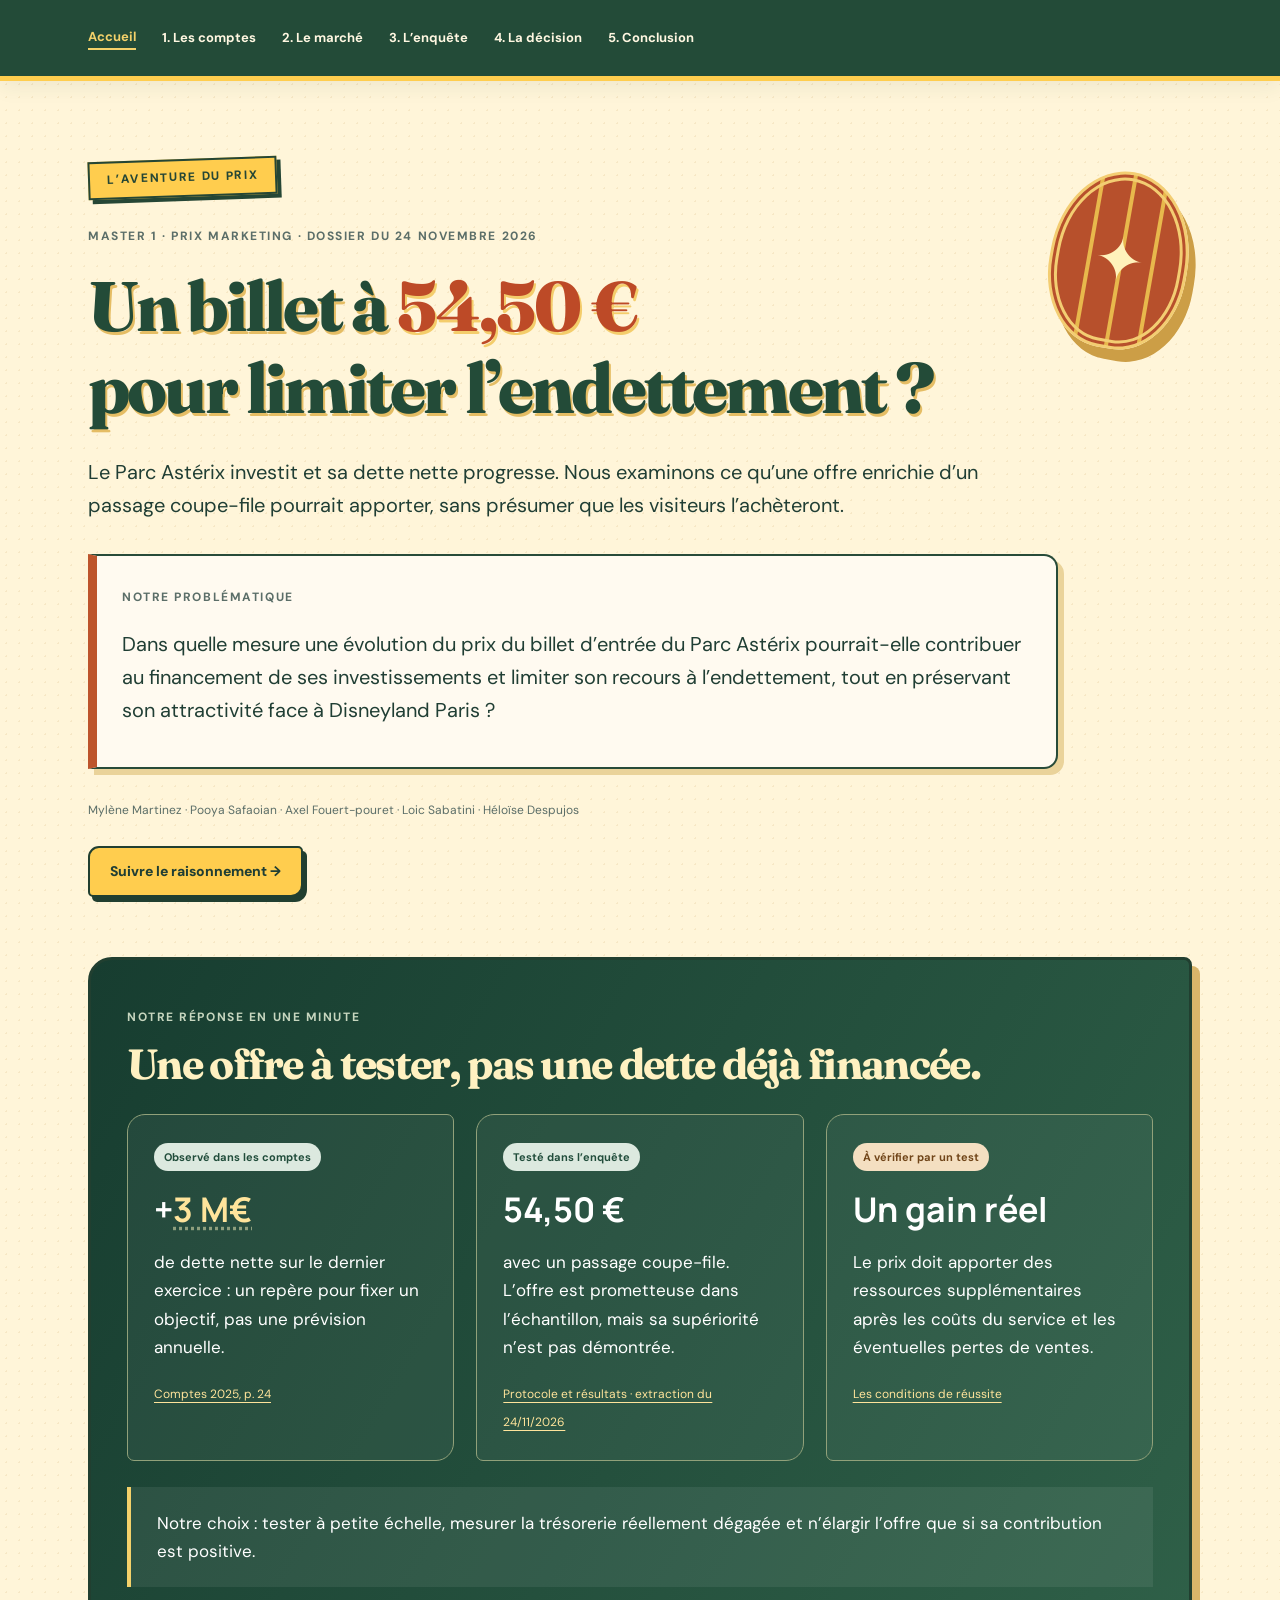
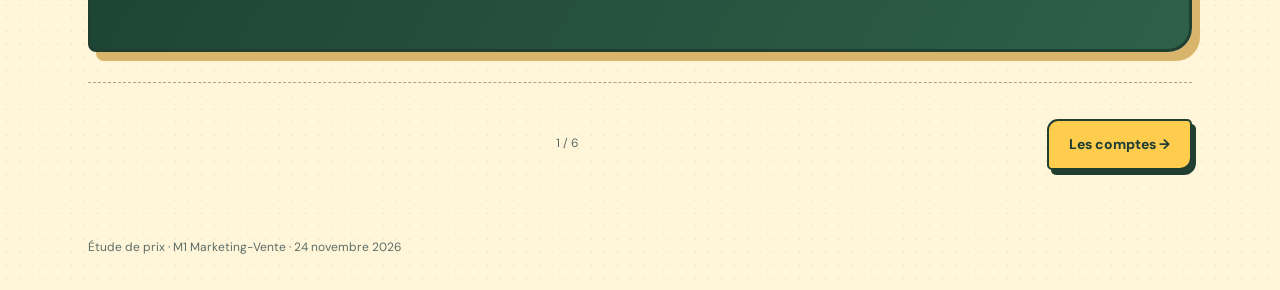
<file: index.html>
<!doctype html><html lang="fr"><head><meta charset="utf-8"><meta name="viewport" content="width=device-width,initial-scale=1"><title>Accueil · Parc Astérix</title><link rel="stylesheet" href="dossier.css?v=2"><link rel="stylesheet" href="ambiance.css?v=3"></head><body><header class="top"><nav class="wrap" aria-label="Sommaire"><a href="index.html" aria-current="page">Accueil</a><a href="comptes.html" >1. Les comptes</a><a href="marche.html" >2. Le marché</a><a href="enquete.html" >3. L’enquête</a><a href="decision.html" >4. La décision</a><a href="conclusion.html" >5. Conclusion</a></nav></header><main class="wrap"><section id="accueil" class="hero">
<p class="eyebrow">Master 1 · Prix marketing · Dossier du 24 novembre 2026</p>
<h1>Un billet à <em>54,50 €</em><br>pour limiter l’endettement ?</h1>
<p class="lead">Le Parc Astérix investit et sa dette nette progresse. Nous examinons ce qu’une offre enrichie d’un passage coupe-file pourrait apporter, sans présumer que les visiteurs l’achèteront.</p>
<div class="question"><p class="eyebrow">Notre problématique</p><p>Dans quelle mesure une évolution du prix du billet d’entrée du Parc Astérix pourrait-elle contribuer au financement de ses investissements et limiter son recours à l’endettement, tout en préservant son attractivité face à Disneyland Paris ?</p></div>
<p class="team">Mylène Martinez · Pooya Safaoian · Axel Fouert-pouret · Loic Sabatini · Héloïse Despujos</p>
<a class="button" href="comptes.html#finances" title="Suivre le raisonnement → — ouvrir la source ou la rubrique">Suivre le raisonnement →</a>
</section><section id="bref" class="summary"><p class="eyebrow">Notre réponse en une minute</p><h2>Une offre à tester, pas une dette déjà financée.</h2>
<div class="grid three">
<article><span class="label observed">Observé dans les comptes</span><strong class="metric">+<a class="number-source" href="sources/grevin-comptes-sociaux-2025.pdf#page=24" title="Comptes 2025, p. 24 : dette nette 90 M€ contre 87 M€. Différence calculée : +3 M€.">3 M€</a></strong><p>de dette nette sur le dernier exercice : un repère pour fixer un objectif, pas une prévision annuelle.</p><a class="source" href="sources/grevin-comptes-sociaux-2025.pdf#page=24" title="Comptes 2025, p. 24 — ouvrir la source ou la rubrique">Comptes 2025, p. 24</a></article>
<article><span class="label observed">Testé dans l’enquête</span><strong class="metric">54,50 €</strong><p>avec un passage coupe-file. L’offre est prometteuse dans l’échantillon, mais sa supériorité n’est pas démontrée.</p><a class="source" href="enquete.html#resultats" title="Protocole et résultats · extraction du 24/11/2026 — ouvrir la source ou la rubrique">Protocole et résultats · extraction du 24/11/2026</a></article>
<article><span class="label assumed">À vérifier par un test</span><strong class="metric">Un gain réel</strong><p>Le prix doit apporter des ressources supplémentaires après les coûts du service et les éventuelles pertes de ventes.</p><a class="source" href="decision.html#risque" title="Risques et conditions de réussite de la proposition du groupe.">Les conditions de réussite</a></article>
</div><p class="takeaway">Notre choix : tester à petite échelle, mesurer la trésorerie réellement dégagée et n’élargir l’offre que si sa contribution est positive.</p></section><nav class="page-arrows" aria-label="Changer de page"><span></span><span>1 / 6</span><a class="button" href="comptes.html">Les comptes →</a></nav></main><footer class="wrap">Étude de prix · M1 Marketing-Vente · 24 novembre 2026</footer><script src="ambiance.js?v=3"></script></body></html>
</file>
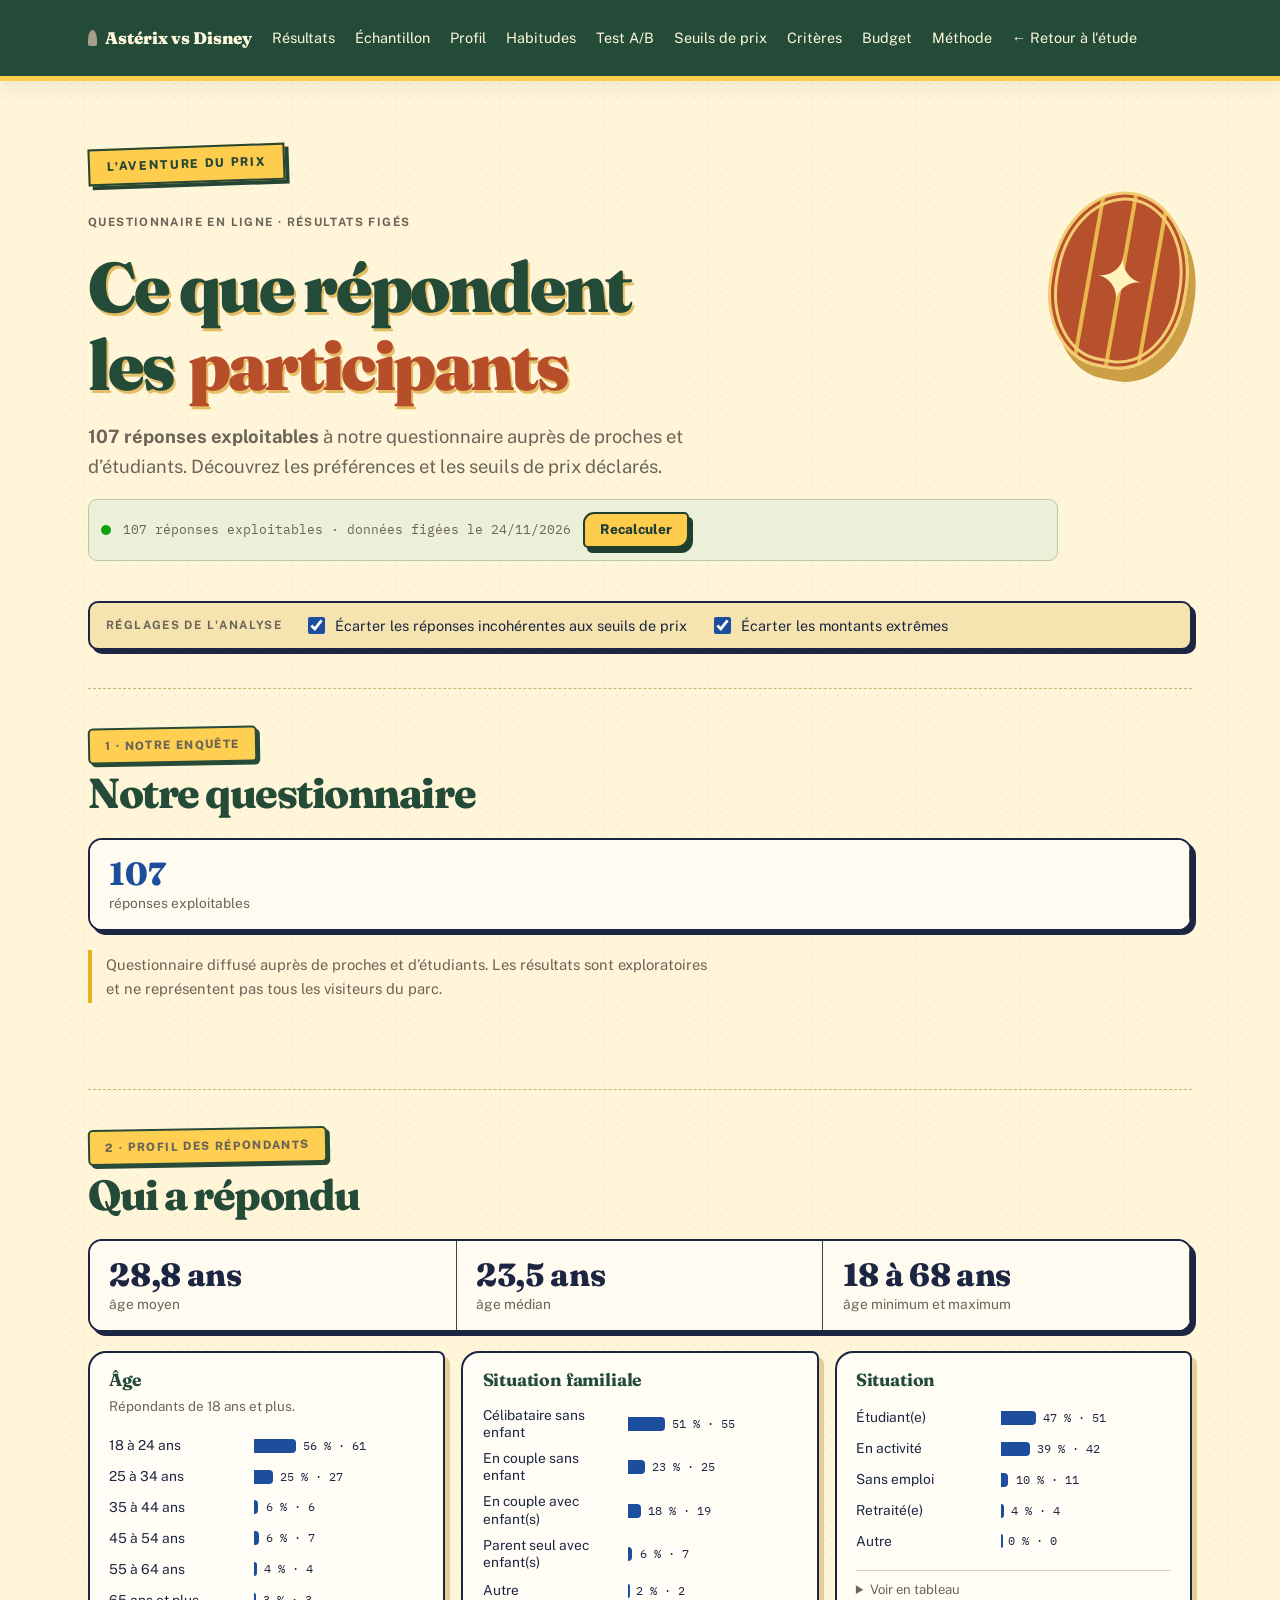
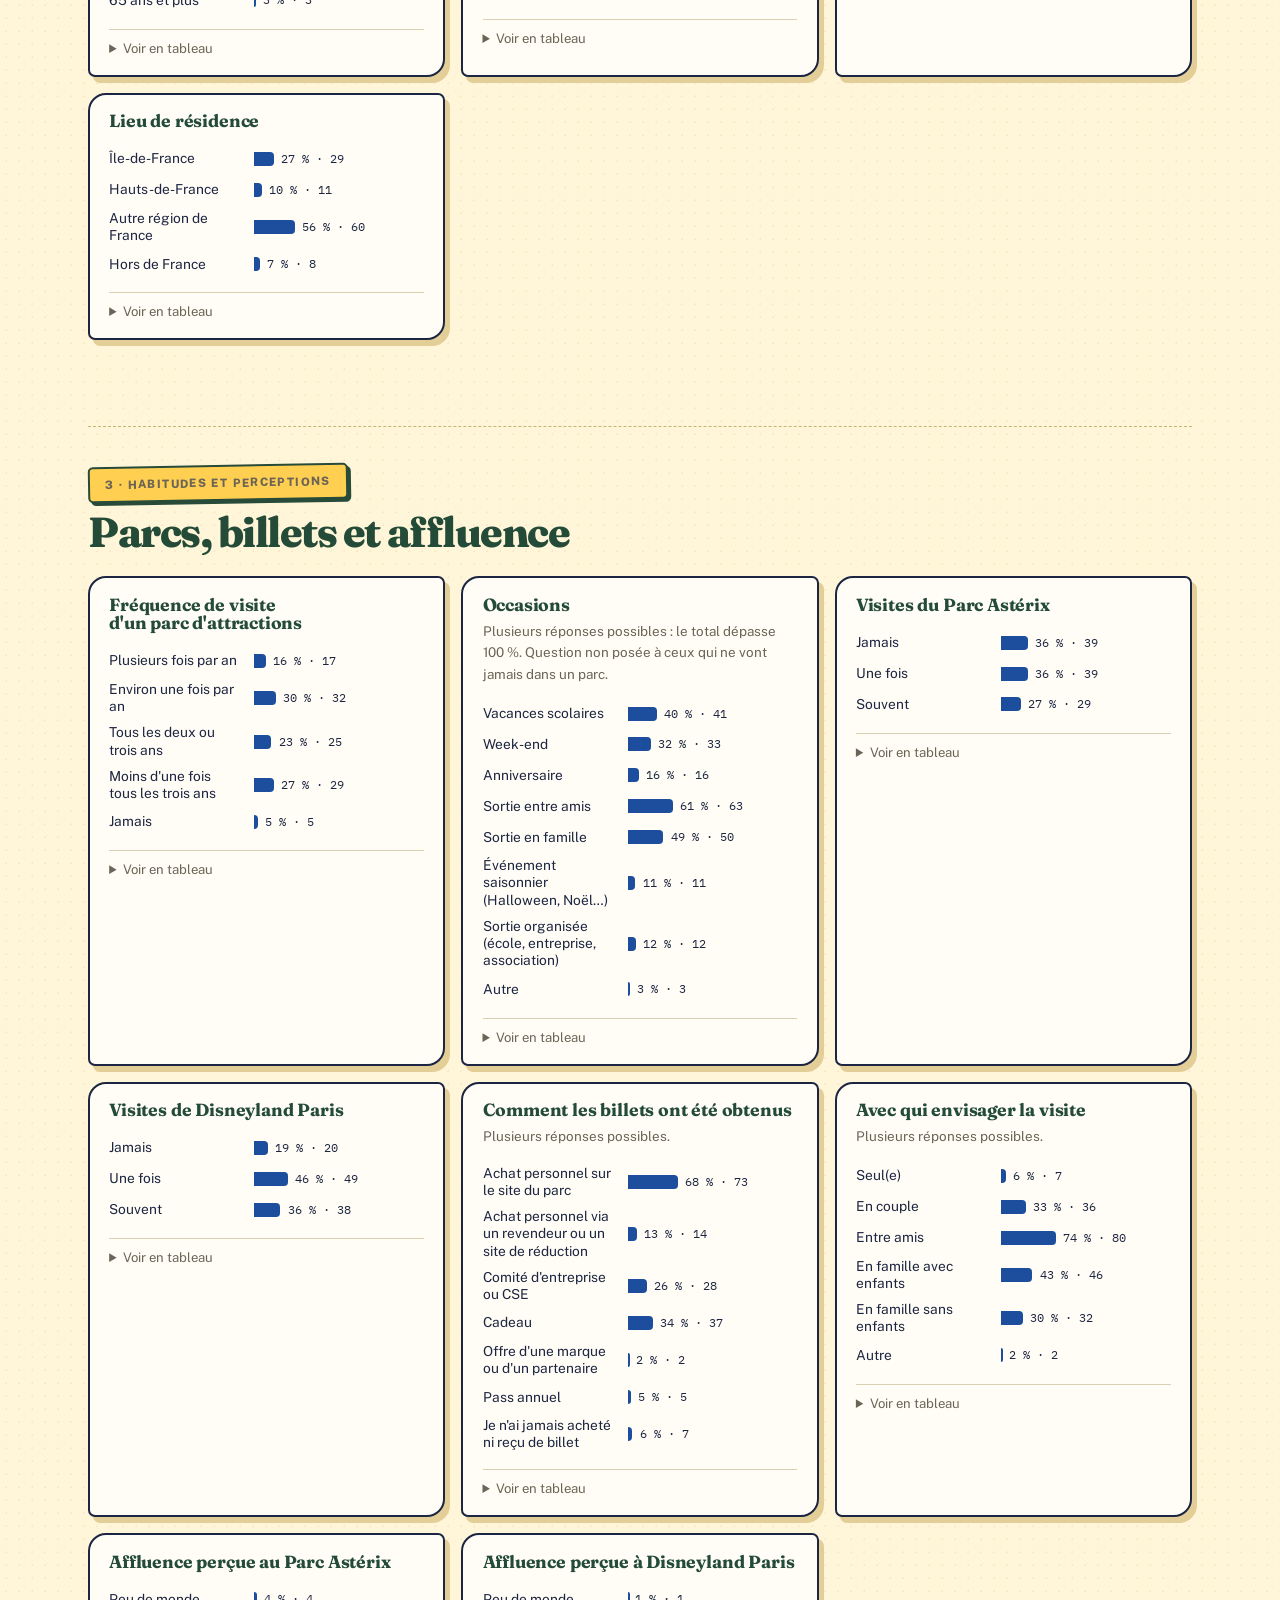
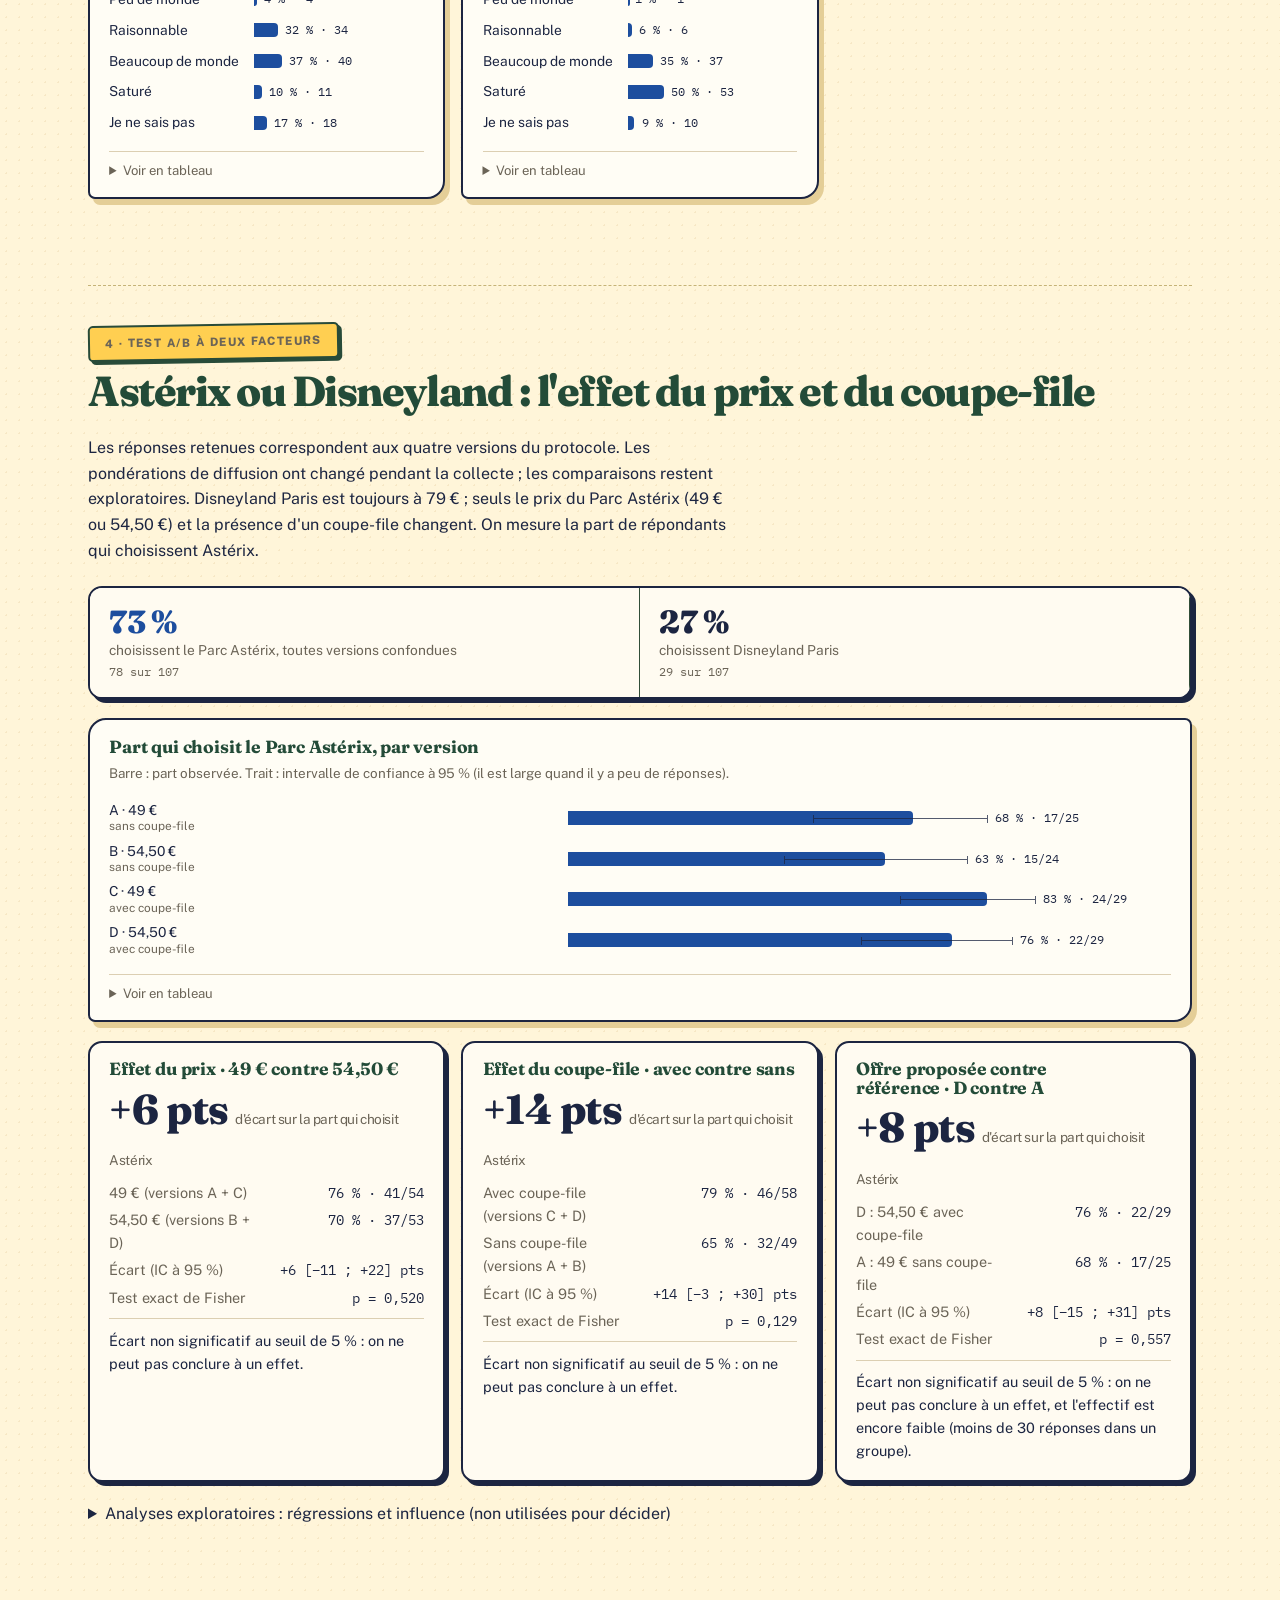
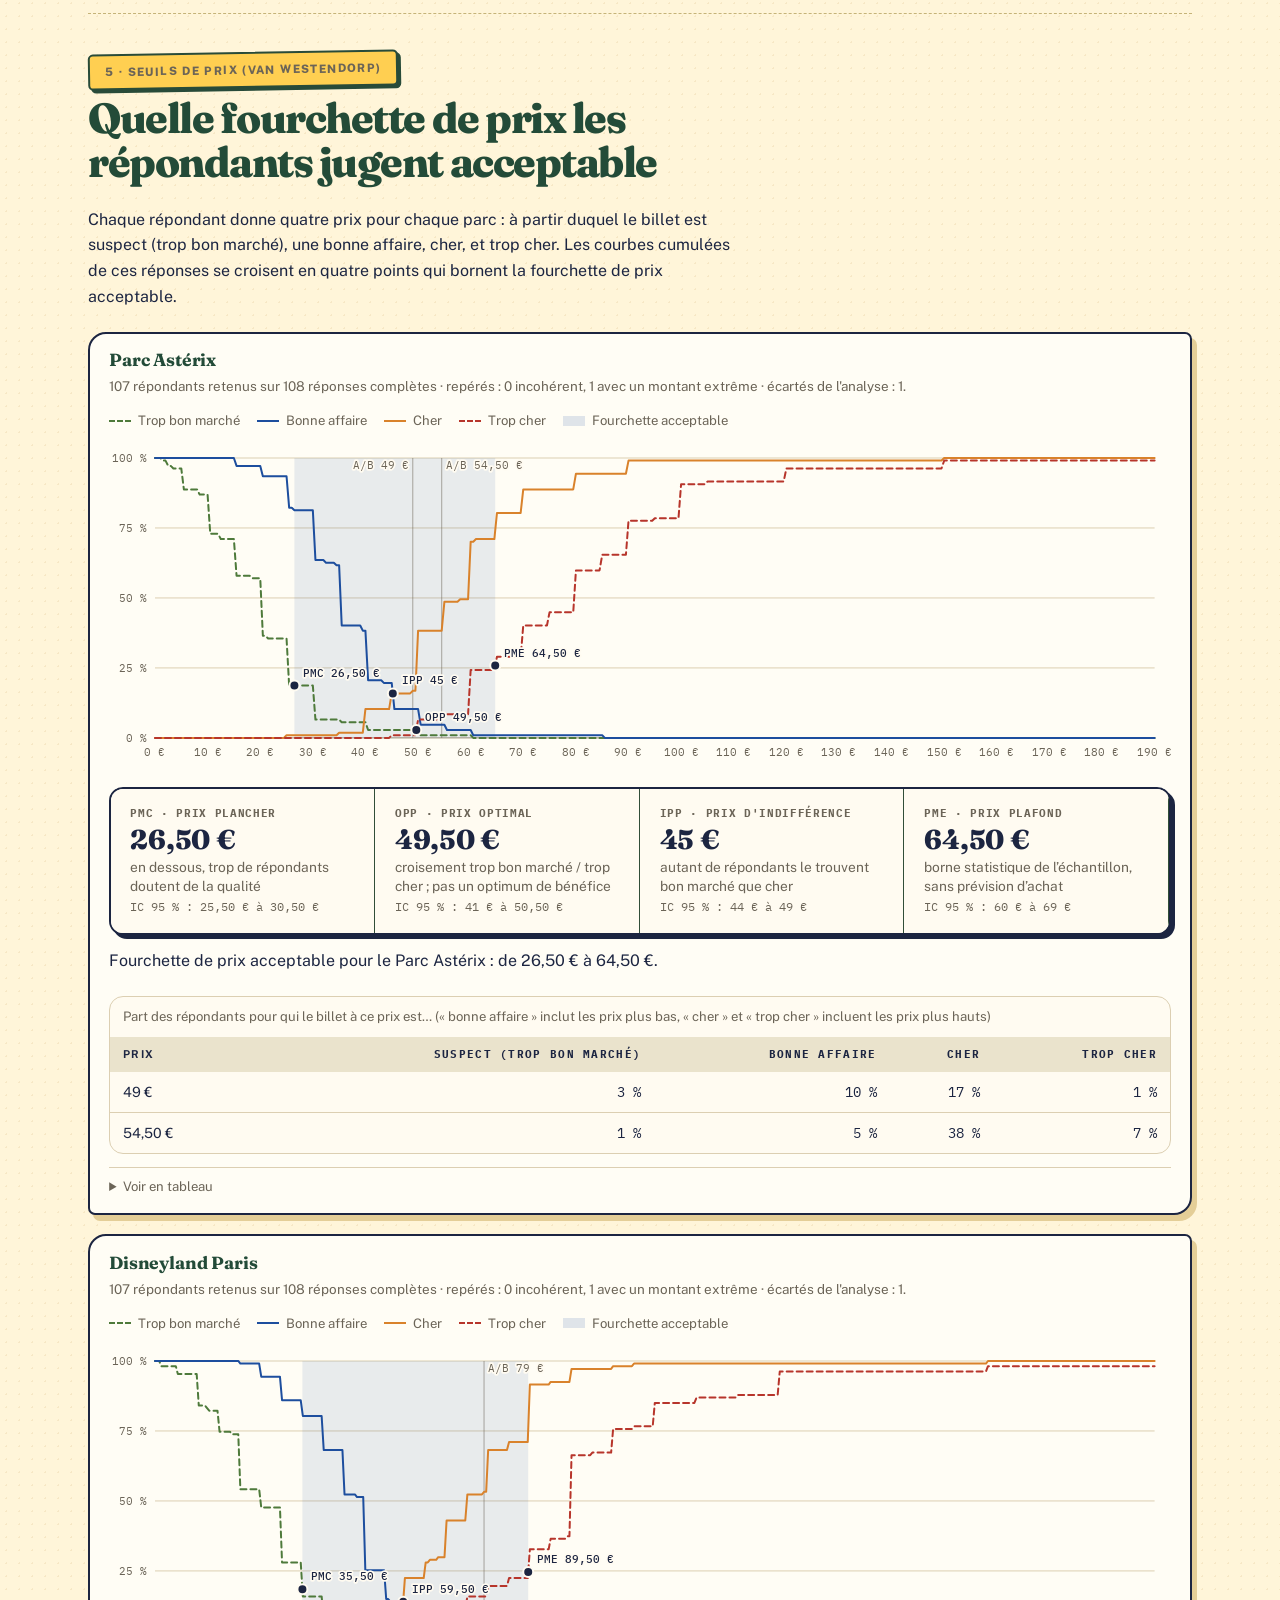
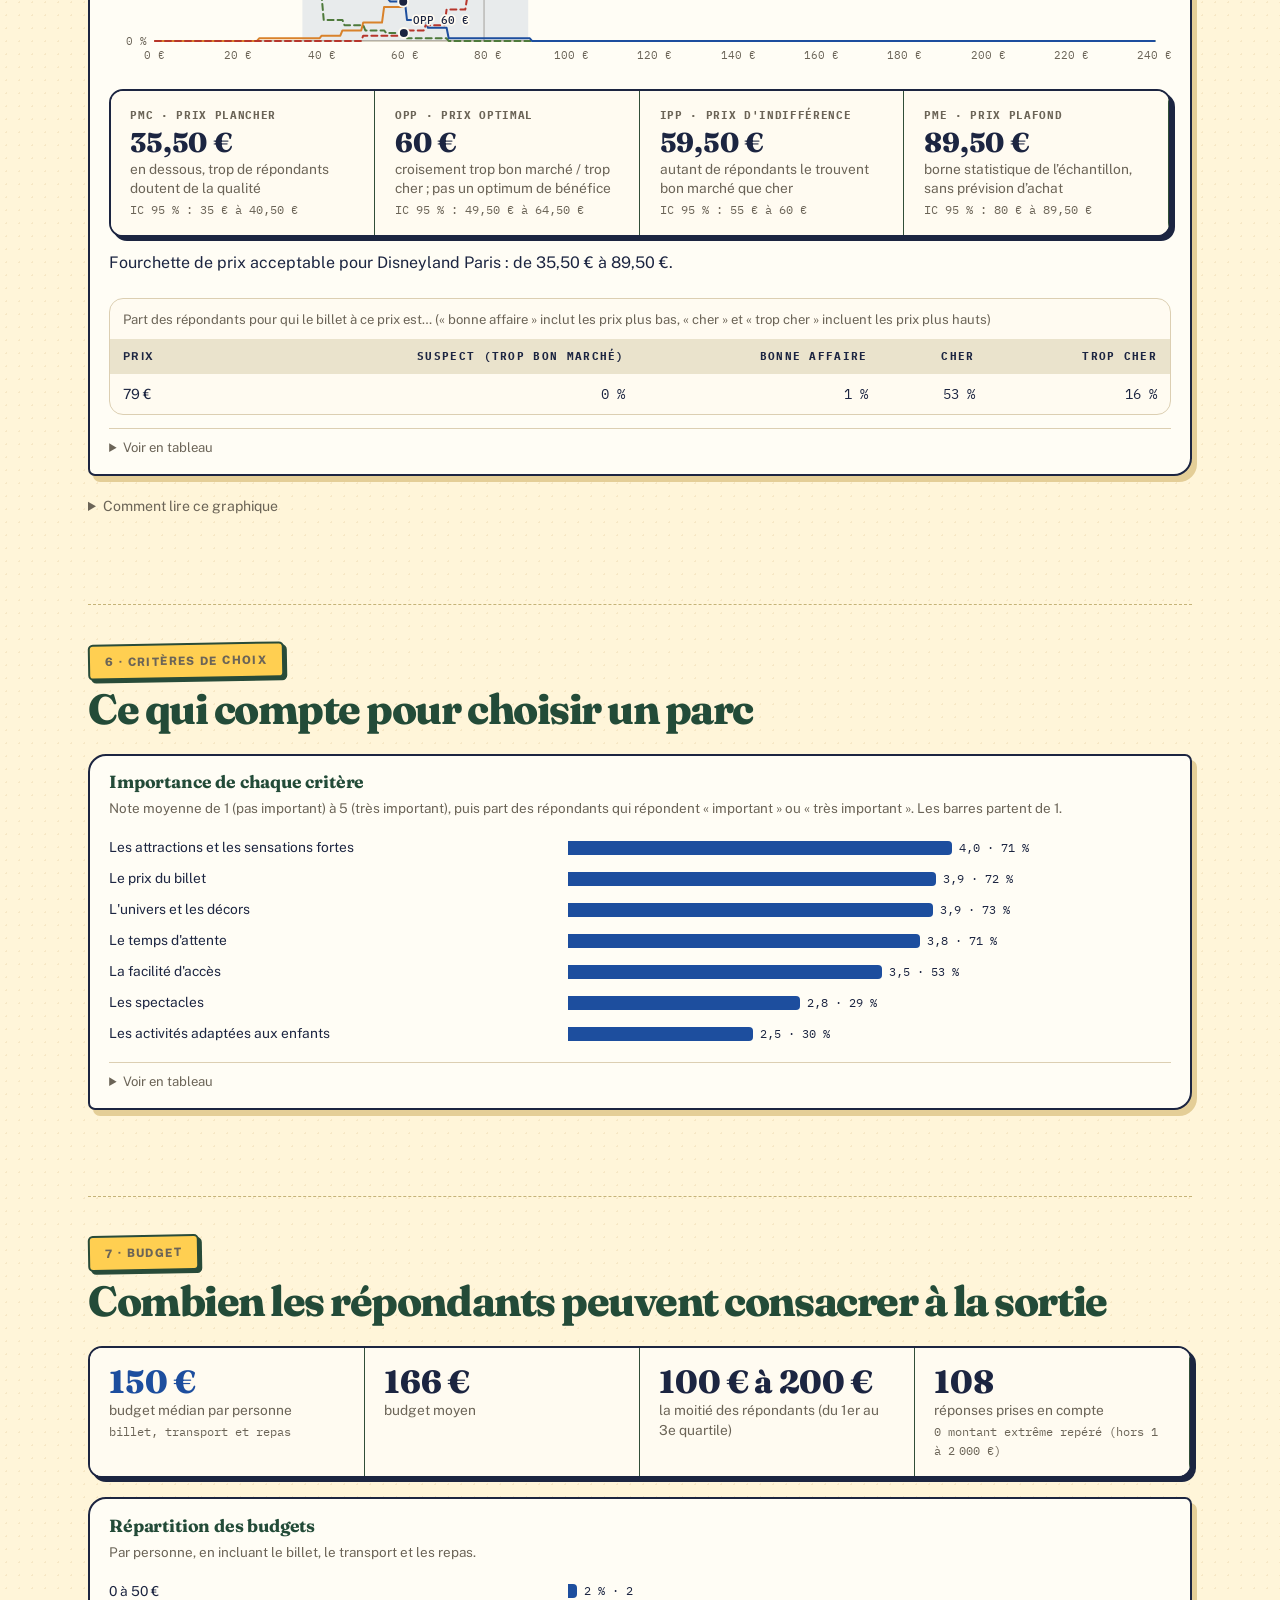
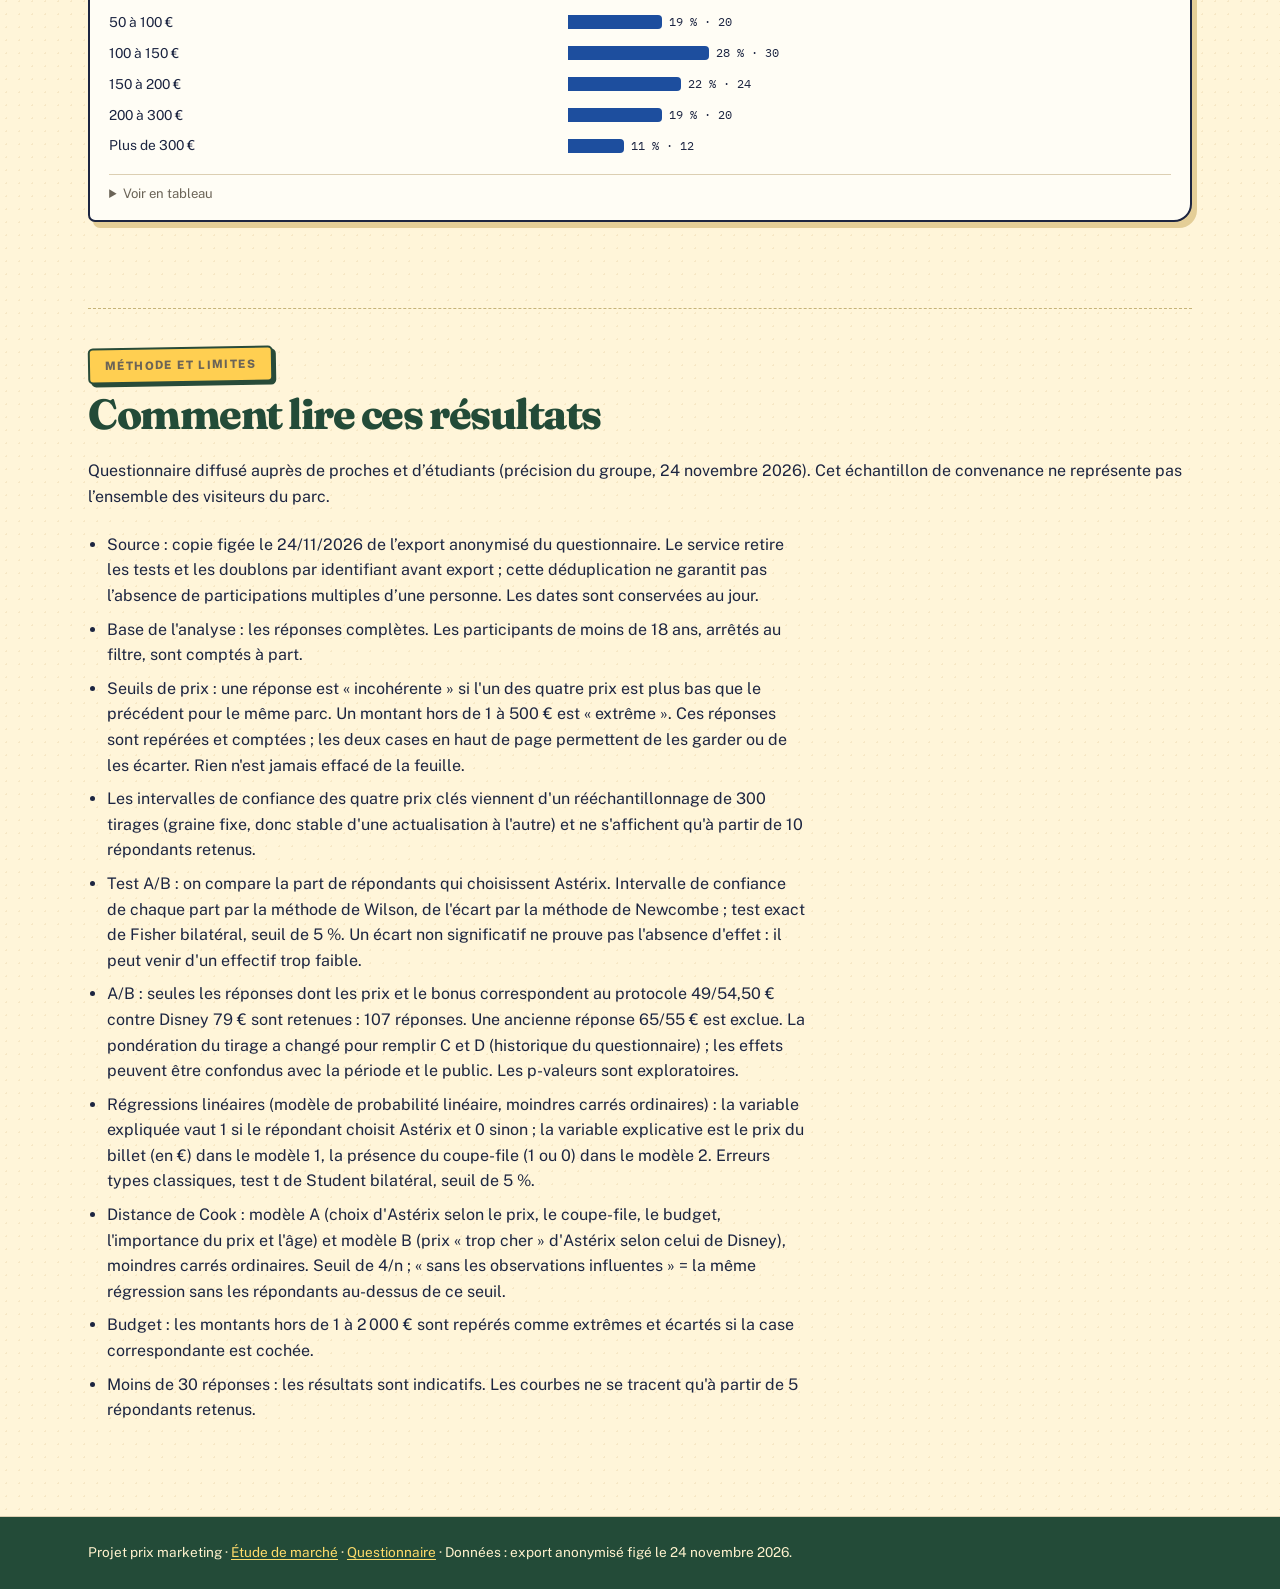
<file: analyse/index.html>
<!doctype html>
<html lang="fr" data-theme="light">
<head>
<meta charset="utf-8">
<meta name="viewport" content="width=device-width, initial-scale=1, viewport-fit=cover">
<title>Résultats du questionnaire · Prix Astérix</title>
<meta name="description" content="Analyse figée des réponses au questionnaire sur le prix d'une journée au Parc Astérix et à Disneyland Paris : test A/B, seuils de prix Van Westendorp, profil des répondants.">
<link rel="preconnect" href="https://fonts.googleapis.com">
<link rel="preconnect" href="https://fonts.gstatic.com" crossorigin>
<link rel="stylesheet" href="https://fonts.googleapis.com/css2?family=Fraunces:opsz,wght@9..144,500..900&family=Caveat+Brush&family=Public+Sans:ital,wght@0,400;0,600;0,700;1,400&family=IBM+Plex+Mono:wght@400;500&display=swap">
<link rel="stylesheet" href="style.css?v=4">
<link rel="stylesheet" href="../garde.css?v=6">
<link rel="stylesheet" href="../ambiance.css?v=3"></head>
<body class="analysis-page">

<nav class="top" aria-label="Sections">
  <div class="wrap">
    <a class="brand" href="../index.html">Astérix vs Disney</a>
    <a href="#haut">Résultats</a>
    <a href="#echantillon">Échantillon</a>
    <a href="#profil">Profil</a>
    <a href="#habitudes">Habitudes</a>
    <a href="#ab">Test A/B</a>
    <a href="#prix">Seuils de prix</a>
    <a href="#criteres">Critères</a>
    <a href="#budget">Budget</a>
    <a href="#methode">Méthode</a>
    <a href="../enquete.html">← Retour à l'étude</a>
  </div>
</nav>

<main class="wrap" id="haut">
  <header class="hero">
    <p class="eyebrow">Questionnaire en ligne · résultats figés</p>
    <h1>Ce que répondent<br>les <mark>participants</mark></h1>
    <p class="lede"><strong>107 réponses exploitables</strong> à notre questionnaire auprès de proches et d’étudiants. Découvrez les préférences et les seuils de prix déclarés.</p>
    <div class="etat" id="etat-bandeau">
      <span class="pastille-etat" id="pastille-etat" aria-hidden="true"></span>
      <span id="etat-texte" role="status" aria-live="polite">Chargement des réponses…</span>
      <button type="button" class="bouton" id="bouton-actualiser">Recalculer</button>
    </div>
  </header>

  <div class="reglages" role="group" aria-label="Réglages de l'analyse">
    <span class="eyebrow">Réglages de l'analyse</span>
    <label><input type="checkbox" id="r-incoherents" checked> Écarter les réponses incohérentes aux seuils de prix</label>
    <label><input type="checkbox" id="r-extremes" checked> Écarter les montants extrêmes</label>
  </div>

  <div id="message-global" class="message-global" hidden></div>

  <section id="echantillon" aria-labelledby="t-echantillon">
    <div class="head">
      <p class="eyebrow">1 · Notre enquête</p>
      <h2 id="t-echantillon">Notre questionnaire</h2>
    </div>
    <div class="corps" data-corps="echantillon"><p class="vide">En attente des données…</p></div>
  </section>

  <section id="profil" aria-labelledby="t-profil">
    <div class="head">
      <p class="eyebrow">2 · Profil des répondants</p>
      <h2 id="t-profil">Qui a répondu</h2>
    </div>
    <div class="corps" data-corps="profil"><p class="vide">En attente des données…</p></div>
  </section>

  <section id="habitudes" aria-labelledby="t-habitudes">
    <div class="head">
      <p class="eyebrow">3 · Habitudes et perceptions</p>
      <h2 id="t-habitudes">Parcs, billets et affluence</h2>
    </div>
    <div class="corps" data-corps="habitudes"><p class="vide">En attente des données…</p></div>
  </section>

  <section id="ab" aria-labelledby="t-ab">
    <div class="head">
      <p class="eyebrow">4 · Test A/B à deux facteurs</p>
      <h2 id="t-ab">Astérix ou Disneyland : l'effet du prix et du coupe-file</h2>
    </div>
    <p class="prose">Les réponses retenues correspondent aux quatre versions du protocole. Les pondérations de diffusion ont changé pendant la collecte ; les comparaisons restent exploratoires. Disneyland Paris est toujours à 79&nbsp;€ ; seuls le prix du Parc Astérix (49&nbsp;€ ou 54,50&nbsp;€) et la présence d'un coupe-file changent. On mesure la part de répondants qui choisissent Astérix.</p>
    <div class="corps" data-corps="ab"><p class="vide">En attente des données…</p></div>
  </section>

  <section id="prix" aria-labelledby="t-prix">
    <div class="head">
      <p class="eyebrow">5 · Seuils de prix (Van Westendorp)</p>
      <h2 id="t-prix">Quelle fourchette de prix les répondants jugent acceptable</h2>
    </div>
    <p class="prose">Chaque répondant donne quatre prix pour chaque parc : à partir duquel le billet est suspect (trop bon marché), une bonne affaire, cher, et trop cher. Les courbes cumulées de ces réponses se croisent en quatre points qui bornent la fourchette de prix acceptable.</p>
    <div class="corps" data-corps="prix"><p class="vide">En attente des données…</p></div>
  </section>

  <section id="criteres" aria-labelledby="t-criteres">
    <div class="head">
      <p class="eyebrow">6 · Critères de choix</p>
      <h2 id="t-criteres">Ce qui compte pour choisir un parc</h2>
    </div>
    <div class="corps" data-corps="criteres"><p class="vide">En attente des données…</p></div>
  </section>

  <section id="budget" aria-labelledby="t-budget">
    <div class="head">
      <p class="eyebrow">7 · Budget</p>
      <h2 id="t-budget">Combien les répondants peuvent consacrer à la sortie</h2>
    </div>
    <div class="corps" data-corps="budget"><p class="vide">En attente des données…</p></div>
  </section>

  <section id="methode" aria-labelledby="t-methode">
    <div class="head">
      <p class="eyebrow">Méthode et limites</p>
      <h2 id="t-methode">Comment lire ces résultats</h2>
    </div>
    <p>Questionnaire diffusé auprès de proches et d’étudiants (précision du groupe, 24 novembre 2026). Cet échantillon de convenance ne représente pas l’ensemble des visiteurs du parc.</p><ul class="limits" id="liste-methode"></ul>
  </section>
</main>

<footer>
  <div class="wrap">Projet prix marketing · <a href="../index.html">Étude de marché</a> · <a href="../questionnaire-ab/index.html">Questionnaire</a> · Données : export anonymisé figé le 24 novembre 2026.</div>
</footer>

<script src="donnees-figees.js?v=1"></script>
<script src="analyse.js?v=3"></script>
<script src="../ambiance.js?v=3"></script></body>
</html>
</file>
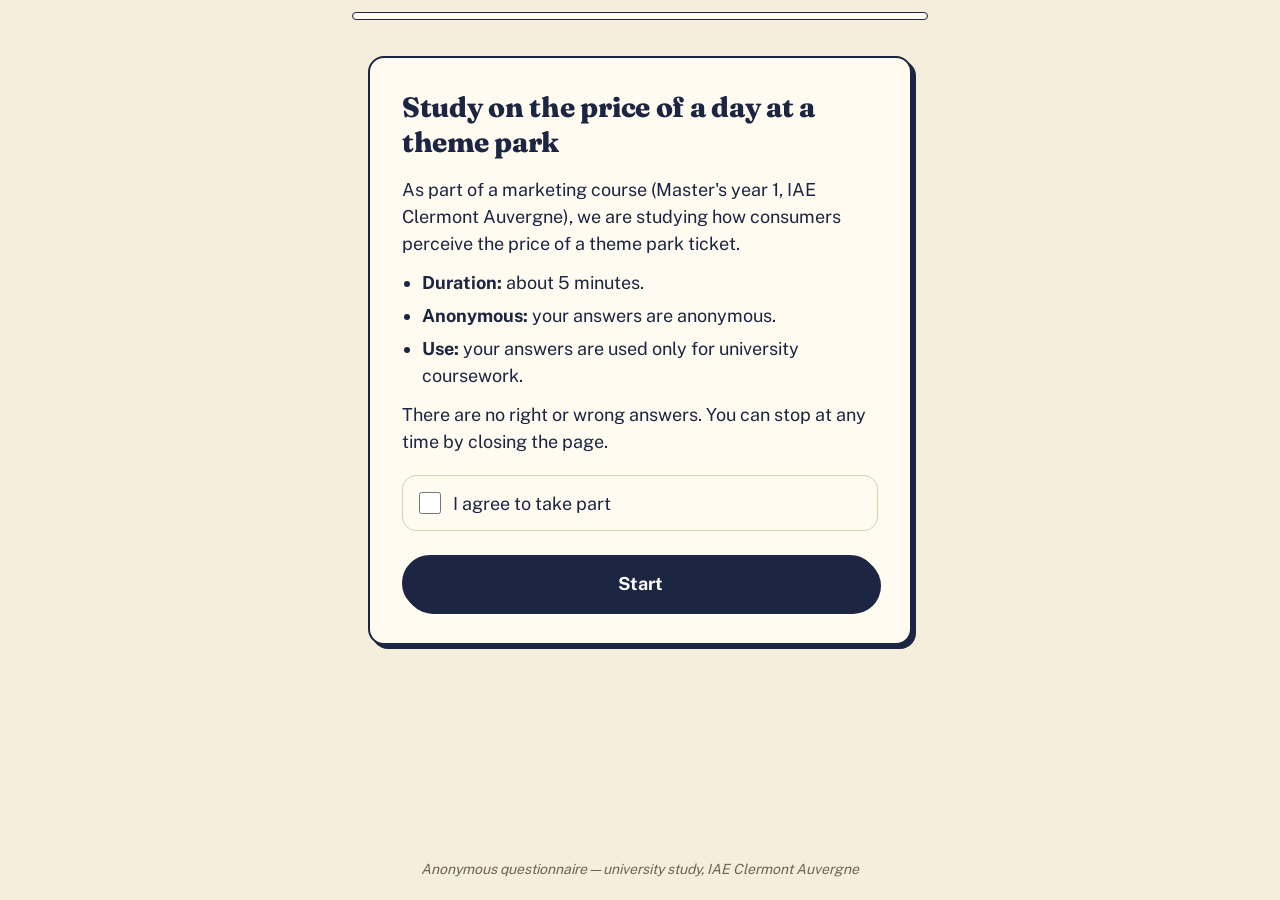
<file: questionnaire-ab/index.html>
<!DOCTYPE html>
<html lang="fr">
<head>
  <meta charset="utf-8">
  <meta name="viewport" content="width=device-width, initial-scale=1">
  <!-- Empêche le questionnaire d'apparaître dans les moteurs de recherche -->
  <meta name="robots" content="noindex">
  <title>Questionnaire – étude universitaire</title>
  <!-- ?v=16 : numéro de version. Augmente-le (8, 9…) à chaque modification
       pour que les navigateurs chargent bien les nouveaux fichiers. -->
  <link rel="stylesheet" href="style.css?v=17">
  <script src="traduction.js?v=16" defer></script>
  <script src="script.js?v=16" defer></script>
</head>
<body>

  <!-- Bandeau affiché seulement avec ?test=1 ou ?version=A / ?version=B dans l'adresse -->
  <div class="bandeau-test" id="bandeau-test" hidden></div>

  <!-- Barre de progression : script.js la fait avancer à chaque écran -->
  <header class="entete">
    <div class="progression" id="progression" role="progressbar"
         aria-label="Progression du questionnaire"
         aria-valuemin="0" aria-valuemax="100" aria-valuenow="0">
      <div class="progression-remplissage" id="progression-remplissage"></div>
    </div>
    <!-- Indique la partie en cours (ex. « Partie 2 sur 4 · Vos habitudes ») : script.js le remplit -->
    <p class="compteur" id="compteur" aria-live="polite" hidden></p>
  </header>

  <main class="contenu">
    <!--
      Chaque <section class="ecran"> est UN écran du questionnaire (une partie entière, 4 à 5 questions max).
      Les 4 parties : Vous, Vos habitudes, Vos choix, Vos seuils de prix.
      Une seule page est visible à la fois : script.js passe à la suivante
      quand on clique sur le bouton. Chaque question est dans un bloc class="question".

      Types de réponses :
      - boutons ronds (type="radio")      : une seule réponse ;
      - cases carrées (type="checkbox")   : plusieurs réponses possibles ;
        data-exclusive = réponse qui décoche les autres (« Aucun des deux »…) ;
      - champ chiffré (class="champ-prix") : un montant ou un nombre ;
      - matrice (class="matrice")         : une réponse par ligne.
    -->
    <form id="questionnaire" class="carte" novalidate>

      <!-- ============ ACCUEIL ============ -->
      <section class="ecran actif" data-bouton="Commencer">
        <h1 tabindex="-1">Étude sur le prix d'une journée en parc d'attractions</h1>
        <p>Dans le cadre d'un cours de marketing (Master 1, IAE Clermont Auvergne), nous étudions comment les consommateurs perçoivent le prix d'un billet de parc d'attractions.</p>
        <ul class="infos">
          <li><strong>Durée&nbsp;:</strong> environ 5 minutes.</li>
          <li><strong>Anonyme&nbsp;:</strong> vos réponses sont anonymes.</li>
          <li><strong>Utilisation&nbsp;:</strong> vos réponses servent uniquement à un travail universitaire.</li>
        </ul>
        <p>Il n'y a pas de bonne ou de mauvaise réponse. Vous pouvez arrêter à tout moment en fermant la page.</p>
        <label class="option option-accord">
          <input type="checkbox" name="accord" value="oui">
          <span>J'accepte de participer</span>
        </label>
      </section>

      <!-- ============ FILTRE (ÂGE) ============ -->
      <!-- data-filtre : l'âge est demandé ici. Moins de 18 ans → le questionnaire s'arrête (statut « filtré ») -->
      <section class="ecran" data-filtre>
        <div class="question">
          <h2 id="q-age" tabindex="-1">Quel âge avez-vous&nbsp;?</h2>
          <div class="champ-prix">
            <input type="text" inputmode="numeric" autocomplete="off" name="age" data-nombre="entier" data-min="1" data-max="120" aria-labelledby="q-age">
            <span aria-hidden="true">ans</span>
          </div>
        </div>
      </section>

      <!-- ============ PAGE « VOUS » ============ -->
      <section class="ecran">
        <p class="partie">Vous</p>
        <fieldset class="question">
          <legend><h2 tabindex="-1">Quelle est votre situation familiale&nbsp;?</h2></legend>
          <label class="option"><input type="radio" name="situation_familiale" value="Célibataire sans enfant"><span>Célibataire sans enfant</span></label>
          <label class="option"><input type="radio" name="situation_familiale" value="En couple sans enfant"><span>En couple sans enfant</span></label>
          <label class="option"><input type="radio" name="situation_familiale" value="En couple avec enfant(s)"><span>En couple avec enfant(s)</span></label>
          <label class="option"><input type="radio" name="situation_familiale" value="Parent seul avec enfant(s)"><span>Parent seul avec enfant(s)</span></label>
          <label class="option"><input type="radio" name="situation_familiale" value="Autre"><span>Autre</span></label>
        </fieldset>
        <fieldset class="question">
          <legend><h2 tabindex="-1">Quelle est votre situation&nbsp;?</h2></legend>
          <label class="option"><input type="radio" name="situation" value="Étudiant(e)"><span>Étudiant(e)</span></label>
          <label class="option"><input type="radio" name="situation" value="En activité"><span>En activité</span></label>
          <label class="option"><input type="radio" name="situation" value="Sans emploi"><span>Sans emploi</span></label>
          <label class="option"><input type="radio" name="situation" value="Retraité(e)"><span>Retraité(e)</span></label>
          <label class="option"><input type="radio" name="situation" value="Autre"><span>Autre</span></label>
        </fieldset>
        <fieldset class="question">
          <legend><h2 tabindex="-1">Où habitez-vous&nbsp;?</h2></legend>
          <label class="option"><input type="radio" name="residence" value="Île-de-France"><span>Île-de-France</span></label>
          <label class="option"><input type="radio" name="residence" value="Hauts-de-France"><span>Hauts-de-France</span></label>
          <label class="option"><input type="radio" name="residence" value="Autre région de France"><span>Autre région de France</span></label>
          <label class="option"><input type="radio" name="residence" value="Hors de France"><span>Hors de France</span></label>
        </fieldset>
      </section>

      <!-- ============ PARTIE « VOS HABITUDES » ============ -->
      <!-- data-masquer-si : la question disparaît quand la réponse indiquée est cochée -->
      <section class="ecran">
        <p class="partie">Vos habitudes</p>
        <fieldset class="question">
          <legend><h2 tabindex="-1">À quelle fréquence allez-vous dans un parc d'attractions&nbsp;?</h2></legend>
          <label class="option"><input type="radio" name="frequence" value="Plusieurs fois par an"><span>Plusieurs fois par an</span></label>
          <label class="option"><input type="radio" name="frequence" value="Environ une fois par an"><span>Environ une fois par an</span></label>
          <label class="option"><input type="radio" name="frequence" value="Tous les deux ou trois ans"><span>Tous les deux ou trois ans</span></label>
          <label class="option"><input type="radio" name="frequence" value="Moins d&#x27;une fois tous les trois ans"><span>Moins d&#x27;une fois tous les trois ans</span></label>
          <label class="option"><input type="radio" name="frequence" value="Jamais"><span>Jamais</span></label>
        </fieldset>
        <fieldset class="question" data-masquer-si="frequence=Jamais">
          <legend><h2 tabindex="-1">À quelles occasions y allez-vous&nbsp;?</h2><span class="consigne">Plusieurs réponses possibles.</span></legend>
          <label class="option"><input type="checkbox" name="occasions" value="Vacances scolaires"><span>Vacances scolaires</span></label>
          <label class="option"><input type="checkbox" name="occasions" value="Week-end"><span>Week-end</span></label>
          <label class="option"><input type="checkbox" name="occasions" value="Anniversaire"><span>Anniversaire</span></label>
          <label class="option"><input type="checkbox" name="occasions" value="Sortie entre amis"><span>Sortie entre amis</span></label>
          <label class="option"><input type="checkbox" name="occasions" value="Sortie en famille"><span>Sortie en famille</span></label>
          <label class="option"><input type="checkbox" name="occasions" value="Événement saisonnier (Halloween, Noël…)"><span>Événement saisonnier (Halloween, Noël…)</span></label>
          <label class="option"><input type="checkbox" name="occasions" value="Sortie organisée (école, entreprise, association)"><span>Sortie organisée (école, entreprise, association)</span></label>
          <label class="option"><input type="checkbox" name="occasions" value="Autre"><span>Autre</span></label>
        </fieldset>
        <div class="question matrice">
          <h2 tabindex="-1">Quels parcs avez-vous déjà visités&nbsp;?</h2>
          <span class="consigne">Pour chaque parc, indiquez si vous y êtes déjà allé(e).</span>
          <fieldset class="ligne-matrice">
            <legend>Parc Astérix</legend>
            <div class="pastilles">
              <label class="pastille"><input type="radio" name="visite_asterix" value="Jamais"><span>Jamais</span></label>
              <label class="pastille"><input type="radio" name="visite_asterix" value="Une fois"><span>Une fois</span></label>
              <label class="pastille"><input type="radio" name="visite_asterix" value="Souvent"><span>Souvent</span></label>
            </div>
          </fieldset>
          <fieldset class="ligne-matrice">
            <legend>Disneyland Paris</legend>
            <div class="pastilles">
              <label class="pastille"><input type="radio" name="visite_disney" value="Jamais"><span>Jamais</span></label>
              <label class="pastille"><input type="radio" name="visite_disney" value="Une fois"><span>Une fois</span></label>
              <label class="pastille"><input type="radio" name="visite_disney" value="Souvent"><span>Souvent</span></label>
            </div>
          </fieldset>
        </div>
        <fieldset class="question">
          <legend><h2 tabindex="-1">Comment avez-vous obtenu vos billets de parc&nbsp;?</h2><span class="consigne">Plusieurs réponses possibles.</span></legend>
          <label class="option"><input type="checkbox" name="achat_billet" value="Achat personnel sur le site du parc"><span>Achat personnel sur le site du parc</span></label>
          <label class="option"><input type="checkbox" name="achat_billet" value="Achat personnel via un revendeur ou un site de réduction"><span>Achat personnel via un revendeur ou un site de réduction</span></label>
          <label class="option"><input type="checkbox" name="achat_billet" value="Comité d&#x27;entreprise ou CSE"><span>Comité d&#x27;entreprise ou CSE</span></label>
          <label class="option"><input type="checkbox" name="achat_billet" value="Cadeau"><span>Cadeau</span></label>
          <label class="option"><input type="checkbox" name="achat_billet" value="Offre d&#x27;une marque ou d&#x27;un partenaire"><span>Offre d&#x27;une marque ou d&#x27;un partenaire</span></label>
          <label class="option"><input type="checkbox" name="achat_billet" value="Pass annuel"><span>Pass annuel</span></label>
          <label class="option"><input type="checkbox" name="achat_billet" value="Je n&#x27;ai jamais acheté ni reçu de billet" data-exclusive><span>Je n&#x27;ai jamais acheté ni reçu de billet</span></label>
        </fieldset>
        <div class="question matrice">
          <h2 tabindex="-1">Selon vous, y a-t-il beaucoup de monde dans chaque parc&nbsp;?</h2>
          <span class="consigne">Pensez à l'affluence et aux files d'attente. Une réponse par parc.</span>
          <fieldset class="ligne-matrice">
            <legend>Parc Astérix</legend>
            <div class="pastilles">
              <label class="pastille"><input type="radio" name="affluence_asterix" value="Peu de monde"><span>Peu de monde</span></label>
              <label class="pastille"><input type="radio" name="affluence_asterix" value="Raisonnable"><span>Raisonnable</span></label>
              <label class="pastille"><input type="radio" name="affluence_asterix" value="Beaucoup de monde"><span>Beaucoup de monde</span></label>
              <label class="pastille"><input type="radio" name="affluence_asterix" value="Saturé"><span>Saturé</span></label>
              <label class="pastille"><input type="radio" name="affluence_asterix" value="Je ne sais pas"><span>Je ne sais pas</span></label>
            </div>
          </fieldset>
          <fieldset class="ligne-matrice">
            <legend>Disneyland Paris</legend>
            <div class="pastilles">
              <label class="pastille"><input type="radio" name="affluence_disney" value="Peu de monde"><span>Peu de monde</span></label>
              <label class="pastille"><input type="radio" name="affluence_disney" value="Raisonnable"><span>Raisonnable</span></label>
              <label class="pastille"><input type="radio" name="affluence_disney" value="Beaucoup de monde"><span>Beaucoup de monde</span></label>
              <label class="pastille"><input type="radio" name="affluence_disney" value="Saturé"><span>Saturé</span></label>
              <label class="pastille"><input type="radio" name="affluence_disney" value="Je ne sais pas"><span>Je ne sais pas</span></label>
            </div>
          </fieldset>
        </div>
      </section>

      <!-- ============ PARTIE « VOS CHOIX » ============ -->
      <!-- TEST A/B : seuls les prix (et le cadeau de la version B) changent entre A et B.
           script.js écrit les prix dans data-prix-asterix et data-prix-disney. -->
      <section class="ecran">
        <p class="partie">Vos choix</p>
        <fieldset class="question">
          <legend><h2 tabindex="-1">Pour un billet adulte d'une journée, sans transport ni hôtel, quel parc choisiriez-vous avec les offres suivantes&nbsp;?</h2></legend>
          <ul class="prix-ab">
            <li><span>Parc Astérix</span> <strong data-prix-asterix></strong></li>
            <li><span>Disneyland Paris</span> <strong data-prix-disney></strong></li>
          </ul>
          <label class="option"><input type="radio" name="choix_ab" value="Asterix"><span>Parc Astérix</span></label>
          <label class="option"><input type="radio" name="choix_ab" value="Disneyland"><span>Disneyland Paris</span></label>
        </fieldset>
        <div class="question matrice">
          <h2 tabindex="-1">Quelle importance ont ces critères dans le choix d'un parc&nbsp;?</h2>
          <span class="consigne">Une réponse par ligne.</span>
          <fieldset class="ligne-matrice">
            <legend>Le prix du billet</legend>
            <div class="pastilles">
              <label class="pastille"><input type="radio" name="importance_prix" value="1"><span>Pas important</span></label>
              <label class="pastille"><input type="radio" name="importance_prix" value="2"><span>Peu important</span></label>
              <label class="pastille"><input type="radio" name="importance_prix" value="3"><span>Moyen</span></label>
              <label class="pastille"><input type="radio" name="importance_prix" value="4"><span>Important</span></label>
              <label class="pastille"><input type="radio" name="importance_prix" value="5"><span>Très important</span></label>
            </div>
          </fieldset>
          <fieldset class="ligne-matrice">
            <legend>Les attractions et les sensations fortes</legend>
            <div class="pastilles">
              <label class="pastille"><input type="radio" name="importance_attractions" value="1"><span>Pas important</span></label>
              <label class="pastille"><input type="radio" name="importance_attractions" value="2"><span>Peu important</span></label>
              <label class="pastille"><input type="radio" name="importance_attractions" value="3"><span>Moyen</span></label>
              <label class="pastille"><input type="radio" name="importance_attractions" value="4"><span>Important</span></label>
              <label class="pastille"><input type="radio" name="importance_attractions" value="5"><span>Très important</span></label>
            </div>
          </fieldset>
          <fieldset class="ligne-matrice">
            <legend>L&#x27;univers et les décors</legend>
            <div class="pastilles">
              <label class="pastille"><input type="radio" name="importance_univers" value="1"><span>Pas important</span></label>
              <label class="pastille"><input type="radio" name="importance_univers" value="2"><span>Peu important</span></label>
              <label class="pastille"><input type="radio" name="importance_univers" value="3"><span>Moyen</span></label>
              <label class="pastille"><input type="radio" name="importance_univers" value="4"><span>Important</span></label>
              <label class="pastille"><input type="radio" name="importance_univers" value="5"><span>Très important</span></label>
            </div>
          </fieldset>
          <fieldset class="ligne-matrice">
            <legend>Les spectacles</legend>
            <div class="pastilles">
              <label class="pastille"><input type="radio" name="importance_spectacles" value="1"><span>Pas important</span></label>
              <label class="pastille"><input type="radio" name="importance_spectacles" value="2"><span>Peu important</span></label>
              <label class="pastille"><input type="radio" name="importance_spectacles" value="3"><span>Moyen</span></label>
              <label class="pastille"><input type="radio" name="importance_spectacles" value="4"><span>Important</span></label>
              <label class="pastille"><input type="radio" name="importance_spectacles" value="5"><span>Très important</span></label>
            </div>
          </fieldset>
          <fieldset class="ligne-matrice">
            <legend>Les activités adaptées aux enfants</legend>
            <div class="pastilles">
              <label class="pastille"><input type="radio" name="importance_enfants" value="1"><span>Pas important</span></label>
              <label class="pastille"><input type="radio" name="importance_enfants" value="2"><span>Peu important</span></label>
              <label class="pastille"><input type="radio" name="importance_enfants" value="3"><span>Moyen</span></label>
              <label class="pastille"><input type="radio" name="importance_enfants" value="4"><span>Important</span></label>
              <label class="pastille"><input type="radio" name="importance_enfants" value="5"><span>Très important</span></label>
            </div>
          </fieldset>
          <fieldset class="ligne-matrice">
            <legend>Le temps d&#x27;attente</legend>
            <div class="pastilles">
              <label class="pastille"><input type="radio" name="importance_attente" value="1"><span>Pas important</span></label>
              <label class="pastille"><input type="radio" name="importance_attente" value="2"><span>Peu important</span></label>
              <label class="pastille"><input type="radio" name="importance_attente" value="3"><span>Moyen</span></label>
              <label class="pastille"><input type="radio" name="importance_attente" value="4"><span>Important</span></label>
              <label class="pastille"><input type="radio" name="importance_attente" value="5"><span>Très important</span></label>
            </div>
          </fieldset>
          <fieldset class="ligne-matrice">
            <legend>La facilité d&#x27;accès</legend>
            <div class="pastilles">
              <label class="pastille"><input type="radio" name="importance_acces" value="1"><span>Pas important</span></label>
              <label class="pastille"><input type="radio" name="importance_acces" value="2"><span>Peu important</span></label>
              <label class="pastille"><input type="radio" name="importance_acces" value="3"><span>Moyen</span></label>
              <label class="pastille"><input type="radio" name="importance_acces" value="4"><span>Important</span></label>
              <label class="pastille"><input type="radio" name="importance_acces" value="5"><span>Très important</span></label>
            </div>
          </fieldset>
        </div>
        <fieldset class="question">
          <legend><h2 tabindex="-1">Avec qui envisageriez-vous cette visite&nbsp;?</h2><span class="consigne">Plusieurs réponses possibles.</span></legend>
          <label class="option"><input type="checkbox" name="accompagnement" value="Seul(e)"><span>Seul(e)</span></label>
          <label class="option"><input type="checkbox" name="accompagnement" value="En couple"><span>En couple</span></label>
          <label class="option"><input type="checkbox" name="accompagnement" value="Entre amis"><span>Entre amis</span></label>
          <label class="option"><input type="checkbox" name="accompagnement" value="En famille avec enfants"><span>En famille avec enfants</span></label>
          <label class="option"><input type="checkbox" name="accompagnement" value="En famille sans enfants"><span>En famille sans enfants</span></label>
          <label class="option"><input type="checkbox" name="accompagnement" value="Autre"><span>Autre</span></label>
        </fieldset>
      </section>

      <!-- ============ PARTIE « VOS SEUILS DE PRIX » (dernière partie) ============ -->
      <!-- 4 questions Van Westendorp + budget, dans le même écran pour que la vérification
           de l'ordre des prix (data-precedent) fonctionne sur toutes les questions.
           data-precedent : si le prix est plus bas qu'à la question d'avant (même parc),
           un message poli invite à vérifier, sans bloquer. -->
      <section class="ecran" data-bouton="Envoyer mes réponses">
        <p class="partie">Vos seuils de prix</p>
        <p class="consigne">Pour un billet adulte d'une journée, donnant accès à un seul parc, sans transport ni hôtel. Indiquez le prix qui vous vient spontanément, en euros.</p>
        <div class="question">
          <h2 tabindex="-1">À partir de quel prix le billet vous semblerait-il si peu cher que vous douteriez de la qualité de l'expérience&nbsp;?</h2>
          <label class="champ-parc">Parc Astérix
            <span class="champ-prix"><input type="text" inputmode="decimal" autocomplete="off" name="vw_trop_bon_marche_asterix"><span aria-hidden="true">€</span></span>
          </label>
          <label class="champ-parc">Disneyland Paris
            <span class="champ-prix"><input type="text" inputmode="decimal" autocomplete="off" name="vw_trop_bon_marche_disney"><span aria-hidden="true">€</span></span>
          </label>
        </div>
        <div class="question">
          <h2 tabindex="-1">À partir de quel prix le billet vous semblerait-il une bonne affaire&nbsp;?</h2>
          <label class="champ-parc">Parc Astérix
            <span class="champ-prix"><input type="text" inputmode="decimal" autocomplete="off" name="vw_bonne_affaire_asterix" data-precedent="vw_trop_bon_marche_asterix"><span aria-hidden="true">€</span></span>
          </label>
          <label class="champ-parc">Disneyland Paris
            <span class="champ-prix"><input type="text" inputmode="decimal" autocomplete="off" name="vw_bonne_affaire_disney" data-precedent="vw_trop_bon_marche_disney"><span aria-hidden="true">€</span></span>
          </label>
        </div>
        <div class="question">
          <h2 tabindex="-1">À partir de quel prix le billet vous semblerait-il cher, mais vous pourriez encore l'acheter&nbsp;?</h2>
          <label class="champ-parc">Parc Astérix
            <span class="champ-prix"><input type="text" inputmode="decimal" autocomplete="off" name="vw_cher_asterix" data-precedent="vw_bonne_affaire_asterix"><span aria-hidden="true">€</span></span>
          </label>
          <label class="champ-parc">Disneyland Paris
            <span class="champ-prix"><input type="text" inputmode="decimal" autocomplete="off" name="vw_cher_disney" data-precedent="vw_bonne_affaire_disney"><span aria-hidden="true">€</span></span>
          </label>
        </div>
        <div class="question">
          <h2 tabindex="-1">À partir de quel prix le billet vous semblerait-il trop cher pour envisager de l'acheter&nbsp;?</h2>
          <label class="champ-parc">Parc Astérix
            <span class="champ-prix"><input type="text" inputmode="decimal" autocomplete="off" name="vw_trop_cher_asterix" data-precedent="vw_cher_asterix"><span aria-hidden="true">€</span></span>
          </label>
          <label class="champ-parc">Disneyland Paris
            <span class="champ-prix"><input type="text" inputmode="decimal" autocomplete="off" name="vw_trop_cher_disney" data-precedent="vw_cher_disney"><span aria-hidden="true">€</span></span>
          </label>
        </div>
        <div class="question">
          <h2 id="q-budget_total" tabindex="-1">Quel budget total pourriez-vous consacrer à cette sortie, par personne, en incluant le billet, le transport et les repas&nbsp;?</h2>
          <div class="champ-prix">
            <input type="text" inputmode="decimal" autocomplete="off" name="budget_total" aria-labelledby="q-budget_total">
            <span aria-hidden="true">€</span>
          </div>
        </div>
      </section>

      <!-- ============ ÉCRANS DE FIN ============ -->
      <section class="ecran ecran-fin" id="fin-filtre">
        <h1 tabindex="-1">Merci pour votre intérêt</h1>
        <p>Cette étude s'adresse à un profil de participants précis : le questionnaire s'arrête donc ici pour vous.</p>
        <p>Merci pour votre temps !</p>
      </section>

      <section class="ecran ecran-fin" id="fin-complet">
        <h1 tabindex="-1">Merci pour votre participation !</h1>
        <p>Vous pouvez maintenant fermer cette page.</p>
      </section>

      <!-- Messages affichés sous la question si besoin -->
      <p class="message message-erreur" id="message-erreur" role="alert" hidden></p>
      <p class="message message-verification" id="message-verification" role="status" hidden></p>
      <p class="etat-envoi" id="etat-envoi" role="status" hidden></p>
      <button type="button" class="bouton" id="bouton-reessayer" hidden>Réessayer l'envoi</button>

      <button type="submit" class="bouton" id="bouton-suivant">Commencer</button>
    </form>
  </main>

  <footer class="pied">Questionnaire anonyme — étude universitaire, IAE Clermont Auvergne</footer>

</body>
</html>
</file>
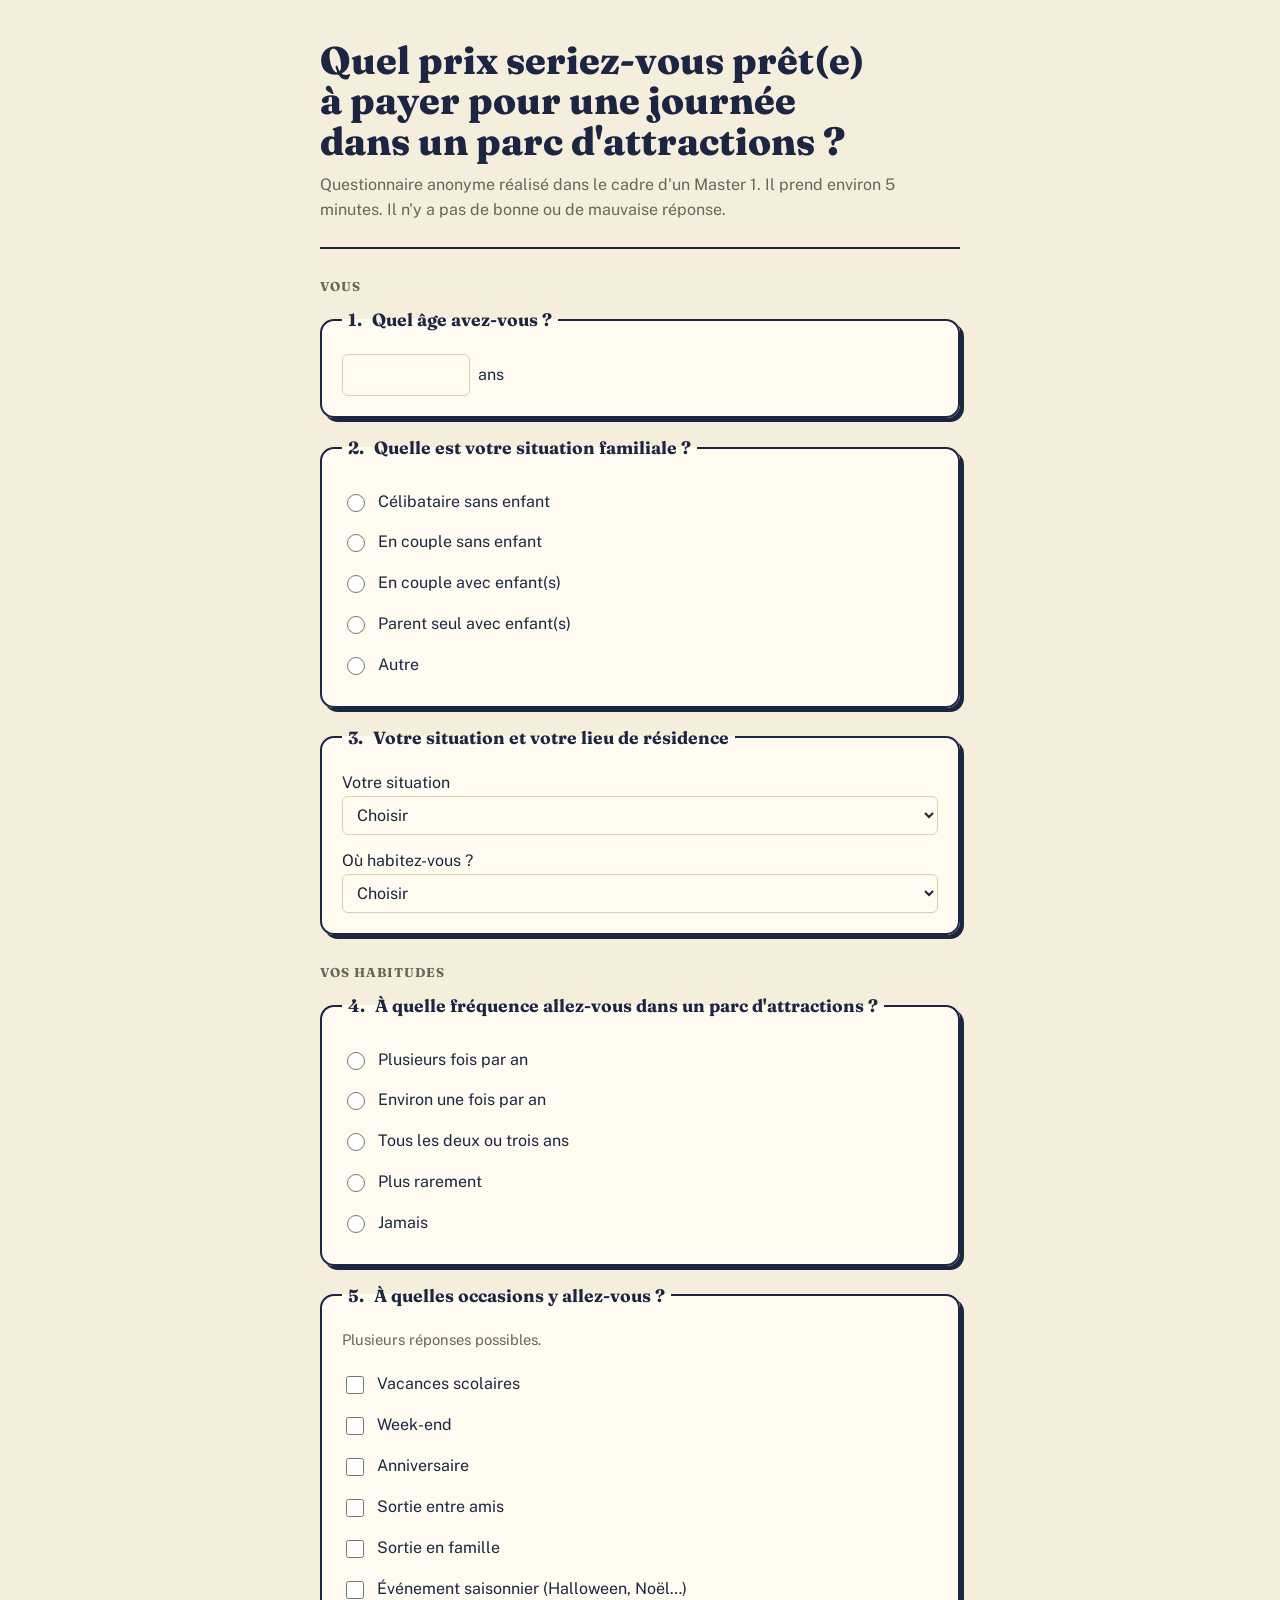
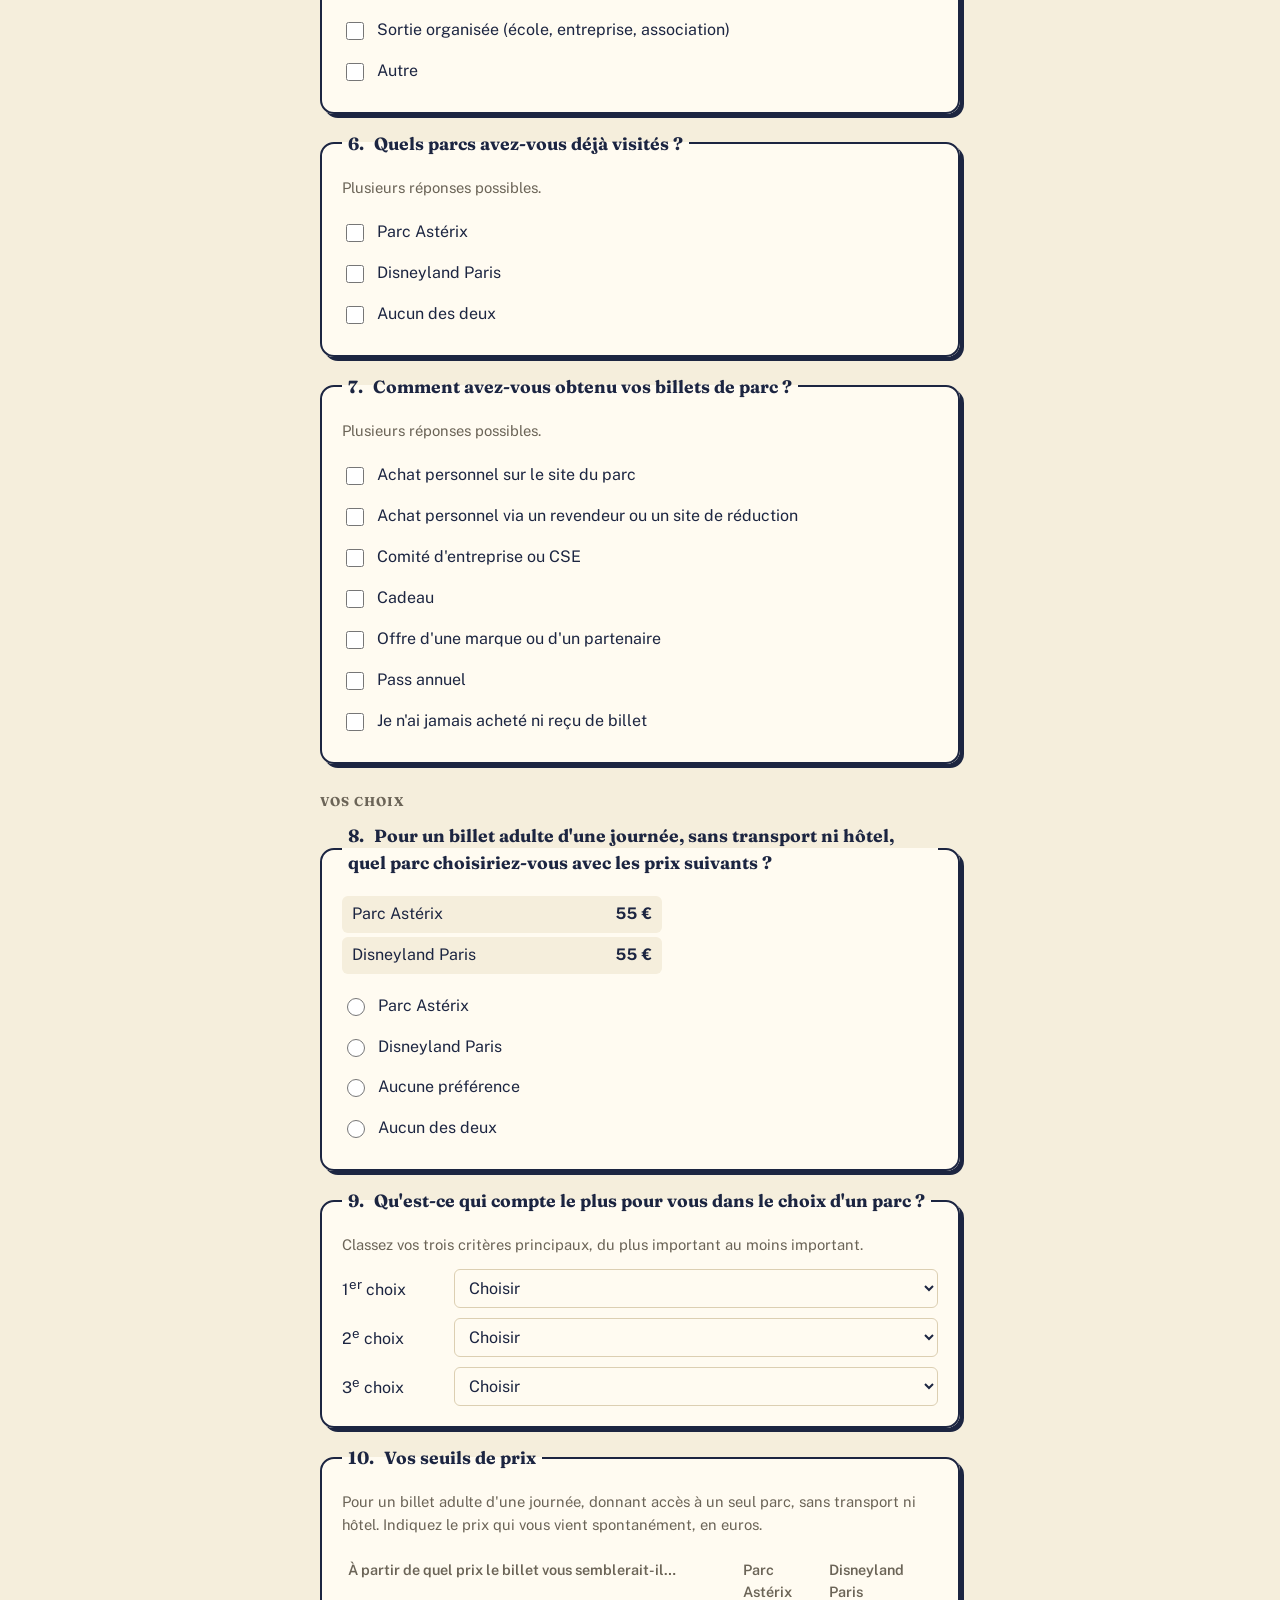
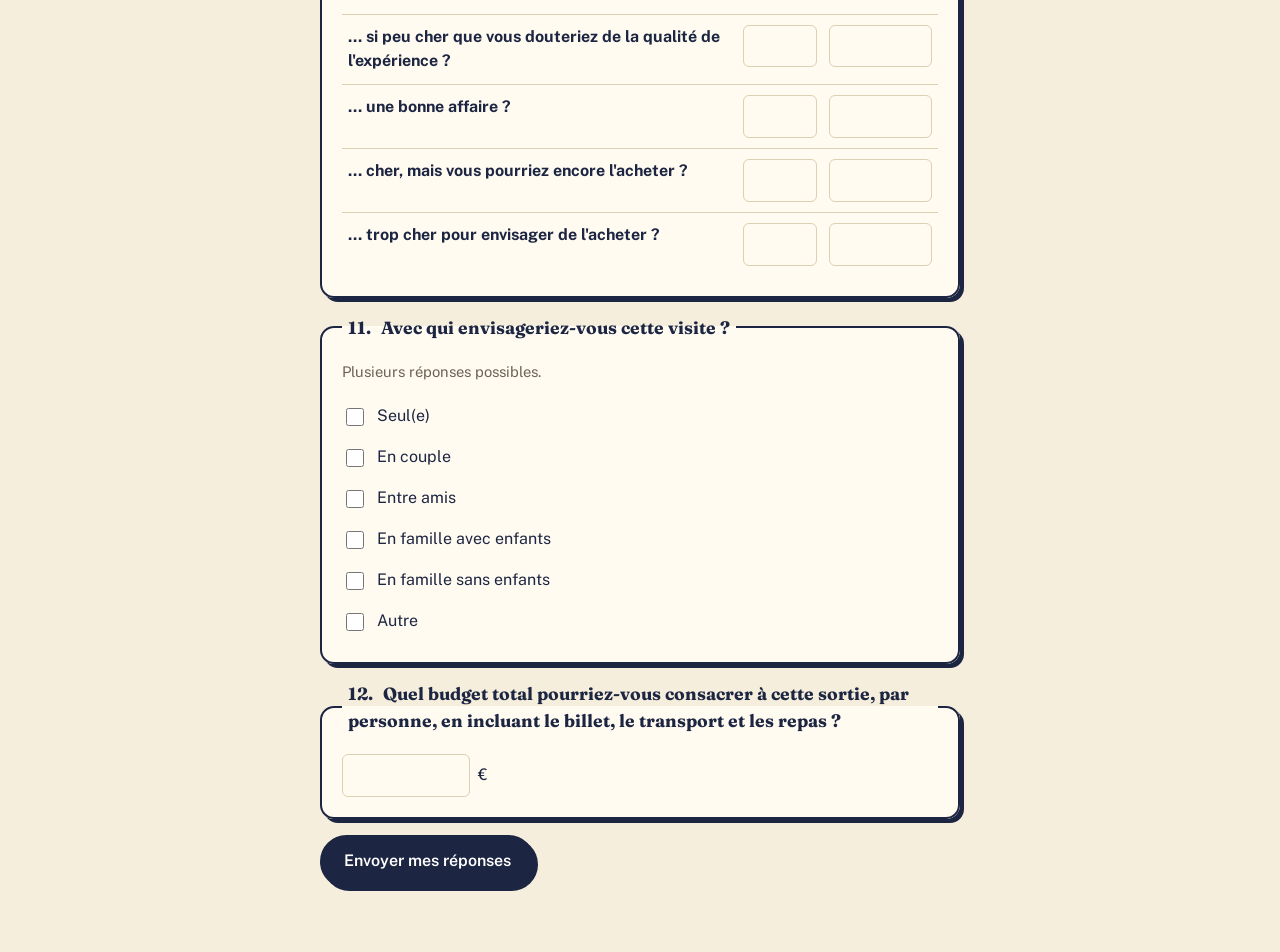
<file: questionnaire/index.html>
<!doctype html>
<html lang="fr" data-theme="light">
<head>
<meta charset="utf-8">
<meta name="viewport" content="width=device-width, initial-scale=1, viewport-fit=cover">
<title>Questionnaire parcs d'attractions</title>
<meta name="description" content="Questionnaire anonyme sur le prix d'une journée au Parc Astérix et à Disneyland Paris (étude de Master 1).">
<link rel="preconnect" href="https://fonts.googleapis.com">
<link rel="preconnect" href="https://fonts.gstatic.com" crossorigin>
<link rel="stylesheet" href="https://fonts.googleapis.com/css2?family=Fraunces:opsz,wght@9..144,500..900&family=Public+Sans:wght@400;600;700&display=swap">
<style>
:root {
  --bg: #F2F5FA; --surface: #FFFFFF; --fg: #13213B; --muted: #56637A; --line: #D5DDEA;
  --accent: #1F4FB8; --accent-ink: #FFFFFF; --gold: #F2B705; --error: #C8262E;
  --display: "Archivo", "Arial Narrow", system-ui, sans-serif;
  --body: "Public Sans", system-ui, -apple-system, "Segoe UI", sans-serif;
  color-scheme: light;
}
@media (prefers-color-scheme: dark) {
  :root:not([data-theme="light"]) {
    --bg: #0D1422; --surface: #152035; --fg: #E6ECF6; --muted: #9AA8C0; --line: #26344E;
    --accent: #7FA6FF; --accent-ink: #0D1422; --gold: #F5C431; --error: #FF6B6B; color-scheme: dark;
  }
}
:root[data-theme="dark"] {
  --bg: #0D1422; --surface: #152035; --fg: #E6ECF6; --muted: #9AA8C0; --line: #26344E;
  --accent: #7FA6FF; --accent-ink: #0D1422; --gold: #F5C431; --error: #FF6B6B; color-scheme: dark;
}
* { box-sizing: border-box; }
body { margin: 0; background: var(--bg); color: var(--fg); font-family: var(--body); line-height: 1.55; padding: 0 16px 64px; }
.wrap { max-width: 40rem; margin-inline: auto; }
header { padding: 40px 0 24px; border-bottom: 4px solid var(--gold); margin-bottom: 24px; }
h1 { font-family: var(--display); font-weight: 800; font-stretch: 85%; font-size: clamp(1.7rem, 5vw, 2.4rem); line-height: 1.05; margin: 0 0 12px; text-wrap: balance; }
header p { margin: 0; color: var(--muted); }
fieldset { border: 1px solid var(--line); background: var(--surface); border-radius: 10px; padding: 20px; margin: 0 0 16px; }
legend { font-family: var(--display); font-weight: 700; font-size: 1.1rem; padding: 0 6px; }
.q-num { color: var(--accent); margin-right: 6px; }
.hint { color: var(--muted); font-size: 0.92rem; margin: 0 0 12px; }
label.opt { display: flex; gap: 10px; align-items: flex-start; padding: 8px 0; cursor: pointer; }
label.opt input { margin-top: 4px; accent-color: var(--accent); width: 18px; height: 18px; flex: none; }
input[type=number], input[type=text], select {
  font: inherit; color: var(--fg); background: var(--bg); border: 1px solid var(--line); border-radius: 6px; padding: 8px 10px; width: 100%;
}
input:focus-visible, select:focus-visible, button:focus-visible { outline: 2px solid var(--accent); outline-offset: 2px; }
.euro { display: flex; align-items: center; gap: 8px; }
.euro input { max-width: 8rem; }
.vw { width: 100%; border-collapse: collapse; }
.vw th, .vw td { text-align: left; padding: 10px 6px; border-top: 1px solid var(--line); vertical-align: top; }
.vw thead th { border-top: 0; font-size: 0.9rem; color: var(--muted); font-weight: 600; }
.vw td input { max-width: 6.5rem; }
@media (max-width: 520px) {
  .vw thead { display: none; }
  .vw tr { display: block; border-top: 1px solid var(--line); padding: 8px 0; }
  .vw th, .vw td { display: block; border: 0; padding: 4px 0; }
  .vw td::before { content: attr(data-label); display: block; font-size: 0.85rem; color: var(--muted); }
}
.vw-stem { display: none; font-weight: 600; margin: 0; }
@media (max-width: 520px) { .vw-stem { display: block; } }
.rank { display: grid; gap: 10px; }
.rank label { display: grid; grid-template-columns: 6.5rem 1fr; align-items: center; gap: 8px; }
.ab-prix { list-style: none; padding: 0; margin: 0 0 12px; display: grid; gap: 4px; }
.ab-prix li { display: flex; justify-content: space-between; max-width: 20rem; padding: 6px 10px; background: var(--bg); border-radius: 6px; }
.ab-prix strong { font-variant-numeric: tabular-nums; }
form { counter-reset: q; }
legend .q-num::before { counter-increment: q; content: counter(q) "."; }
.part { font-family: var(--display); font-weight: 700; font-size: 0.8rem; letter-spacing: 0.08em; text-transform: uppercase; color: var(--muted); margin: 28px 0 10px; }
.sub { margin-top: 12px; padding-top: 12px; border-top: 1px dashed var(--line); display: grid; gap: 10px; }
.sub[hidden] { display: none; }
.err { color: var(--error); font-size: 0.92rem; margin: 8px 0 0; }
.err:empty { display: none; }
button.send { font: inherit; font-weight: 600; background: var(--accent); color: var(--accent-ink); border: 0; border-radius: 8px; padding: 12px 22px; cursor: pointer; }
button.send:disabled { opacity: 0.6; cursor: wait; }
.thanks { background: var(--surface); border: 1px solid var(--line); border-left: 4px solid var(--gold); border-radius: 10px; padding: 24px; }
.thanks h2 { font-family: var(--display); margin: 0 0 8px; }

/* DA « BD gauloise » du site, version neutre (pas de bleu ni d'or du Parc Astérix dans un questionnaire) */
:root, :root[data-theme="light"] {
  --bg: #F5EEDC; --surface: #FFFBF1; --fg: #1C2541; --muted: #6B6457; --line: #DCCFB2;
  --accent: #1C2541; --accent-ink: #FFFFFF; --gold: #A79E8B; --error: #B7352B;
  --display: "Fraunces", Georgia, serif;
}
h1, legend { font-stretch: 100% !important; text-transform: none !important; }
header { border-bottom: 2px solid var(--fg); }
fieldset { border: 2px solid var(--fg); border-radius: 14px; box-shadow: 4px 4px 0 var(--fg); }
input[type=number], input[type=text], select { background: var(--surface); border: 1.5px solid var(--line); }
button { border: 2px solid var(--fg) !important; border-radius: 999px !important; box-shadow: 3px 3px 0 var(--fg); }
</style>
</head>
<body>
<div class="wrap">
<header>
  <h1>Quel prix seriez-vous prêt(e) à payer pour une journée dans un parc d'attractions ?</h1>
  <p>Questionnaire anonyme réalisé dans le cadre d'un Master 1. Il prend environ 5 minutes. Il n'y a pas de bonne ou de mauvaise réponse.</p>
</header>

<form id="f" novalidate>

<p class="part">Vous</p>
<fieldset data-q="age" data-kind="number">
  <legend><span class="q-num"></span> Quel âge avez-vous ?</legend>
  <span class="euro"><input type="number" min="10" max="99" step="1" inputmode="numeric" name="age" aria-label="Âge en années"> ans</span>
  <p class="err"></p>
</fieldset>
<fieldset data-q="situation_familiale" data-kind="radio">
  <legend><span class="q-num"></span> Quelle est votre situation familiale ?</legend>
  <label class="opt"><input type="radio" name="situation_familiale" value="Célibataire sans enfant">Célibataire sans enfant</label>
  <label class="opt"><input type="radio" name="situation_familiale" value="En couple sans enfant">En couple sans enfant</label>
  <label class="opt"><input type="radio" name="situation_familiale" value="En couple avec enfant(s)">En couple avec enfant(s)</label>
  <label class="opt"><input type="radio" name="situation_familiale" value="Parent seul avec enfant(s)">Parent seul avec enfant(s)</label>
  <label class="opt"><input type="radio" name="situation_familiale" value="Autre">Autre</label>
  <p class="err"></p>
</fieldset>
<fieldset data-q="profil" data-kind="selects">
  <legend><span class="q-num"></span> Votre situation et votre lieu de résidence</legend>
  <div style="display:grid; gap:14px">
    <label>Votre situation
      <select name="situation"><option value="">Choisir</option><option>Étudiant(e)</option><option>En activité</option><option>Sans emploi</option><option>Retraité(e)</option><option>Autre</option></select></label>
    <label>Où habitez-vous ?
      <select name="residence"><option value="">Choisir</option><option>Île-de-France</option><option>Hauts-de-France</option><option>Autre région de France</option><option>Hors de France</option></select></label>
  </div>
  <p class="err"></p>
</fieldset>

<p class="part">Vos habitudes</p>
<fieldset data-q="frequence" data-kind="radio">
  <legend><span class="q-num"></span> À quelle fréquence allez-vous dans un parc d'attractions ?</legend>
  <label class="opt"><input type="radio" name="frequence" value="Plusieurs fois par an">Plusieurs fois par an</label>
  <label class="opt"><input type="radio" name="frequence" value="Environ une fois par an">Environ une fois par an</label>
  <label class="opt"><input type="radio" name="frequence" value="Tous les deux ou trois ans">Tous les deux ou trois ans</label>
  <label class="opt"><input type="radio" name="frequence" value="Plus rarement">Plus rarement</label>
  <label class="opt"><input type="radio" name="frequence" value="Jamais">Jamais</label>
  <p class="err"></p>
</fieldset>
<fieldset data-q="occasions" data-kind="check">
  <legend><span class="q-num"></span> À quelles occasions y allez-vous ?</legend>
  <p class="hint">Plusieurs réponses possibles.</p>
  <label class="opt"><input type="checkbox" name="occasions" value="Vacances scolaires">Vacances scolaires</label>
  <label class="opt"><input type="checkbox" name="occasions" value="Week-end">Week-end</label>
  <label class="opt"><input type="checkbox" name="occasions" value="Anniversaire">Anniversaire</label>
  <label class="opt"><input type="checkbox" name="occasions" value="Sortie entre amis">Sortie entre amis</label>
  <label class="opt"><input type="checkbox" name="occasions" value="Sortie en famille">Sortie en famille</label>
  <label class="opt"><input type="checkbox" name="occasions" value="Événement saisonnier (Halloween, Noël…)">Événement saisonnier (Halloween, Noël…)</label>
  <label class="opt"><input type="checkbox" name="occasions" value="Sortie organisée (école, entreprise, association)">Sortie organisée (école, entreprise, association)</label>
  <label class="opt"><input type="checkbox" name="occasions" value="Autre">Autre</label>
  <p class="err"></p>
</fieldset>
<fieldset data-q="parcs_visites" data-kind="check">
  <legend><span class="q-num"></span> Quels parcs avez-vous déjà visités ?</legend>
  <p class="hint">Plusieurs réponses possibles.</p>
  <label class="opt"><input type="checkbox" name="parcs_visites" value="Asterix">Parc Astérix</label>
  <label class="opt"><input type="checkbox" name="parcs_visites" value="Disneyland">Disneyland Paris</label>
  <label class="opt"><input type="checkbox" name="parcs_visites" value="Aucun" data-exclusive>Aucun des deux</label>
  <p class="err"></p>
</fieldset>
<fieldset data-q="achat_billet" data-kind="check">
  <legend><span class="q-num"></span> Comment avez-vous obtenu vos billets de parc ?</legend>
  <p class="hint">Plusieurs réponses possibles.</p>
  <label class="opt"><input type="checkbox" name="achat_billet" value="Achat personnel sur le site du parc">Achat personnel sur le site du parc</label>
  <label class="opt"><input type="checkbox" name="achat_billet" value="Achat personnel via un revendeur ou un site de réduction">Achat personnel via un revendeur ou un site de réduction</label>
  <label class="opt"><input type="checkbox" name="achat_billet" value="Comité d'entreprise ou CSE">Comité d'entreprise ou CSE</label>
  <label class="opt"><input type="checkbox" name="achat_billet" value="Cadeau">Cadeau</label>
  <label class="opt"><input type="checkbox" name="achat_billet" value="Offre d'une marque ou d'un partenaire">Offre d'une marque ou d'un partenaire</label>
  <label class="opt"><input type="checkbox" name="achat_billet" value="Pass annuel">Pass annuel</label>
  <label class="opt"><input type="checkbox" name="achat_billet" value="Je n'ai jamais acheté ni reçu de billet" data-exclusive>Je n'ai jamais acheté ni reçu de billet</label>
  <p class="err"></p>
</fieldset>

<p class="part">Vos choix</p>
<fieldset data-q="choix_ab" data-kind="radio">
  <legend><span class="q-num"></span> Pour un billet adulte d'une journée, sans transport ni hôtel, quel parc choisiriez-vous avec les prix suivants ?</legend>
  <ul class="ab-prix"><li>Parc Astérix <strong id="ab-asterix"></strong></li><li>Disneyland Paris <strong id="ab-disney"></strong></li></ul>
  <label class="opt"><input type="radio" name="choix_ab" value="Asterix">Parc Astérix</label>
  <label class="opt"><input type="radio" name="choix_ab" value="Disneyland">Disneyland Paris</label>
  <label class="opt"><input type="radio" name="choix_ab" value="Aucune preference">Aucune préférence</label>
  <label class="opt"><input type="radio" name="choix_ab" value="Aucun">Aucun des deux</label>
  <p class="err"></p>
</fieldset>
<fieldset data-q="criteres" data-kind="rank">
  <legend><span class="q-num"></span> Qu'est-ce qui compte le plus pour vous dans le choix d'un parc ?</legend>
  <p class="hint">Classez vos trois critères principaux, du plus important au moins important.</p>
  <div class="rank">
    <label><span>1<sup>er</sup> choix</span><select name="critere_1"><option value="">Choisir</option><option value="Prix du billet">Le prix du billet</option><option value="Attractions et sensations fortes">Les attractions et les sensations fortes</option><option value="Univers et decors">L'univers et les décors</option><option value="Spectacles">Les spectacles</option><option value="Activites enfants">Les activités adaptées aux enfants</option><option value="Temps d'attente">Le temps d'attente</option><option value="Facilite d'acces">La facilité d'accès</option><option value="Autre">Autre</option></select></label>
    <label><span>2<sup>e</sup> choix</span><select name="critere_2"><option value="">Choisir</option><option value="Prix du billet">Le prix du billet</option><option value="Attractions et sensations fortes">Les attractions et les sensations fortes</option><option value="Univers et decors">L'univers et les décors</option><option value="Spectacles">Les spectacles</option><option value="Activites enfants">Les activités adaptées aux enfants</option><option value="Temps d'attente">Le temps d'attente</option><option value="Facilite d'acces">La facilité d'accès</option><option value="Autre">Autre</option></select></label>
    <label><span>3<sup>e</sup> choix</span><select name="critere_3"><option value="">Choisir</option><option value="Prix du billet">Le prix du billet</option><option value="Attractions et sensations fortes">Les attractions et les sensations fortes</option><option value="Univers et decors">L'univers et les décors</option><option value="Spectacles">Les spectacles</option><option value="Activites enfants">Les activités adaptées aux enfants</option><option value="Temps d'attente">Le temps d'attente</option><option value="Facilite d'acces">La facilité d'accès</option><option value="Autre">Autre</option></select></label>
  </div>
  <p class="err"></p>
</fieldset>
<fieldset data-q="vw" data-kind="vw">
  <legend><span class="q-num"></span> Vos seuils de prix</legend>
  <p class="hint">Pour un billet adulte d'une journée, donnant accès à un seul parc, sans transport ni hôtel. Indiquez le prix qui vous vient spontanément, en euros.</p>
  <p class="vw-stem">À partir de quel prix le billet vous semblerait-il…</p>
  <table class="vw">
    <thead><tr><th scope="col">À partir de quel prix le billet vous semblerait-il…</th><th scope="col">Parc Astérix</th><th scope="col">Disneyland Paris</th></tr></thead>
    <tbody>
      <tr><th scope="row">… si peu cher que vous douteriez de la qualité de l'expérience ?</th>
        <td data-label="Parc Astérix (€)"><input type="number" min="0" max="500" step="1" inputmode="numeric" name="vw_trop_bon_marche_asterix" aria-label="Trop bon marché, Parc Astérix, en euros"></td>
        <td data-label="Disneyland Paris (€)"><input type="number" min="0" max="500" step="1" inputmode="numeric" name="vw_trop_bon_marche_disney" aria-label="Trop bon marché, Disneyland Paris, en euros"></td></tr>
      <tr><th scope="row">… une bonne affaire ?</th>
        <td data-label="Parc Astérix (€)"><input type="number" min="0" max="500" step="1" inputmode="numeric" name="vw_bonne_affaire_asterix" aria-label="Bonne affaire, Parc Astérix, en euros"></td>
        <td data-label="Disneyland Paris (€)"><input type="number" min="0" max="500" step="1" inputmode="numeric" name="vw_bonne_affaire_disney" aria-label="Bonne affaire, Disneyland Paris, en euros"></td></tr>
      <tr><th scope="row">… cher, mais vous pourriez encore l'acheter ?</th>
        <td data-label="Parc Astérix (€)"><input type="number" min="0" max="500" step="1" inputmode="numeric" name="vw_cher_asterix" aria-label="Cher, Parc Astérix, en euros"></td>
        <td data-label="Disneyland Paris (€)"><input type="number" min="0" max="500" step="1" inputmode="numeric" name="vw_cher_disney" aria-label="Cher, Disneyland Paris, en euros"></td></tr>
      <tr><th scope="row">… trop cher pour envisager de l'acheter ?</th>
        <td data-label="Parc Astérix (€)"><input type="number" min="0" max="500" step="1" inputmode="numeric" name="vw_trop_cher_asterix" aria-label="Trop cher, Parc Astérix, en euros"></td>
        <td data-label="Disneyland Paris (€)"><input type="number" min="0" max="500" step="1" inputmode="numeric" name="vw_trop_cher_disney" aria-label="Trop cher, Disneyland Paris, en euros"></td></tr>
    </tbody>
  </table>
  <p class="err"></p>
</fieldset>
<fieldset data-q="accompagnement" data-kind="check">
  <legend><span class="q-num"></span> Avec qui envisageriez-vous cette visite ?</legend>
  <p class="hint">Plusieurs réponses possibles.</p>
  <label class="opt"><input type="checkbox" name="accompagnement" value="Seul(e)">Seul(e)</label>
  <label class="opt"><input type="checkbox" name="accompagnement" value="En couple">En couple</label>
  <label class="opt"><input type="checkbox" name="accompagnement" value="Entre amis">Entre amis</label>
  <label class="opt"><input type="checkbox" name="accompagnement" value="En famille avec enfants">En famille avec enfants</label>
  <label class="opt"><input type="checkbox" name="accompagnement" value="En famille sans enfants">En famille sans enfants</label>
  <label class="opt"><input type="checkbox" name="accompagnement" value="Autre">Autre</label>
  <p class="err"></p>
</fieldset>
<fieldset data-q="budget_total" data-kind="number">
  <legend><span class="q-num"></span> Quel budget total pourriez-vous consacrer à cette sortie, par personne, en incluant le billet, le transport et les repas ?</legend>
  <span class="euro"><input type="number" min="0" max="1000" step="1" inputmode="numeric" name="budget_total" aria-label="Budget total en euros"> €</span>
  <p class="err"></p>
</fieldset>

<p class="err" id="global-err" role="alert"></p>
<button class="send" type="submit">Envoyer mes réponses</button>
</form>

<div class="thanks" id="thanks" hidden>
  <h2>Merci !</h2>
  <p>Vos réponses ont bien été enregistrées.</p>
</div>
</div>

<script>
// Adresse de collecte : URL du script Google Apps Script (voir README). Vide = mode test, rien n'est envoyé.
const ENDPOINT = "";

// Test A/B : chaque répondant voit un seul jeu de prix, tiré au hasard et gardé s'il recharge la page.
const AB = { A: { asterix: 55, disney: 55 }, B: { asterix: 65, disney: 55 } };
let version;
try { version = localStorage.getItem("ab_choix_version"); } catch (e) {}
if (!AB[version]) {
  version = Math.random() < 0.5 ? "A" : "B";
  try { localStorage.setItem("ab_choix_version", version); } catch (e) {}
}
document.getElementById("ab-asterix").textContent = AB[version].asterix + " €";
document.getElementById("ab-disney").textContent = AB[version].disney + " €";

const form = document.getElementById("f");

form.addEventListener("change", (e) => {
  const fs = e.target.closest("fieldset");
  if (fs) fs.querySelector(".err").textContent = "";
  // Une réponse exclusive (« Aucun des deux »…) décoche les autres, et inversement.
  if (e.target.type === "checkbox" && e.target.checked) {
    const group = form.querySelectorAll(`input[name="${e.target.name}"]`);
    group.forEach((c) => {
      if (c !== e.target && (e.target.hasAttribute("data-exclusive") || c.hasAttribute("data-exclusive"))) c.checked = false;
    });
  }
});

const VW = ["trop_bon_marche", "bonne_affaire", "cher", "trop_cher"];

function validate() {
  let firstBad = null;
  const val = (n) => (form.elements[n] ? form.elements[n].value : "");
  form.querySelectorAll(".err").forEach((p) => (p.textContent = ""));
  for (const fs of form.querySelectorAll("fieldset[data-kind]")) {
    const kind = fs.dataset.kind, q = fs.dataset.q;
    let msg = "";
    if (kind === "radio" && !val(q)) msg = "Merci de choisir une réponse.";
    if (kind === "check" && !fs.querySelector("input:checked")) msg = "Merci de choisir au moins une réponse.";
    if (kind === "number" && val(q) === "") msg = "Merci d'indiquer un nombre.";
    if (kind === "selects" && [...fs.querySelectorAll("select")].some((s) => !s.value)) msg = "Merci de répondre aux deux questions.";
    if (kind === "rank") {
      const r = [1, 2, 3].map((i) => val(`critere_${i}`));
      if (r.some((v) => !v)) msg = "Merci de choisir vos trois critères.";
      else if (new Set(r).size < 3) msg = "Merci de choisir trois critères différents.";
    }
    if (kind === "vw") {
      for (const parc of ["asterix", "disney"]) {
        const nums = VW.map((k) => val(`vw_${k}_${parc}`));
        if (nums.some((v) => v === "")) { msg = "Merci de remplir les huit cases."; break; }
        const n = nums.map(Number);
        if (!(n[0] < n[1] && n[1] < n[2] && n[2] < n[3])) {
          msg = "Pour chaque parc, les prix doivent augmenter de haut en bas (de « trop peu cher » à « trop cher »).";
          break;
        }
      }
    }
    if (msg) { fs.querySelector(".err").textContent = msg; firstBad ??= fs; }
  }
  if (firstBad) firstBad.scrollIntoView({ behavior: "smooth", block: "start" });
  return !firstBad;
}

form.addEventListener("submit", async (e) => {
  e.preventDefault();
  if (!validate()) return;
  const fd = new FormData(form);
  const data = new URLSearchParams();
  data.set("horodatage", new Date().toISOString());
  data.set("version_ab", version);
  data.set("prix_asterix_ab", String(AB[version].asterix));
  data.set("prix_disney_ab", String(AB[version].disney));
  for (const k of new Set(fd.keys())) data.set(k, fd.getAll(k).join(" | "));

  const btn = form.querySelector("button.send");
  btn.disabled = true;
  try {
    if (ENDPOINT) {
      await fetch(ENDPOINT, { method: "POST", mode: "no-cors", body: data });
    } else {
      console.log("Mode test, réponses non envoyées :", JSON.stringify(Object.fromEntries(data)));
    }
    form.hidden = true;
    document.getElementById("thanks").hidden = false;
    window.scrollTo({ top: 0 });
  } catch (err) {
    document.getElementById("global-err").textContent = "L'envoi a échoué. Vérifiez votre connexion et réessayez.";
    btn.disabled = false;
  }
});
</script>
</body>
</html>
</file>
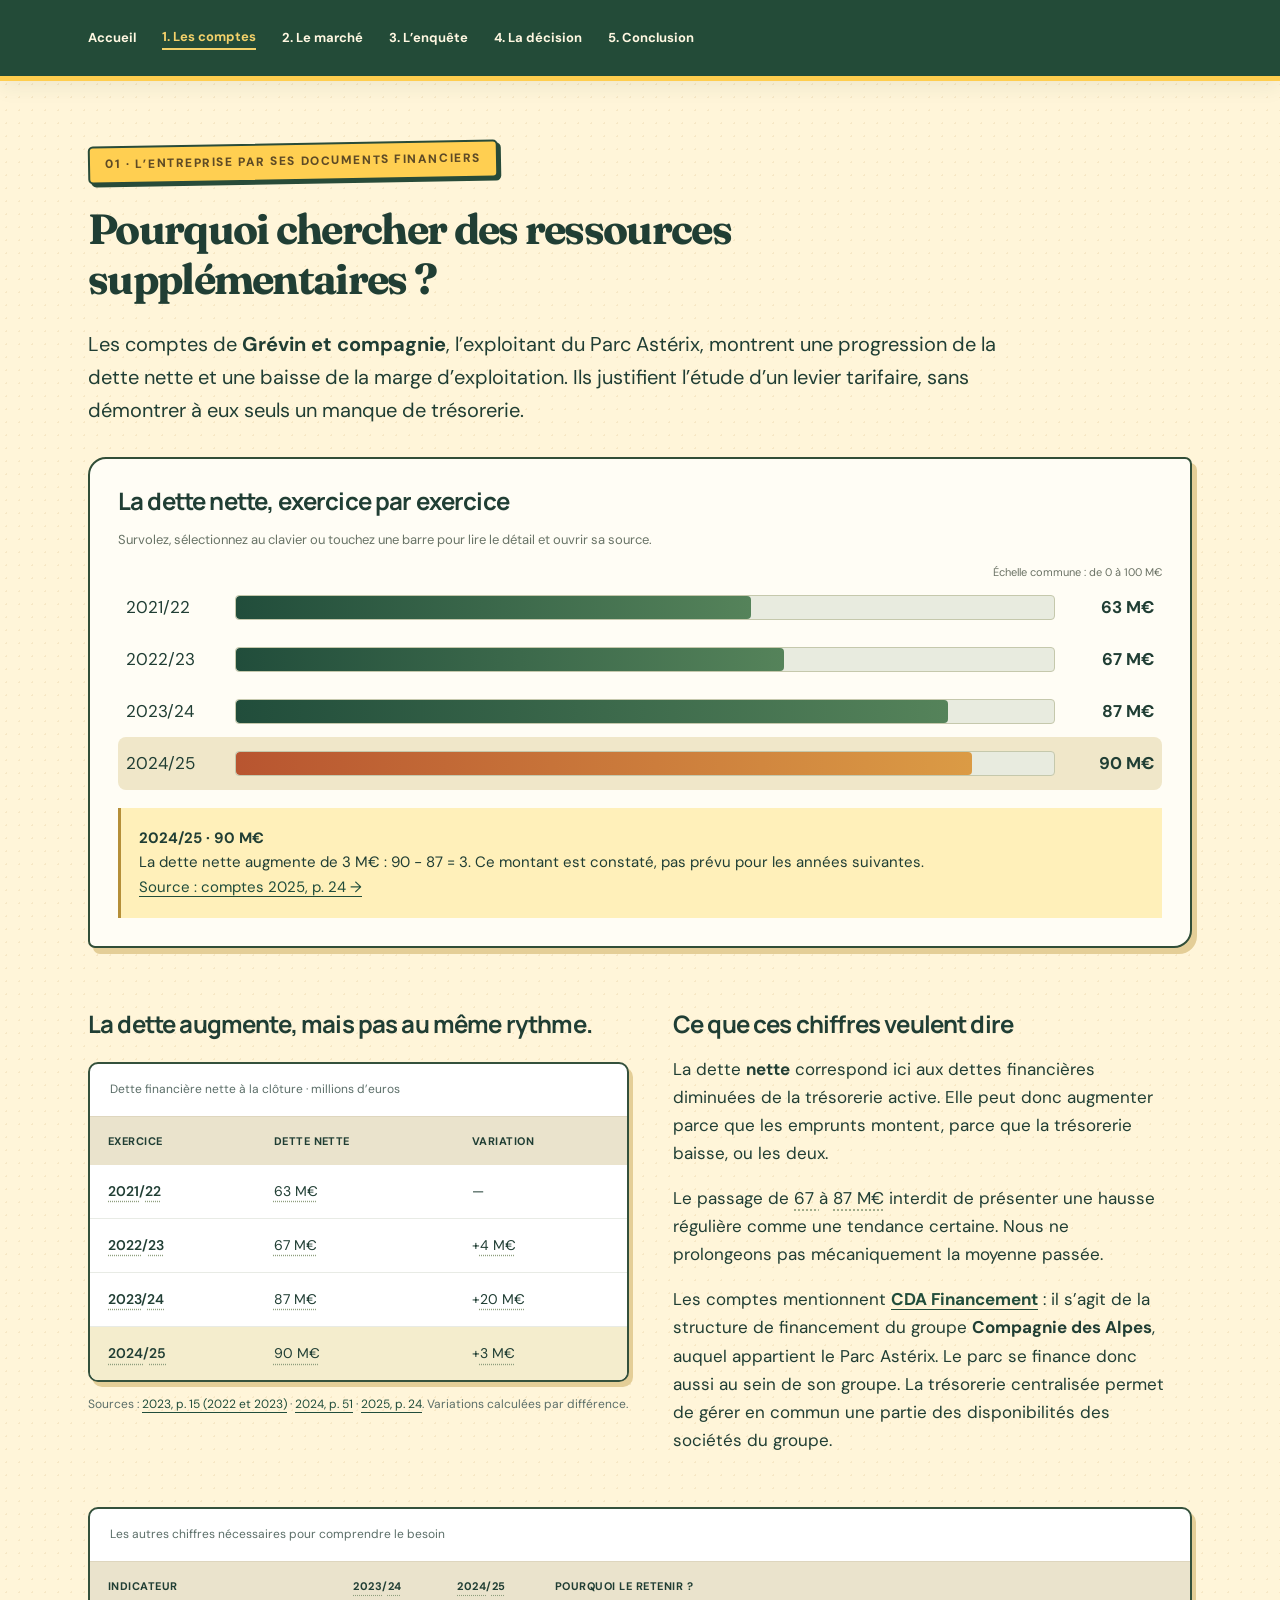
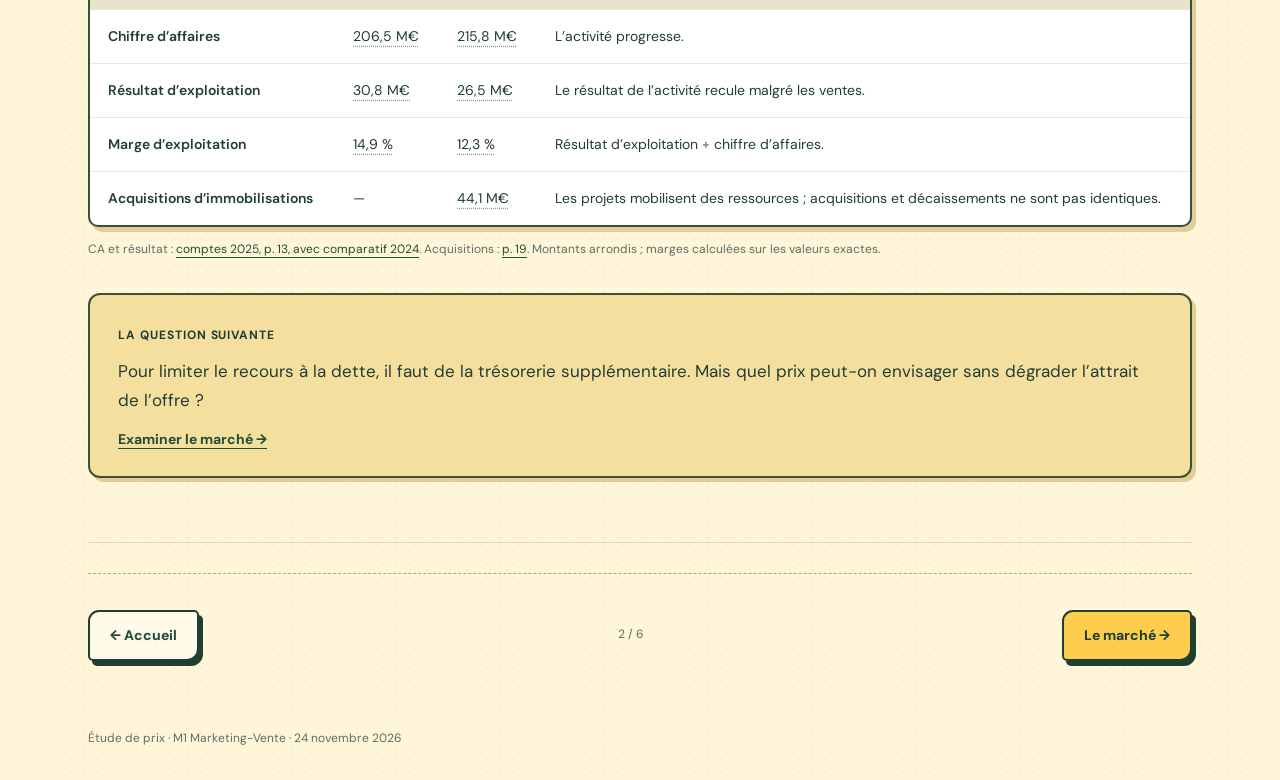
<file: comptes.html>
<!doctype html><html lang="fr"><head><meta charset="utf-8"><meta name="viewport" content="width=device-width,initial-scale=1"><title>Les comptes · Parc Astérix</title><link rel="stylesheet" href="dossier.css?v=2"><link rel="stylesheet" href="ambiance.css?v=3"></head><body><header class="top"><nav class="wrap" aria-label="Sommaire"><a href="index.html" >Accueil</a><a href="comptes.html" aria-current="page">1. Les comptes</a><a href="marche.html" >2. Le marché</a><a href="enquete.html" >3. L’enquête</a><a href="decision.html" >4. La décision</a><a href="conclusion.html" >5. Conclusion</a></nav></header><main class="wrap"><section id="finances" class="chapter"><p class="eyebrow">01 · L’entreprise par ses documents financiers</p><h2>Pourquoi chercher des ressources supplémentaires ?</h2><p class="intro">Les comptes de <strong>Grévin et compagnie</strong>, l’exploitant du Parc Astérix, montrent une progression de la dette nette et une baisse de la marge d’exploitation. Ils justifient l’étude d’un levier tarifaire, sans démontrer à eux seuls un manque de trésorerie.</p>
<div id="debt-chart" class="interactive-chart" aria-label="Graphique interactif de la dette nette"></div><div class="grid two"><div>
<h3>La dette augmente, mais pas au même rythme.</h3>
<div class="tablebox"><table><caption>Dette financière nette à la clôture · millions d’euros</caption><thead><tr><th>Exercice</th><th>Dette nette</th><th>Variation</th></tr></thead><tbody>
<tr><th><a class="number-source" href="sources/grevin-comptes-sociaux-2023.pdf#page=15" title="Comptes 2023, p. 15 : dette nette 67 M€ contre 63 M€ ; variation calculée +4 M€.">2021</a>/<a class="number-source" href="sources/grevin-comptes-sociaux-2023.pdf#page=15" title="Comptes 2023, p. 15 : dette nette 67 M€ contre 63 M€ ; variation calculée +4 M€.">22</a></th><td><a class="number-source" href="sources/grevin-comptes-sociaux-2023.pdf#page=15" title="Comptes 2023, p. 15 : dette nette 67 M€ contre 63 M€ ; variation calculée +4 M€.">63 M€</a></td><td>—</td></tr><tr><th><a class="number-source" href="sources/grevin-comptes-sociaux-2023.pdf#page=15" title="Comptes 2023, p. 15 : dette nette 67 M€ contre 63 M€ ; variation calculée +4 M€.">2022</a>/<a class="number-source" href="sources/grevin-comptes-sociaux-2023.pdf#page=15" title="Comptes 2023, p. 15 : dette nette 67 M€ contre 63 M€ ; variation calculée +4 M€.">23</a></th><td><a class="number-source" href="sources/grevin-comptes-sociaux-2023.pdf#page=15" title="Comptes 2023, p. 15 : dette nette 67 M€ contre 63 M€ ; variation calculée +4 M€.">67 M€</a></td><td>+<a class="number-source" href="sources/grevin-comptes-sociaux-2023.pdf#page=15" title="Comptes 2023, p. 15 : dette nette 67 M€ contre 63 M€ ; variation calculée +4 M€.">4 M€</a></td></tr><tr><th><a class="number-source" href="sources/grevin-comptes-sociaux-2024.pdf#page=51" title="Comptes 2024, p. 51 : dette nette 87 M€ contre 67 M€ ; variation +20 M€.">2023</a>/<a class="number-source" href="sources/grevin-comptes-sociaux-2024.pdf#page=51" title="Comptes 2024, p. 51 : dette nette 87 M€ contre 67 M€ ; variation +20 M€.">24</a></th><td><a class="number-source" href="sources/grevin-comptes-sociaux-2024.pdf#page=51" title="Comptes 2024, p. 51 : dette nette 87 M€ contre 67 M€ ; variation +20 M€.">87 M€</a></td><td>+<a class="number-source" href="sources/grevin-comptes-sociaux-2024.pdf#page=51" title="Comptes 2024, p. 51 : dette nette 87 M€ contre 67 M€ ; variation +20 M€.">20 M€</a></td></tr><tr class="highlight"><th><a class="number-source" href="sources/grevin-comptes-sociaux-2025.pdf#page=24" title="Comptes 2025, p. 24 : dette nette 90 M€ contre 87 M€ ; variation +3 M€.">2024</a>/<a class="number-source" href="sources/grevin-comptes-sociaux-2025.pdf#page=24" title="Comptes 2025, p. 24 : dette nette 90 M€ contre 87 M€ ; variation +3 M€.">25</a></th><td><a class="number-source" href="sources/grevin-comptes-sociaux-2025.pdf#page=24" title="Comptes 2025, p. 24 : dette nette 90 M€ contre 87 M€ ; variation +3 M€.">90 M€</a></td><td>+<a class="number-source" href="sources/grevin-comptes-sociaux-2025.pdf#page=24" title="Comptes 2025, p. 24 : dette nette 90 M€ contre 87 M€ ; variation +3 M€.">3 M€</a></td></tr></tbody></table></div>
<p class="source">Sources : <a href="sources/grevin-comptes-sociaux-2023.pdf#page=15" title="2023, p. 15 (2022 et 2023) — ouvrir la source ou la rubrique">2023, p. 15 (2022 et 2023)</a> · <a href="sources/grevin-comptes-sociaux-2024.pdf#page=51" title="2024, p. 51 — ouvrir la source ou la rubrique">2024, p. 51</a> · <a href="sources/grevin-comptes-sociaux-2025.pdf#page=24" title="2025, p. 24 — ouvrir la source ou la rubrique">2025, p. 24</a>. Variations calculées par différence.</p>
</div><div class="explain"><h3>Ce que ces chiffres veulent dire</h3><p>La dette <strong>nette</strong> correspond ici aux dettes financières diminuées de la trésorerie active. Elle peut donc augmenter parce que les emprunts montent, parce que la trésorerie baisse, ou les deux.</p><p>Le passage de <a class="number-source" href="sources/grevin-comptes-sociaux-2024.pdf#page=51" title="Comptes 2024, p. 51 : dette nette 87 M€ contre 67 M€.">67 </a>à <a class="number-source" href="sources/grevin-comptes-sociaux-2024.pdf#page=51" title="Comptes 2024, p. 51 : dette nette 87 M€ contre 67 M€.">87 M€</a> interdit de présenter une hausse régulière comme une tendance certaine. Nous ne prolongeons pas mécaniquement la moyenne passée.</p><p>Les comptes mentionnent <a href="sources/grevin-comptes-sociaux-2025.pdf#page=24" title="Comptes sociaux 2025, p. 24 : ligne de crédit CDA Financement et trésorerie centralisée du groupe."><strong>CDA Financement</strong></a> : il s’agit de la structure de financement du groupe <strong>Compagnie des Alpes</strong>, auquel appartient le Parc Astérix. Le parc se finance donc aussi au sein de son groupe. La trésorerie centralisée permet de gérer en commun une partie des disponibilités des sociétés du groupe.</p></div></div>
<div class="tablebox"><table><caption>Les autres chiffres nécessaires pour comprendre le besoin</caption><thead><tr><th>Indicateur</th><th><a class="number-source" href="sources/grevin-comptes-sociaux-2025.pdf#page=13" title="Comptes sociaux Grévin et compagnie 2025, p. 13 : chiffre d’affaires et résultat ; marge calculée par division.">2023</a>/<a class="number-source" href="sources/grevin-comptes-sociaux-2025.pdf#page=13" title="Comptes sociaux Grévin et compagnie 2025, p. 13 : chiffre d’affaires et résultat ; marge calculée par division.">24</a></th><th><a class="number-source" href="sources/grevin-comptes-sociaux-2025.pdf#page=13" title="Comptes sociaux Grévin et compagnie 2025, p. 13 : chiffre d’affaires et résultat ; marge calculée par division.">2024</a>/<a class="number-source" href="sources/grevin-comptes-sociaux-2025.pdf#page=13" title="Comptes sociaux Grévin et compagnie 2025, p. 13 : chiffre d’affaires et résultat ; marge calculée par division.">25</a></th><th>Pourquoi le retenir ?</th></tr></thead><tbody>
<tr><th>Chiffre d’affaires</th><td><a class="number-source" href="sources/grevin-comptes-sociaux-2025.pdf#page=13" title="Comptes sociaux Grévin et compagnie 2025, p. 13 : chiffre d’affaires et résultat ; marge calculée par division.">206,5 M€</a></td><td><a class="number-source" href="sources/grevin-comptes-sociaux-2025.pdf#page=13" title="Comptes sociaux Grévin et compagnie 2025, p. 13 : chiffre d’affaires et résultat ; marge calculée par division.">215,8 M€</a></td><td>L’activité progresse.</td></tr>
<tr><th>Résultat d’exploitation</th><td><a class="number-source" href="sources/grevin-comptes-sociaux-2025.pdf#page=13" title="Comptes sociaux Grévin et compagnie 2025, p. 13 : chiffre d’affaires et résultat ; marge calculée par division.">30,8 M€</a></td><td><a class="number-source" href="sources/grevin-comptes-sociaux-2025.pdf#page=13" title="Comptes sociaux Grévin et compagnie 2025, p. 13 : chiffre d’affaires et résultat ; marge calculée par division.">26,5 M€</a></td><td>Le résultat de l’activité recule malgré les ventes.</td></tr>
<tr><th>Marge d’exploitation</th><td><a class="number-source" href="sources/grevin-comptes-sociaux-2025.pdf#page=13" title="Comptes sociaux Grévin et compagnie 2025, p. 13 : chiffre d’affaires et résultat ; marge calculée par division.">14,9 %</a></td><td><a class="number-source" href="sources/grevin-comptes-sociaux-2025.pdf#page=13" title="Comptes sociaux Grévin et compagnie 2025, p. 13 : chiffre d’affaires et résultat ; marge calculée par division.">12,3 %</a></td><td>Résultat d’exploitation ÷ chiffre d’affaires.</td></tr>
<tr><th>Acquisitions d’immobilisations</th><td>—</td><td><a class="number-source" href="sources/grevin-comptes-sociaux-2025.pdf#page=19" title="Comptes 2025, p. 19 : acquisitions d’immobilisations 44 114 311 €, arrondies à 44,1 M€.">44,1 M€</a></td><td>Les projets mobilisent des ressources ; acquisitions et décaissements ne sont pas identiques.</td></tr>
</tbody></table></div><p class="source">CA et résultat : <a href="sources/grevin-comptes-sociaux-2025.pdf#page=13" title="comptes 2025, p. 13, avec comparatif 2024 — ouvrir la source ou la rubrique">comptes 2025, p. 13, avec comparatif 2024</a>. Acquisitions : <a href="sources/grevin-comptes-sociaux-2025.pdf#page=19" title="p. 19 — ouvrir la source ou la rubrique">p. 19</a>. Montants arrondis ; marges calculées sur les valeurs exactes.</p>

<div class="bridge"><strong>La question suivante</strong><p>Pour limiter le recours à la dette, il faut de la trésorerie supplémentaire. Mais quel prix peut-on envisager sans dégrader l’attrait de l’offre ?</p><a href="marche.html#concurrence" title="Examiner le marché → — ouvrir la source ou la rubrique">Examiner le marché →</a></div></section><nav class="page-arrows" aria-label="Changer de page"><a class="button secondary" href="index.html">← Accueil</a><span>2 / 6</span><a class="button" href="marche.html">Le marché →</a></nav></main><footer class="wrap">Étude de prix · M1 Marketing-Vente · 24 novembre 2026</footer><script src="ambiance.js?v=3"></script></body></html>
</file>
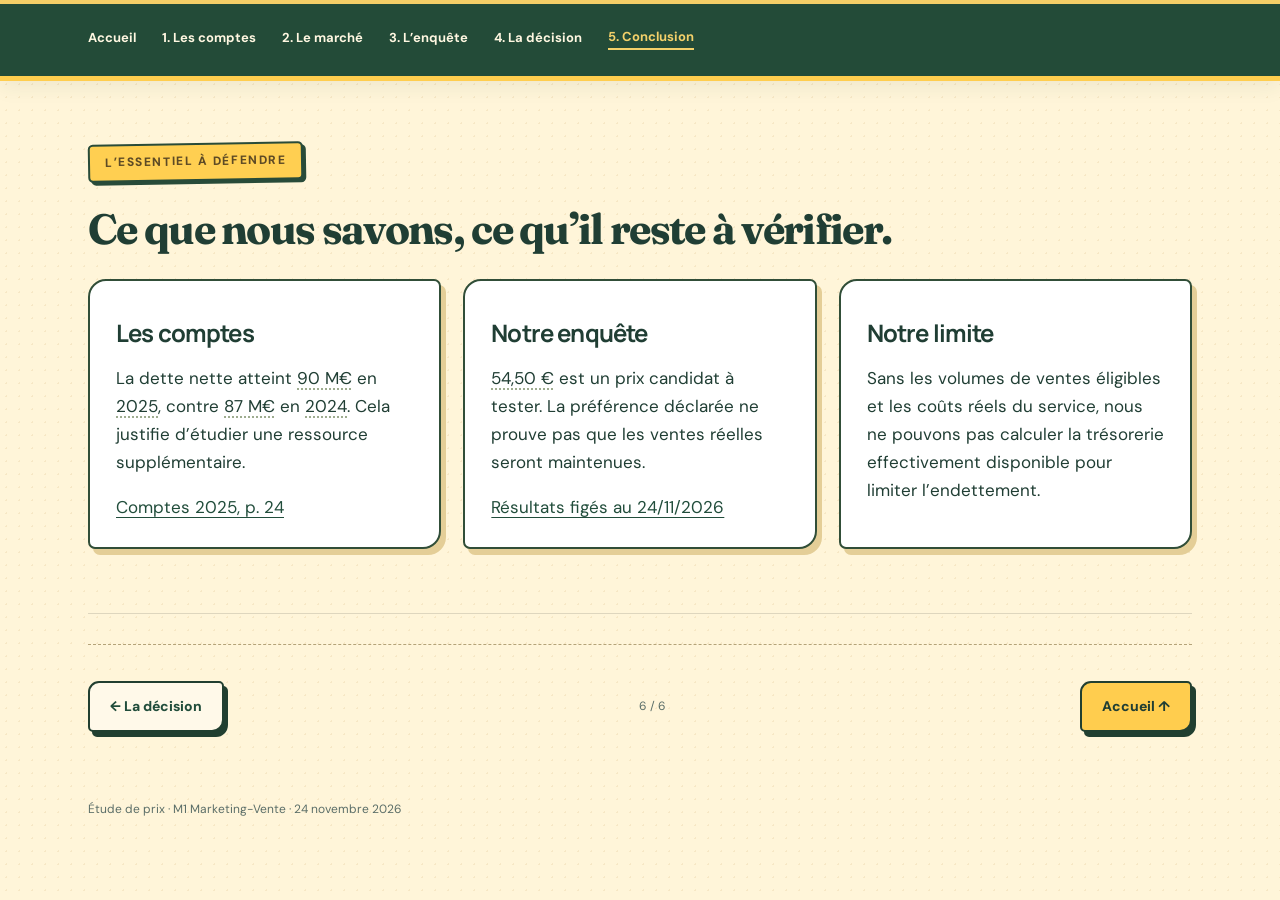
<file: conclusion.html>
<!doctype html><html lang="fr"><head><meta charset="utf-8"><meta name="viewport" content="width=device-width,initial-scale=1"><title>Conclusion · Parc Astérix</title><link rel="stylesheet" href="dossier.css?v=2"><link rel="stylesheet" href="ambiance.css?v=3"></head><body><header class="top"><nav class="wrap" aria-label="Sommaire"><a href="index.html" >Accueil</a><a href="comptes.html" >1. Les comptes</a><a href="marche.html" >2. Le marché</a><a href="enquete.html" >3. L’enquête</a><a href="decision.html" >4. La décision</a><a href="conclusion.html" aria-current="page">5. Conclusion</a></nav></header><main class="wrap"><section id="sources" class="chapter"><p class="eyebrow">L’essentiel à défendre</p><h2>Ce que nous savons, ce qu’il reste à vérifier.</h2><div class="grid three"><article><h3>Les comptes</h3><p>La dette nette atteint <a class="number-source" href="sources/grevin-comptes-sociaux-2025.pdf#page=24" title="Comptes 2025, p. 24 : dette nette 90 M€ contre 87 M€. Prix candidat : questionnaire du groupe, extraction du 24/11/2026.">90 M€</a> en <a class="number-source" href="sources/grevin-comptes-sociaux-2025.pdf#page=24" title="Comptes 2025, p. 24 : dette nette 90 M€ contre 87 M€. Prix candidat : questionnaire du groupe, extraction du 24/11/2026.">2025</a>, contre <a class="number-source" href="sources/grevin-comptes-sociaux-2025.pdf#page=24" title="Comptes 2025, p. 24 : dette nette 90 M€ contre 87 M€. Prix candidat : questionnaire du groupe, extraction du 24/11/2026.">87 M€</a> en <a class="number-source" href="sources/grevin-comptes-sociaux-2025.pdf#page=24" title="Comptes 2025, p. 24 : dette nette 90 M€ contre 87 M€. Prix candidat : questionnaire du groupe, extraction du 24/11/2026.">2024</a>. Cela justifie d’étudier une ressource supplémentaire.</p><a href="sources/grevin-comptes-sociaux-2025.pdf#page=24" title="Comptes 2025, p. 24 — ouvrir la source ou la rubrique">Comptes 2025, p. 24</a></article><article><h3>Notre enquête</h3><p><a class="number-source" href="sources/grevin-comptes-sociaux-2025.pdf#page=24" title="Comptes 2025, p. 24 : dette nette 90 M€ contre 87 M€. Prix candidat : questionnaire du groupe, extraction du 24/11/2026.">54,50 €</a> est un prix candidat à tester. La préférence déclarée ne prouve pas que les ventes réelles seront maintenues.</p><a href="analyse/index.html" title="Résultats figés au 24/11/2026 — ouvrir la source ou la rubrique">Résultats figés au 24/11/2026</a></article><article><h3>Notre limite</h3><p>Sans les volumes de ventes éligibles et les coûts réels du service, nous ne pouvons pas calculer la trésorerie effectivement disponible pour limiter l’endettement.</p></article></div></section><nav class="page-arrows" aria-label="Changer de page"><a class="button secondary" href="decision.html">← La décision</a><span>6 / 6</span><a class="button" href="index.html">Accueil ↑</a></nav></main><footer class="wrap">Étude de prix · M1 Marketing-Vente · 24 novembre 2026</footer><script src="ambiance.js?v=3"></script></body></html>
</file>
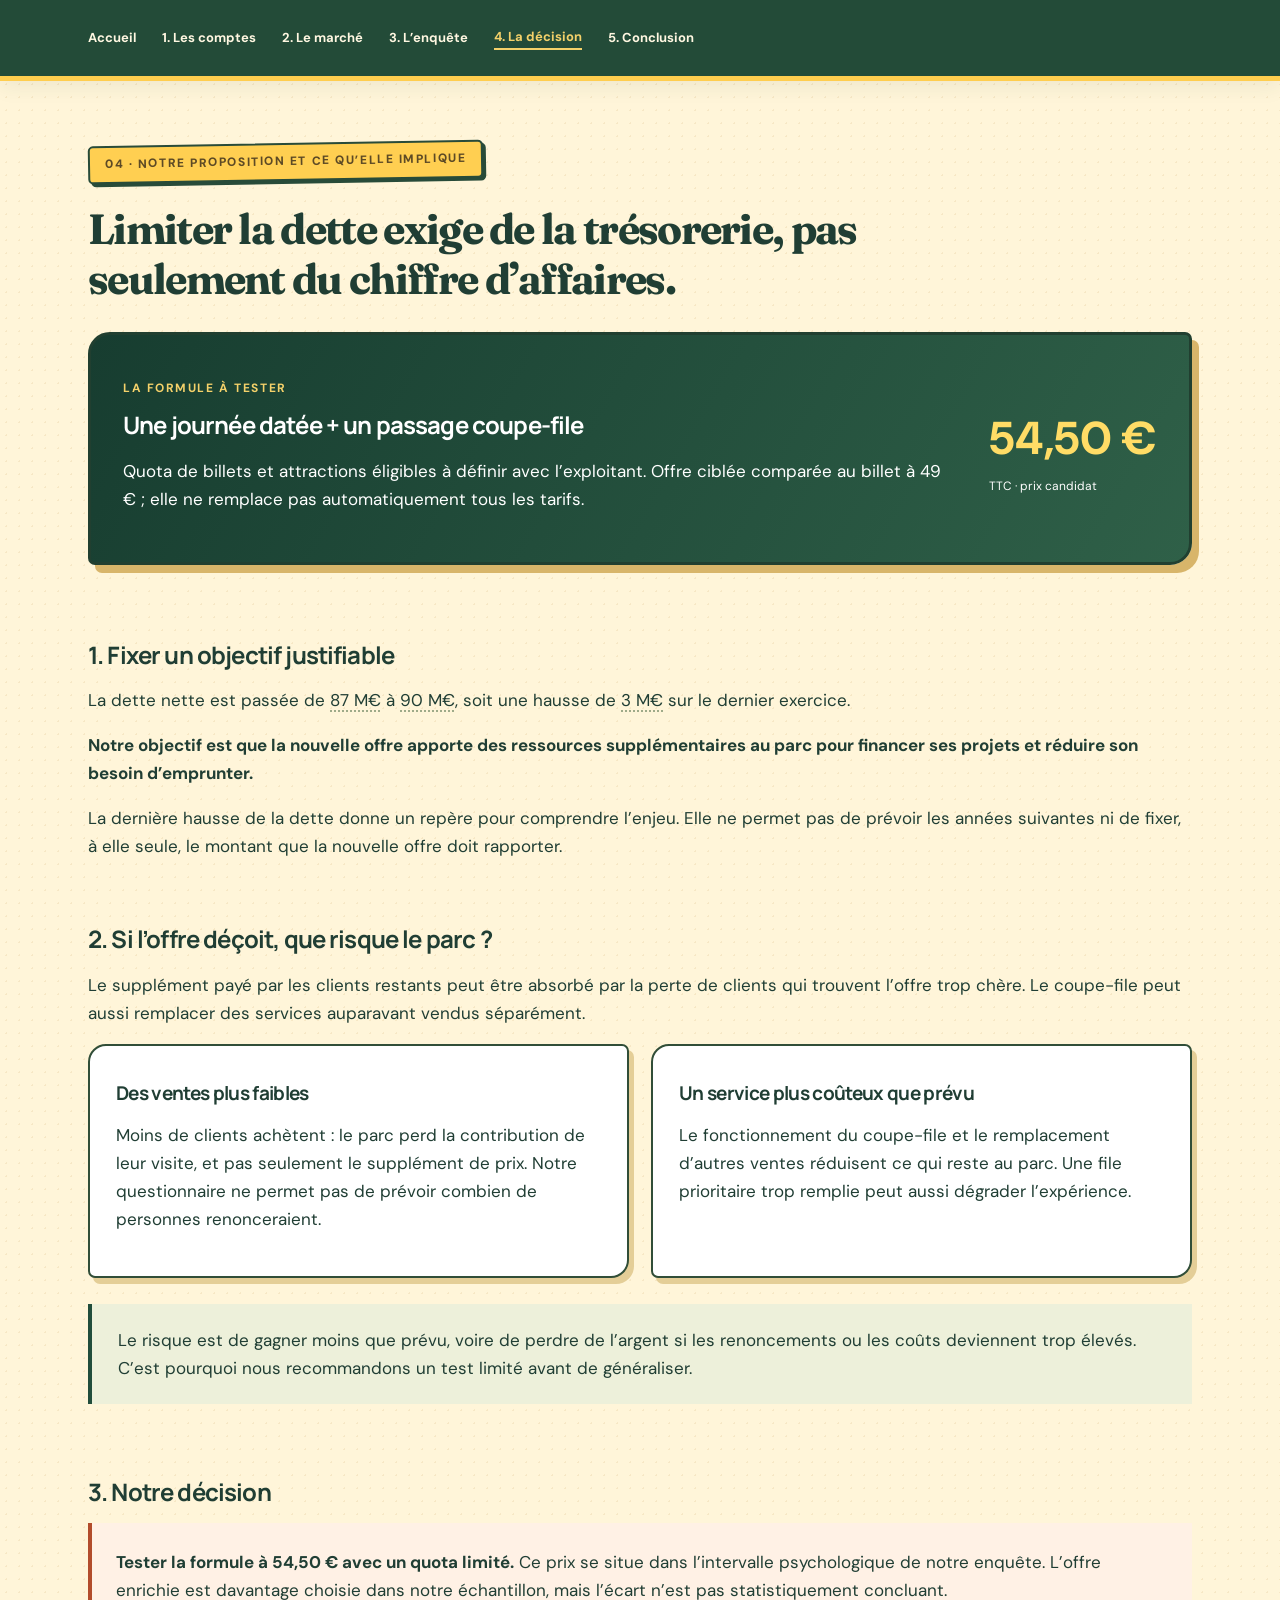
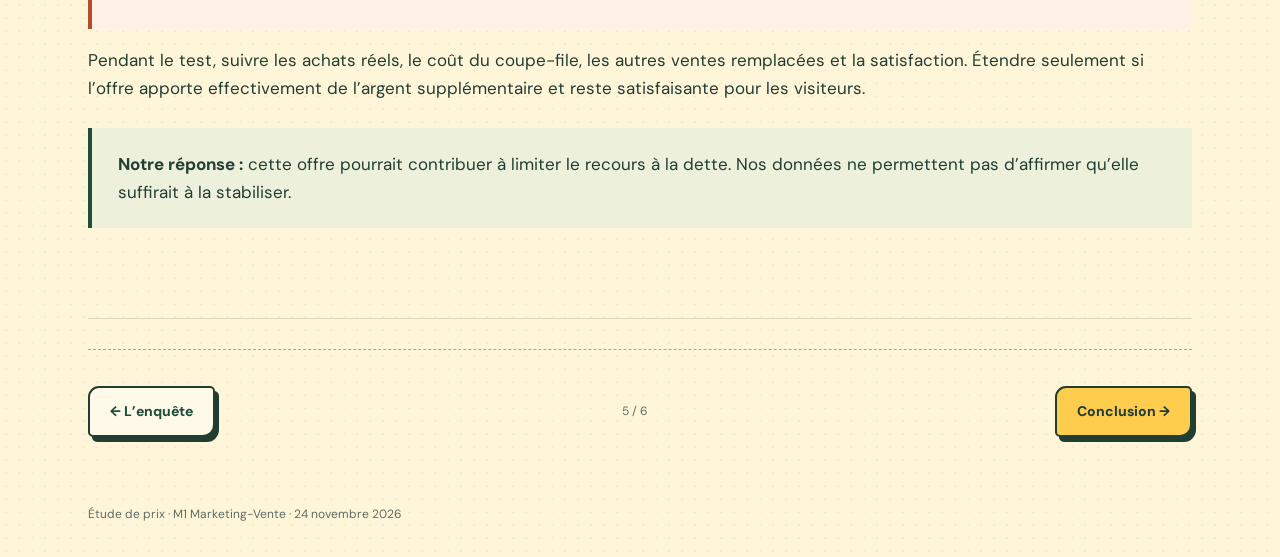
<file: decision.html>
<!doctype html><html lang="fr"><head><meta charset="utf-8"><meta name="viewport" content="width=device-width,initial-scale=1"><title>La décision · Parc Astérix</title><link rel="stylesheet" href="dossier.css?v=2"><link rel="stylesheet" href="ambiance.css?v=3"></head><body><header class="top"><nav class="wrap" aria-label="Sommaire"><a href="index.html" >Accueil</a><a href="comptes.html" >1. Les comptes</a><a href="marche.html" >2. Le marché</a><a href="enquete.html" >3. L’enquête</a><a href="decision.html" aria-current="page">4. La décision</a><a href="conclusion.html" >5. Conclusion</a></nav></header><main class="wrap"><section id="proposition" class="chapter"><p class="eyebrow">04 · Notre proposition et ce qu’elle implique</p><h2>Limiter la dette exige de la trésorerie, pas seulement du chiffre d’affaires.</h2>
<div class="offer"><div><p class="eyebrow">La formule à tester</p><h3>Une journée datée + un passage coupe-file</h3><p>Quota de billets et attractions éligibles à définir avec l’exploitant. Offre ciblée comparée au billet à 49 € ; elle ne remplace pas automatiquement tous les tarifs.</p></div><strong>54,50 €<small>TTC · prix candidat</small></strong></div>
<section id="scenario"><h3>1. Fixer un objectif justifiable</h3><p>La dette nette est passée de <a class="number-source" href="sources/grevin-comptes-sociaux-2025.pdf#page=24" title="Comptes sociaux Grévin et compagnie 2025, p. 24 : dette nette de l’exercice précédent, 2023/24.">87 M€</a> à <a class="number-source" href="sources/grevin-comptes-sociaux-2025.pdf#page=24" title="Comptes sociaux Grévin et compagnie 2025, p. 24 : dette nette à la clôture du 30 septembre 2025.">90 M€</a>, soit une hausse de <a class="number-source" href="sources/grevin-comptes-sociaux-2025.pdf#page=24" title="Calcul à partir des comptes 2025, p. 24 : 90 M€ − 87 M€ = 3 M€ sur le dernier exercice.">3 M€</a> sur le dernier exercice.</p><p><strong>Notre objectif est que la nouvelle offre apporte des ressources supplémentaires au parc pour financer ses projets et réduire son besoin d’emprunter.</strong></p><p>La dernière hausse de la dette donne un repère pour comprendre l’enjeu. Elle ne permet pas de prévoir les années suivantes ni de fixer, à elle seule, le montant que la nouvelle offre doit rapporter.</p></section>

<section id="risque"><h3>2. Si l’offre déçoit, que risque le parc ?</h3><p>Le supplément payé par les clients restants peut être absorbé par la perte de clients qui trouvent l’offre trop chère. Le coupe-file peut aussi remplacer des services auparavant vendus séparément.</p><div class="grid two"><article><h4>Des ventes plus faibles</h4><p>Moins de clients achètent : le parc perd la contribution de leur visite, et pas seulement le supplément de prix. Notre questionnaire ne permet pas de prévoir combien de personnes renonceraient.</p></article><article><h4>Un service plus coûteux que prévu</h4><p>Le fonctionnement du coupe-file et le remplacement d’autres ventes réduisent ce qui reste au parc. Une file prioritaire trop remplie peut aussi dégrader l’expérience.</p></article></div><p class="takeaway">Le risque est de gagner moins que prévu, voire de perdre de l’argent si les renoncements ou les coûts deviennent trop élevés. C’est pourquoi nous recommandons un test limité avant de généraliser.</p></section>
<section id="recommandation"><h3>3. Notre décision</h3><div class="decision"><p><strong>Tester la formule à 54,50 € avec un quota limité.</strong> Ce prix se situe dans l’intervalle psychologique de notre enquête. L’offre enrichie est davantage choisie dans notre échantillon, mais l’écart n’est pas statistiquement concluant.</p></div><p>Pendant le test, suivre les achats réels, le coût du coupe-file, les autres ventes remplacées et la satisfaction. Étendre seulement si l’offre apporte effectivement de l’argent supplémentaire et reste satisfaisante pour les visiteurs.</p><p class="takeaway"><strong>Notre réponse :</strong> cette offre pourrait contribuer à limiter le recours à la dette. Nos données ne permettent pas d’affirmer qu’elle suffirait à la stabiliser.</p></section>
</section><nav class="page-arrows" aria-label="Changer de page"><a class="button secondary" href="enquete.html">← L’enquête</a><span>5 / 6</span><a class="button" href="conclusion.html">Conclusion →</a></nav></main><footer class="wrap">Étude de prix · M1 Marketing-Vente · 24 novembre 2026</footer><script src="ambiance.js?v=3"></script></body></html>
</file>
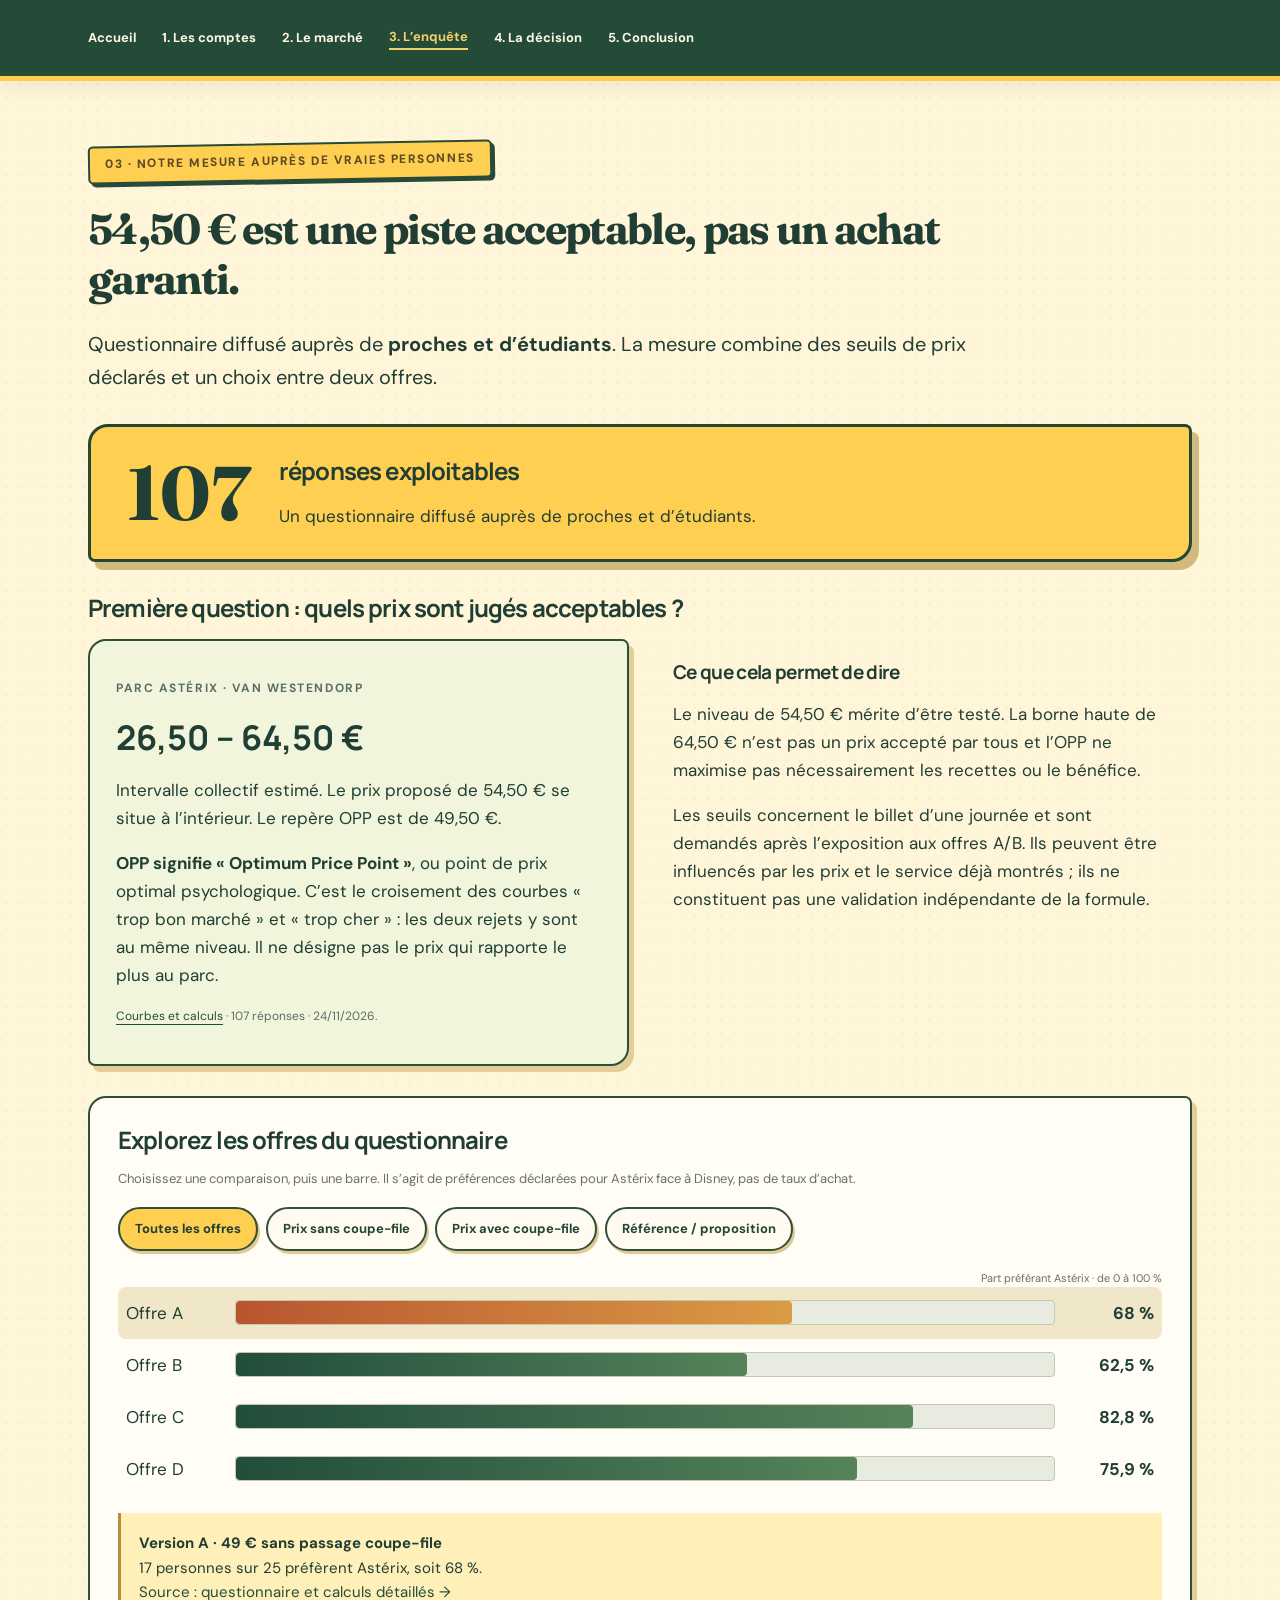
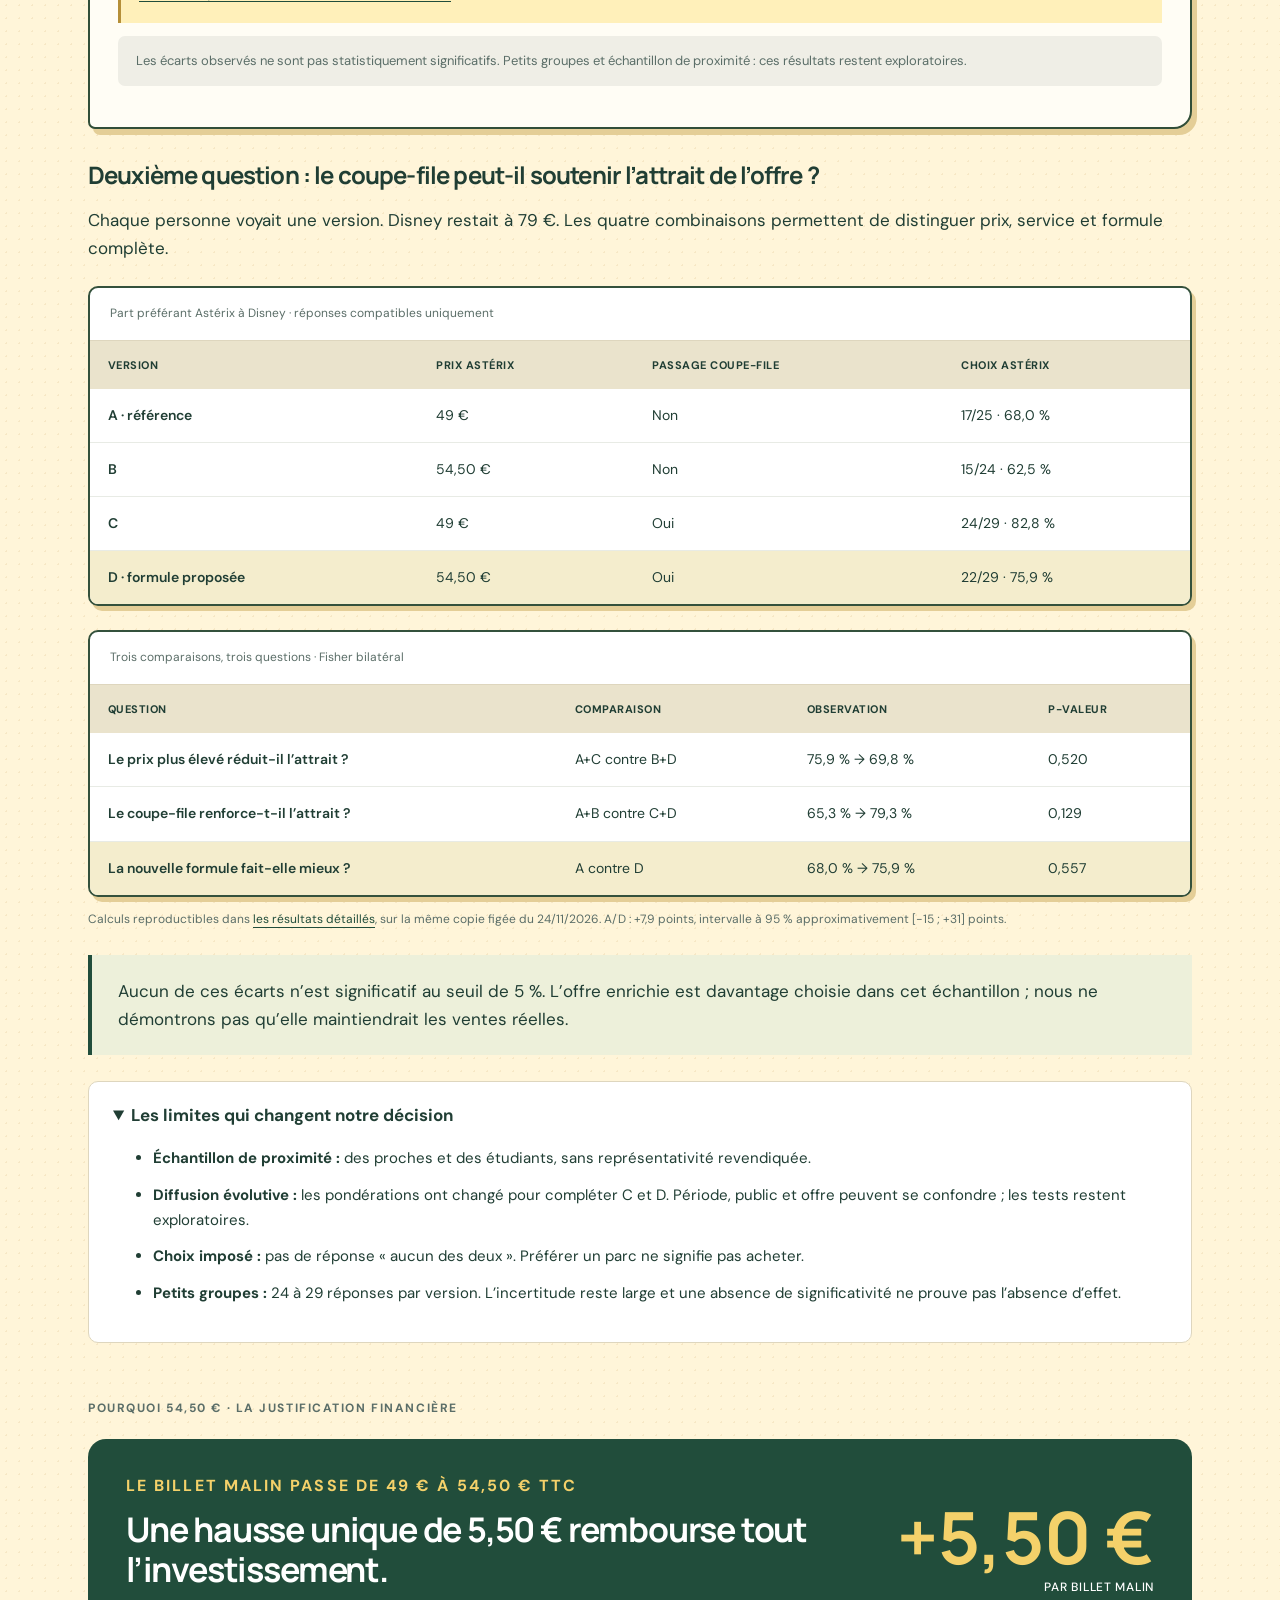
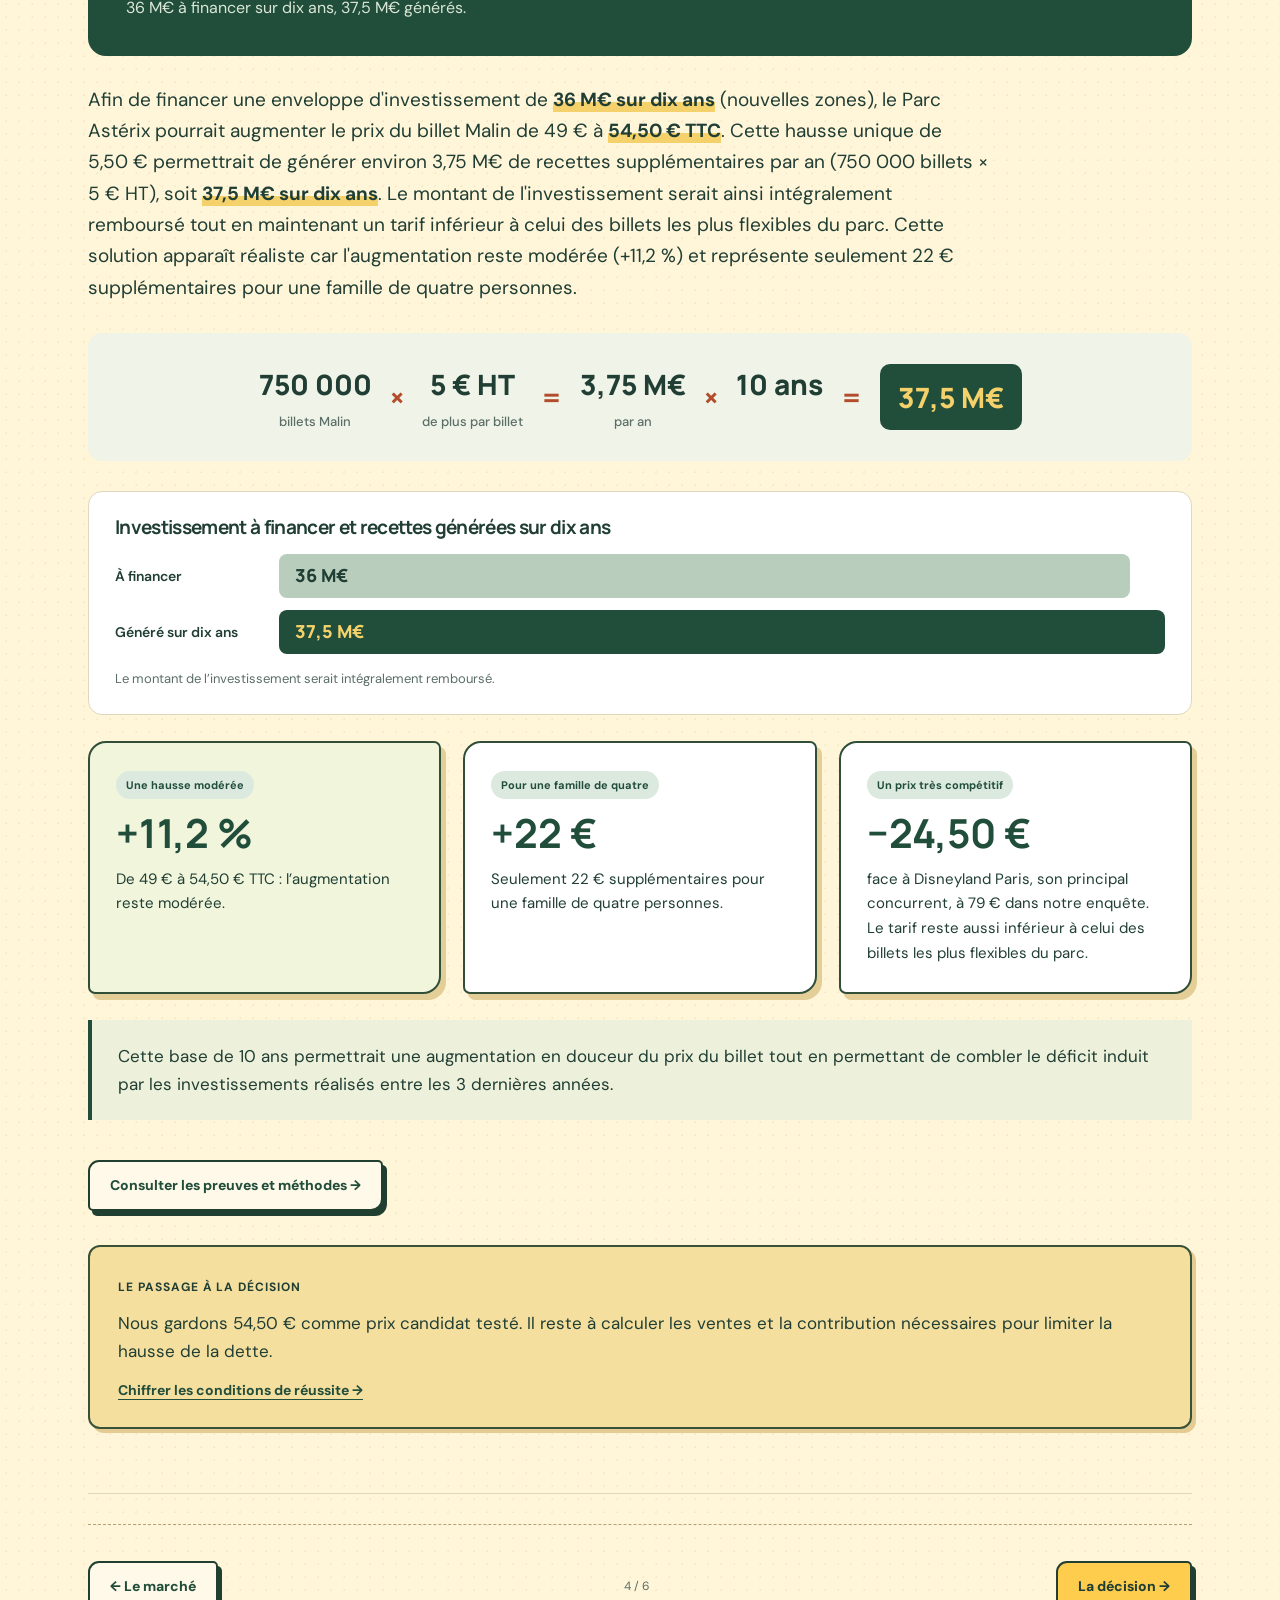
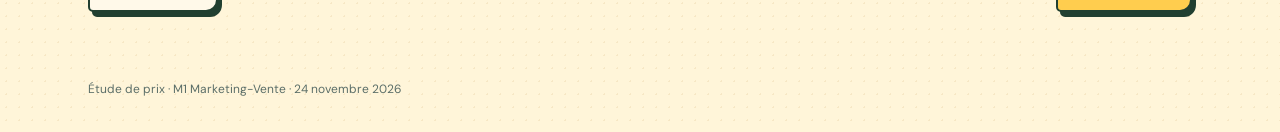
<file: enquete.html>
<!doctype html><html lang="fr"><head><meta charset="utf-8"><meta name="viewport" content="width=device-width,initial-scale=1"><title>L’enquête · Parc Astérix</title><link rel="stylesheet" href="dossier.css?v=2"><link rel="stylesheet" href="ambiance.css?v=3"></head><body><header class="top"><nav class="wrap" aria-label="Sommaire"><a href="index.html" >Accueil</a><a href="comptes.html" >1. Les comptes</a><a href="marche.html" >2. Le marché</a><a href="enquete.html" aria-current="page">3. L’enquête</a><a href="decision.html" >4. La décision</a><a href="conclusion.html" >5. Conclusion</a></nav></header><main class="wrap"><section id="resultats" class="chapter"><p class="eyebrow">03 · Notre mesure auprès de vraies personnes</p><h2>54,50 € est une piste acceptable, pas un achat garanti.</h2><p class="intro">Questionnaire diffusé auprès de <strong>proches et d’étudiants</strong>. La mesure combine des seuils de prix déclarés et un choix entre deux offres.</p>
<div class="response-banner"><strong>107</strong><div><h3>réponses exploitables</h3><p>Un questionnaire diffusé auprès de proches et d’étudiants.</p></div></div>
<h3>Première question : quels prix sont jugés acceptables ?</h3><div class="grid two"><article class="accent"><p class="eyebrow">Parc Astérix · Van Westendorp</p><strong class="metric">26,50 – 64,50 €</strong><p>Intervalle collectif estimé. Le prix proposé de 54,50 € se situe à l’intérieur. Le repère OPP est de 49,50 €.</p><p><strong>OPP signifie « Optimum Price Point »</strong>, ou point de prix optimal psychologique. C’est le croisement des courbes « trop bon marché » et « trop cher » : les deux rejets y sont au même niveau. Il ne désigne pas le prix qui rapporte le plus au parc.</p><p class="source"><a href="analyse/index.html#prix" title="Courbes et calculs — ouvrir la source ou la rubrique">Courbes et calculs</a> · 107 réponses · 24/11/2026.</p></article><div class="explain"><h4>Ce que cela permet de dire</h4><p>Le niveau de 54,50 € mérite d’être testé. La borne haute de 64,50 € n’est pas un prix accepté par tous et l’OPP ne maximise pas nécessairement les recettes ou le bénéfice.</p><p>Les seuils concernent le billet d’une journée et sont demandés après l’exposition aux offres A/B. Ils peuvent être influencés par les prix et le service déjà montrés ; ils ne constituent pas une validation indépendante de la formule.</p></div></div>
<div id="ab-chart" class="interactive-chart" aria-label="Comparaison interactive des offres du questionnaire"></div><h3>Deuxième question : le coupe-file peut-il soutenir l’attrait de l’offre ?</h3><p>Chaque personne voyait une version. Disney restait à 79 €. Les quatre combinaisons permettent de distinguer prix, service et formule complète.</p>
<div class="tablebox"><table><caption>Part préférant Astérix à Disney · réponses compatibles uniquement</caption><thead><tr><th>Version</th><th>Prix Astérix</th><th>Passage coupe-file</th><th>Choix Astérix</th></tr></thead><tbody><tr><th>A · référence</th><td>49 €</td><td>Non</td><td>17/25 · 68,0 %</td></tr><tr><th>B</th><td>54,50 €</td><td>Non</td><td>15/24 · 62,5 %</td></tr><tr><th>C</th><td>49 €</td><td>Oui</td><td>24/29 · 82,8 %</td></tr><tr class="highlight"><th>D · formule proposée</th><td>54,50 €</td><td>Oui</td><td>22/29 · 75,9 %</td></tr></tbody></table></div>
<div class="tablebox"><table><caption>Trois comparaisons, trois questions · Fisher bilatéral</caption><thead><tr><th>Question</th><th>Comparaison</th><th>Observation</th><th>p-valeur</th></tr></thead><tbody><tr><th>Le prix plus élevé réduit-il l’attrait ?</th><td>A+C contre B+D</td><td>75,9 % → 69,8 %</td><td>0,520</td></tr><tr><th>Le coupe-file renforce-t-il l’attrait ?</th><td>A+B contre C+D</td><td>65,3 % → 79,3 %</td><td>0,129</td></tr><tr class="highlight"><th>La nouvelle formule fait-elle mieux ?</th><td>A contre D</td><td>68,0 % → 75,9 %</td><td>0,557</td></tr></tbody></table></div><p class="source">Calculs reproductibles dans <a href="analyse/index.html#ab" title="les résultats détaillés — ouvrir la source ou la rubrique">les résultats détaillés</a>, sur la même copie figée du 24/11/2026. A/D : +7,9 points, intervalle à 95 % approximativement [−15 ; +31] points.</p>
<p class="takeaway">Aucun de ces écarts n’est significatif au seuil de 5 %. L’offre enrichie est davantage choisie dans cet échantillon ; nous ne démontrons pas qu’elle maintiendrait les ventes réelles.</p>
<details open=""><summary>Les limites qui changent notre décision</summary><ul><li><strong>Échantillon de proximité :</strong> des proches et des étudiants, sans représentativité revendiquée.</li><li><strong>Diffusion évolutive :</strong> les pondérations ont changé pour compléter C et D. Période, public et offre peuvent se confondre ; les tests restent exploratoires.</li><li><strong>Choix imposé :</strong> pas de réponse « aucun des deux ». Préférer un parc ne signifie pas acheter.</li><li><strong>Petits groupes :</strong> 24 à 29 réponses par version. L’incertitude reste large et une absence de significativité ne prouve pas l’absence d’effet.</li></ul></details>
<style>
#justification{margin:56px 0 40px}
#justification .j-hook{display:flex;align-items:center;justify-content:space-between;gap:32px;background:var(--green);color:#fff;padding:34px 38px;border-radius:18px;margin:20px 0 28px}
#justification .j-hook .eyebrow{color:var(--lime)}
#justification .j-hook h3{margin:10px 0 6px;font-size:clamp(24px,3vw,34px)}
#justification .j-hook p{margin:0;color:#dbe7d6;font-size:16px}
#justification .j-hook>strong{font-family:Manrope,sans-serif;font-size:clamp(44px,6vw,72px);line-height:1;color:var(--lime);white-space:nowrap;text-align:right}
#justification .j-hook>strong small{display:block;font-family:'DM Sans',sans-serif;font-size:12px;font-weight:500;color:#fff;letter-spacing:.06em;text-transform:uppercase;margin-top:8px}
#justification .j-text{font-size:19px;max-width:900px}
#justification .j-text strong{background:linear-gradient(transparent 62%,var(--lime) 62%)}
#justification .j-calc{display:flex;flex-wrap:wrap;align-items:center;justify-content:center;gap:14px 18px;background:#f0f3e7;border-radius:14px;padding:28px 22px;margin:30px 0;font-family:Manrope,sans-serif;font-weight:800;font-size:clamp(18px,2.4vw,28px);text-align:center}
#justification .j-calc span.op{color:var(--orange)}
#justification .j-calc em{font-style:normal;font-family:'DM Sans',sans-serif;font-weight:500;font-size:13px;color:var(--muted);display:block;margin-top:4px}
#justification .j-calc .res{background:var(--green);color:var(--lime);padding:10px 18px;border-radius:10px}
#justification .j-bars{background:#fff;border:1px solid var(--line);border-radius:14px;padding:24px 26px;margin:26px 0}
#justification .j-bars h4{margin:0 0 16px}
#justification .j-row{display:grid;grid-template-columns:150px 1fr;gap:14px;align-items:center;margin:12px 0;font-size:14px;font-weight:600}
#justification .j-bar{height:44px;border-radius:8px;display:flex;align-items:center;padding:0 16px;font-family:Manrope,sans-serif;font-weight:800;font-size:18px;background:#b9cdbd;color:var(--ink)}
#justification .j-bar.gain{background:var(--green);color:var(--lime)}
#justification .j-bars p{margin:14px 0 0;font-size:13px;color:var(--muted)}
#justification .grid article .metric{font-size:40px;color:var(--green);margin:8px 0}
#justification .grid article p{margin:0;font-size:15px}
@media(max-width:760px){#justification .j-hook{flex-direction:column;align-items:flex-start;gap:14px;padding:26px 22px}#justification .j-hook>strong{text-align:left}#justification .j-row{grid-template-columns:1fr;gap:6px}#justification .j-text{font-size:17px}}
</style>
<div id="justification"><p class="eyebrow">Pourquoi 54,50 € · la justification financière</p>
<div class="j-hook"><div><p class="eyebrow">Le billet Malin passe de 49 € à 54,50 € TTC</p><h3>Une hausse unique de 5,50 € rembourse tout l’investissement.</h3><p>36 M€ à financer sur dix ans, 37,5 M€ générés.</p></div><strong>+5,50 €<small>par billet Malin</small></strong></div>
<p class="j-text">Afin de financer une enveloppe d'investissement de <strong>36&nbsp;M€ sur dix ans</strong> (nouvelles zones), le Parc Astérix pourrait augmenter le prix du billet Malin de 49&nbsp;€ à <strong>54,50&nbsp;€ TTC</strong>. Cette hausse unique de 5,50&nbsp;€ permettrait de générer environ 3,75&nbsp;M€ de recettes supplémentaires par an (750&nbsp;000 billets × 5&nbsp;€ HT), soit <strong>37,5&nbsp;M€ sur dix ans</strong>. Le montant de l'investissement serait ainsi intégralement remboursé tout en maintenant un tarif inférieur à celui des billets les plus flexibles du parc. Cette solution apparaît réaliste car l'augmentation reste modérée (+11,2&nbsp;%) et représente seulement 22&nbsp;€ supplémentaires pour une famille de quatre personnes.</p>
<div class="j-calc" role="group" aria-label="Le calcul en une ligne"><div>750&nbsp;000<em>billets Malin</em></div><span class="op">×</span><div>5&nbsp;€ HT<em>de plus par billet</em></div><span class="op">=</span><div>3,75&nbsp;M€<em>par an</em></div><span class="op">×</span><div>10&nbsp;ans<em>&nbsp;</em></div><span class="op">=</span><div class="res">37,5&nbsp;M€</div></div>
<div class="j-bars"><h4>Investissement à financer et recettes générées sur dix ans</h4><div class="j-row"><span>À financer</span><div class="j-bar" style="width:96%">36 M€</div></div><div class="j-row"><span>Généré sur dix ans</span><div class="j-bar gain" style="width:100%">37,5 M€</div></div><p>Le montant de l’investissement serait intégralement remboursé.</p></div>
<div class="grid three"><article class="accent"><span class="label">Une hausse modérée</span><strong class="metric">+11,2 %</strong><p>De 49 € à 54,50 € TTC : l’augmentation reste modérée.</p></article><article><span class="label">Pour une famille de quatre</span><strong class="metric">+22 €</strong><p>Seulement 22 € supplémentaires pour une famille de quatre personnes.</p></article><article><span class="label">Un prix très compétitif</span><strong class="metric">−24,50 €</strong><p>face à Disneyland Paris, son principal concurrent, à 79 € dans notre enquête. Le tarif reste aussi inférieur à celui des billets les plus flexibles du parc.</p></article></div>
<p class="takeaway">Cette base de 10 ans permettrait une augmentation en douceur du prix du billet tout en permettant de combler le déficit induit par les investissements réalisés entre les 3 dernières années.</p></div>
<a class="button secondary" href="analyse/index.html" title="Consulter les preuves et méthodes → — ouvrir la source ou la rubrique">Consulter les preuves et méthodes →</a>
<div class="bridge"><strong>Le passage à la décision</strong><p>Nous gardons 54,50 € comme prix candidat testé. Il reste à calculer les ventes et la contribution nécessaires pour limiter la hausse de la dette.</p><a href="decision.html#proposition" title="Chiffrer les conditions de réussite → — ouvrir la source ou la rubrique">Chiffrer les conditions de réussite →</a></div></section><nav class="page-arrows" aria-label="Changer de page"><a class="button secondary" href="marche.html">← Le marché</a><span>4 / 6</span><a class="button" href="decision.html">La décision →</a></nav></main><footer class="wrap">Étude de prix · M1 Marketing-Vente · 24 novembre 2026</footer><script src="ambiance.js?v=3"></script></body></html>
</file>
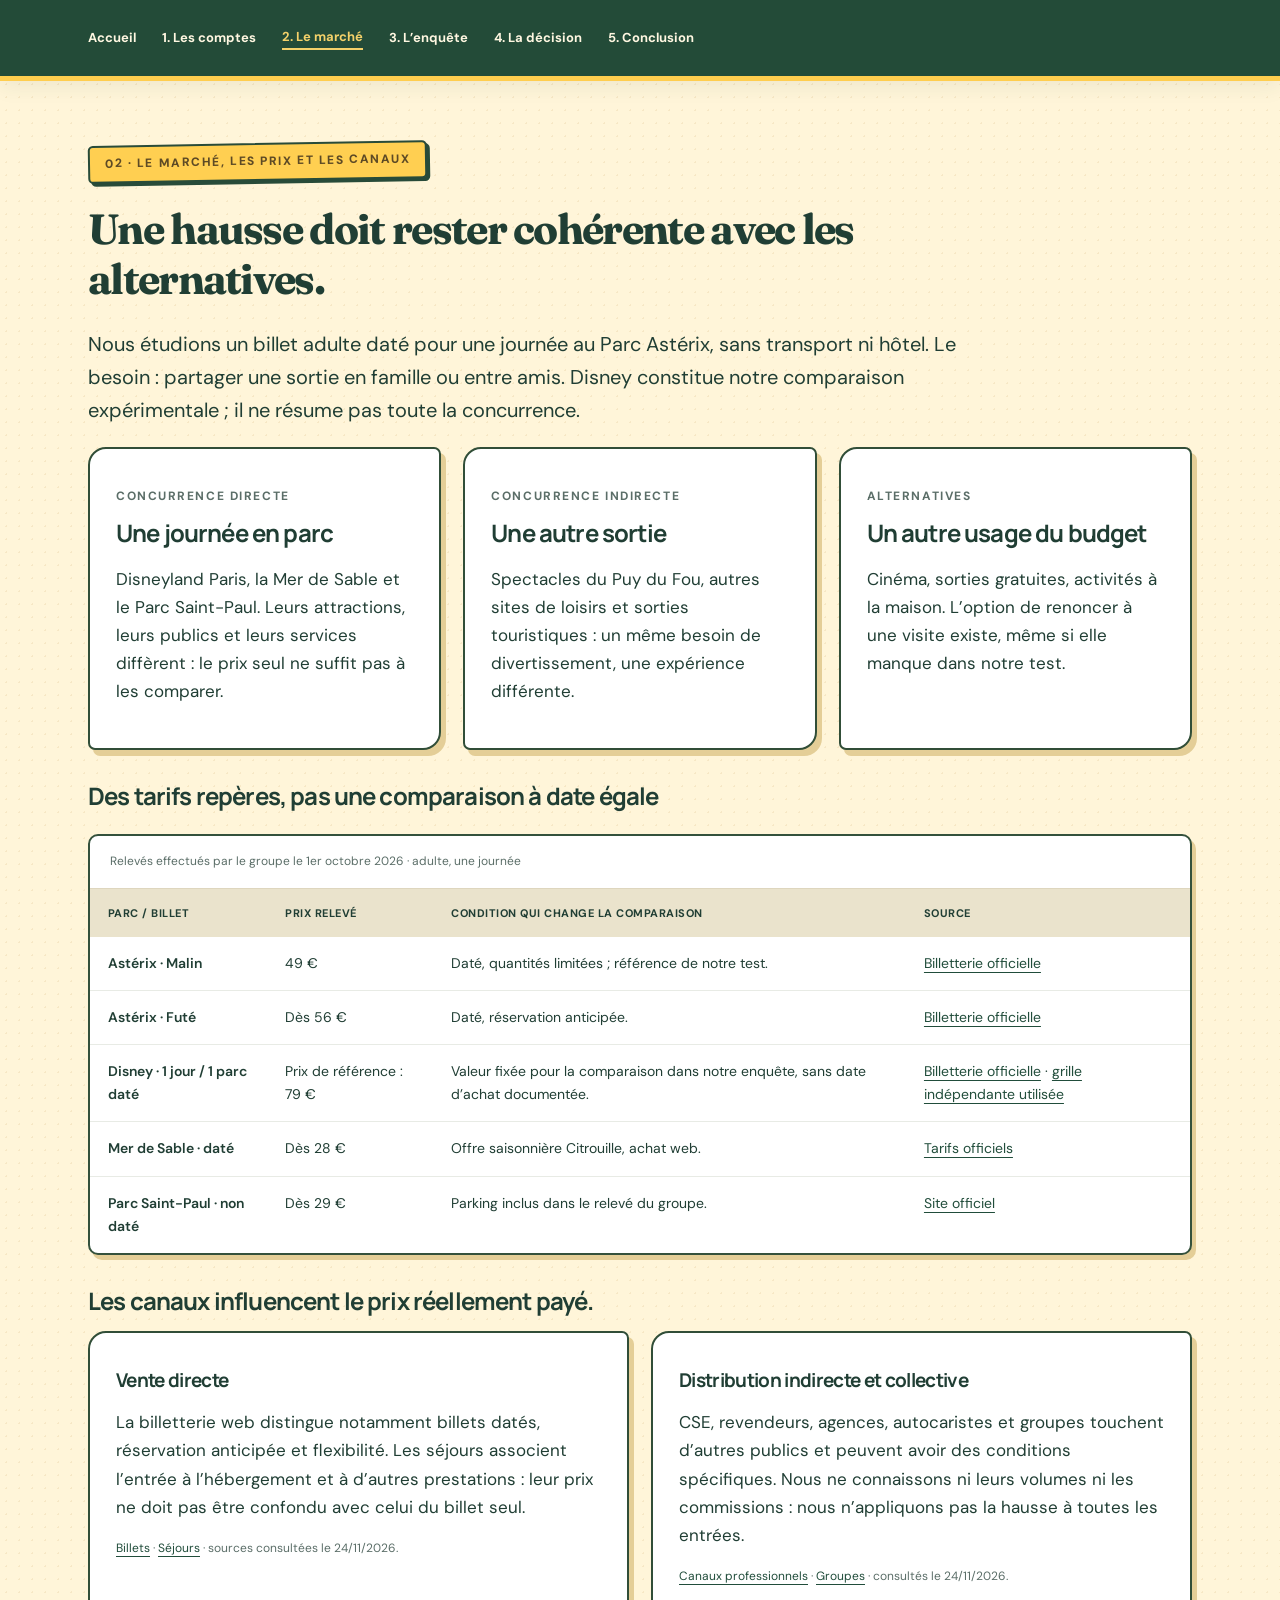
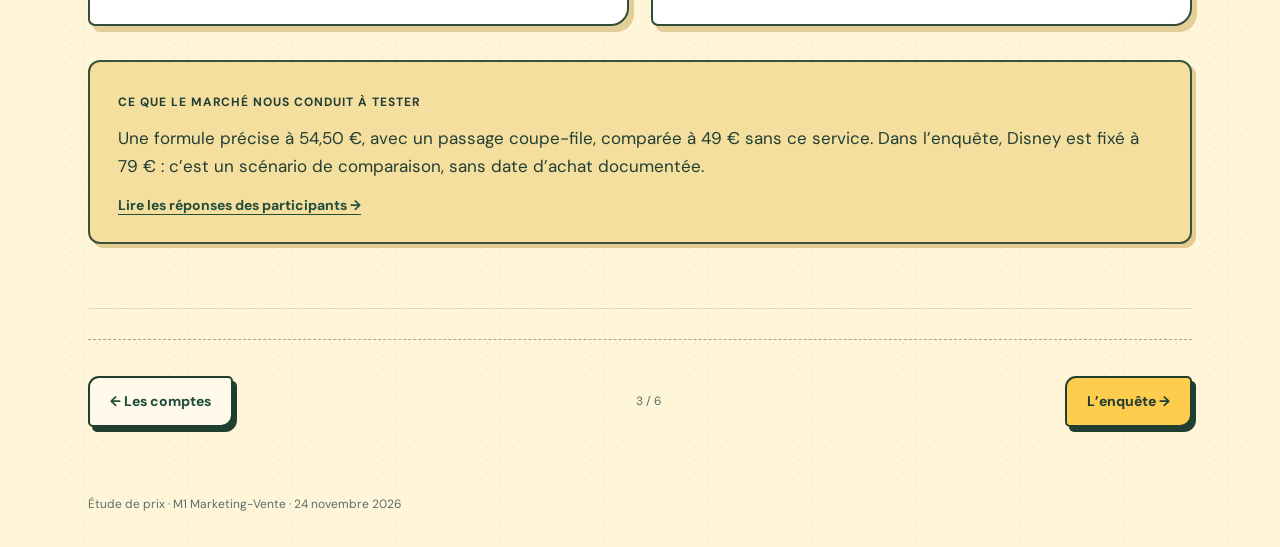
<file: marche.html>
<!doctype html><html lang="fr"><head><meta charset="utf-8"><meta name="viewport" content="width=device-width,initial-scale=1"><title>Le marché · Parc Astérix</title><link rel="stylesheet" href="dossier.css?v=2"><link rel="stylesheet" href="ambiance.css?v=3"></head><body><header class="top"><nav class="wrap" aria-label="Sommaire"><a href="index.html" >Accueil</a><a href="comptes.html" >1. Les comptes</a><a href="marche.html" aria-current="page">2. Le marché</a><a href="enquete.html" >3. L’enquête</a><a href="decision.html" >4. La décision</a><a href="conclusion.html" >5. Conclusion</a></nav></header><main class="wrap"><section id="concurrence" class="chapter"><p class="eyebrow">02 · Le marché, les prix et les canaux</p><h2>Une hausse doit rester cohérente avec les alternatives.</h2><p class="intro">Nous étudions un billet adulte daté pour une journée au Parc Astérix, sans transport ni hôtel. Le besoin : partager une sortie en famille ou entre amis. Disney constitue notre comparaison expérimentale ; il ne résume pas toute la concurrence.</p>
<div class="grid three"><article><p class="eyebrow">Concurrence directe</p><h3>Une journée en parc</h3><p>Disneyland Paris, la Mer de Sable et le Parc Saint-Paul. Leurs attractions, leurs publics et leurs services diffèrent : le prix seul ne suffit pas à les comparer.</p></article><article><p class="eyebrow">Concurrence indirecte</p><h3>Une autre sortie</h3><p>Spectacles du Puy du Fou, autres sites de loisirs et sorties touristiques : un même besoin de divertissement, une expérience différente.</p></article><article><p class="eyebrow">Alternatives</p><h3>Un autre usage du budget</h3><p>Cinéma, sorties gratuites, activités à la maison. L’option de renoncer à une visite existe, même si elle manque dans notre test.</p></article></div>
<h3>Des tarifs repères, pas une comparaison à date égale</h3>
<div class="tablebox"><table><caption>Relevés effectués par le groupe le 1er octobre 2026 · adulte, une journée</caption><thead><tr><th>Parc / billet</th><th>Prix relevé</th><th>Condition qui change la comparaison</th><th>Source</th></tr></thead><tbody>
<tr><th>Astérix · Malin</th><td>49 €</td><td>Daté, quantités limitées ; référence de notre test.</td><td><a href="https://www.parcasterix.fr/offres/billets" title="Billetterie officielle — ouvrir la source ou la rubrique">Billetterie officielle</a></td></tr>
<tr><th>Astérix · Futé</th><td>Dès 56 €</td><td>Daté, réservation anticipée.</td><td><a href="https://www.parcasterix.fr/offres/billets" title="Billetterie officielle — ouvrir la source ou la rubrique">Billetterie officielle</a></td></tr>
<tr><th>Disney · 1 jour / 1 parc daté</th><td>Prix de référence : 79 €</td><td>Valeur fixée pour la comparaison dans notre enquête, sans date d’achat documentée.</td><td><a href="https://tickets.disneylandparis.com/fr-fr/tickets" title="Billetterie officielle — ouvrir la source ou la rubrique">Billetterie officielle</a> · <a href="https://disneyland-pratique.fr/tarifs-disneyland-paris-2026.html" title="grille indépendante utilisée — ouvrir la source ou la rubrique">grille indépendante utilisée</a></td></tr>
<tr><th>Mer de Sable · daté</th><td>Dès 28 €</td><td>Offre saisonnière Citrouille, achat web.</td><td><a href="https://www.merdesable.fr/tarifs-reservations" title="Tarifs officiels — ouvrir la source ou la rubrique">Tarifs officiels</a></td></tr>
<tr><th>Parc Saint-Paul · non daté</th><td>Dès 29 €</td><td>Parking inclus dans le relevé du groupe.</td><td><a href="https://www.parcsaintpaul.fr/" title="Site officiel — ouvrir la source ou la rubrique">Site officiel</a></td></tr>
</tbody></table></div>
<h3>Les canaux influencent le prix réellement payé.</h3><div class="grid two"><article><h4>Vente directe</h4><p>La billetterie web distingue notamment billets datés, réservation anticipée et flexibilité. Les séjours associent l’entrée à l’hébergement et à d’autres prestations : leur prix ne doit pas être confondu avec celui du billet seul.</p><p class="source"><a href="https://www.parcasterix.fr/offres/billets" title="Billets — ouvrir la source ou la rubrique">Billets</a> · <a href="https://www.parcasterix.fr/offres/sejours" title="Séjours — ouvrir la source ou la rubrique">Séjours</a> · sources consultées le 24/11/2026.</p></article><article><h4>Distribution indirecte et collective</h4><p>CSE, revendeurs, agences, autocaristes et groupes touchent d’autres publics et peuvent avoir des conditions spécifiques. Nous ne connaissons ni leurs volumes ni les commissions : nous n’appliquons pas la hausse à toutes les entrées.</p><p class="source"><a href="https://www.parcasterix.fr/cserevendeursagences-voyages-groupes-et-autocaristes" title="Canaux professionnels — ouvrir la source ou la rubrique">Canaux professionnels</a> · <a href="https://www.parcasterix.fr/groupes" title="Groupes — ouvrir la source ou la rubrique">Groupes</a> · consultés le 24/11/2026.</p></article></div>
<div class="bridge"><strong>Ce que le marché nous conduit à tester</strong><p>Une formule précise à 54,50 €, avec un passage coupe-file, comparée à 49 € sans ce service. Dans l’enquête, Disney est fixé à 79 € : c’est un scénario de comparaison, sans date d’achat documentée.</p><a href="enquete.html#resultats" title="Lire les réponses des participants → — ouvrir la source ou la rubrique">Lire les réponses des participants →</a></div></section><nav class="page-arrows" aria-label="Changer de page"><a class="button secondary" href="comptes.html">← Les comptes</a><span>3 / 6</span><a class="button" href="enquete.html">L’enquête →</a></nav></main><footer class="wrap">Étude de prix · M1 Marketing-Vente · 24 novembre 2026</footer><script src="ambiance.js?v=3"></script></body></html>
</file>
<file: dossier.css>
@import url('https://fonts.googleapis.com/css2?family=DM+Sans:wght@400;500;600;700&family=Manrope:wght@500;600;700;800&display=swap');
:root{--ink:#183e38;--muted:#5b6e68;--paper:#faf8f2;--line:#d9e0d7;--green:#174c40;--lime:#e0ed98;--orange:#be532d}*{box-sizing:border-box}html{scroll-behavior:smooth;scroll-padding-top:95px}body{margin:0;background:var(--paper);color:var(--ink);font:17px/1.65 'DM Sans',sans-serif}.wrap{max-width:1160px;margin:auto;padding:0 28px}.top{position:sticky;top:0;z-index:5;background:#faf8f2f5;border-bottom:1px solid var(--line);backdrop-filter:blur(12px)}nav.wrap{display:flex;align-items:center;gap:26px;min-height:76px;overflow-x:auto;white-space:nowrap;font-size:13px;font-weight:700}.brand{margin-right:auto;font-size:16px}a{color:var(--green);text-underline-offset:4px}nav a{text-decoration:none}a:hover{text-decoration:underline}a:focus-visible,summary:focus-visible,input:focus-visible{outline:3px solid var(--orange);outline-offset:4px}.hero{padding:78px 0 60px;max-width:970px}h1,h2,h3,h4{font-family:Manrope,sans-serif;line-height:1.18;letter-spacing:-.035em}h1{font-size:clamp(40px,5.5vw,70px);margin:18px 0 26px;font-weight:800}h1 em{font-style:normal;color:var(--orange)}h2{font-size:clamp(30px,3.3vw,44px);max-width:890px;margin:12px 0 24px}h3{font-size:24px;margin:32px 0 16px}h4{font-size:19px;margin:10px 0}.eyebrow{text-transform:uppercase;letter-spacing:.13em;font-size:12px;font-weight:700;color:var(--muted)}.lead,.intro{font-size:20px;max-width:930px}.question{border-left:4px solid var(--orange);padding:3px 24px;margin:32px 0;font-size:20px}.team{font-size:12px;color:var(--muted);margin:26px 0}.button{display:inline-block;background:var(--green);color:white;border-radius:8px;padding:12px 20px;text-decoration:none;font-weight:600;font-size:14px}.secondary{background:transparent;border:1px solid var(--green);color:var(--green)}.summary{background:var(--green);color:white;border-radius:20px;padding:36px;margin-bottom:28px}.summary .eyebrow{color:#c7d6bf}.summary article{background:#ffffff0c;border:1px solid #ffffff35}.summary a{color:#e0ed98}.summary .takeaway{background:#ffffff12;color:white;border-color:var(--lime)}.grid{display:grid;gap:22px}.three{grid-template-columns:repeat(3,minmax(0,1fr))}.two{grid-template-columns:repeat(2,minmax(0,1fr))}article{background:white;border:1px solid var(--line);padding:26px;border-radius:12px;min-width:0}article h3{margin-top:12px}.metric{display:block;font-family:Manrope,sans-serif;font-size:34px;line-height:1.3;margin:16px 0}.label{font-size:11px;font-weight:700;border-radius:30px;padding:5px 10px;display:inline-block;background:#dce9df;color:var(--green)}.assumed{background:#f4dfc1;color:#704519}.source{font-size:12px;color:var(--muted);line-height:1.7}.summary .source{color:#d9e4d6}.chapter{padding:64px 0;border-bottom:1px solid var(--line)}.chapter>section{padding-top:16px}.explain{padding:12px 22px}.explain h3{margin-top:20px}.tablebox{width:100%;overflow-x:auto;border:1px solid var(--line);border-radius:10px;margin:24px 0 12px;background:white}table{width:100%;border-collapse:collapse;font-size:14px}caption{text-align:left;padding:16px 20px;font-size:12px;color:var(--muted);border-bottom:1px solid var(--line)}th,td{text-align:left;vertical-align:top;padding:15px 18px;border-bottom:1px solid #e8ebe5}thead th{font-size:11px;letter-spacing:.045em;text-transform:uppercase;background:#edf1e8}tbody th{font-weight:600}tr:last-child>*{border-bottom:0}.highlight{background:#f0f5db}.takeaway{padding:22px 26px;background:#edf2df;border-left:4px solid var(--green);font-size:17px;margin:26px 0}.note{font-size:13px;color:var(--muted);padding:14px 18px;background:#efeee6;border-radius:7px}.bridge{margin-top:34px;padding:24px 28px;background:#e9eee7;border-radius:12px}.bridge strong{font-size:12px;text-transform:uppercase;letter-spacing:.08em}.bridge p{margin:10px 0}.bridge a{font-size:14px;font-weight:700}details{border:1px solid var(--line);background:white;padding:19px 24px;border-radius:10px;margin:24px 0}summary{cursor:pointer;font-weight:700}details p,details li{font-size:15px}li{margin:12px 0}.accent{background:#f0f5db}.offer{display:flex;align-items:center;gap:36px;background:var(--green);color:white;padding:32px;border-radius:16px;margin:28px 0}.offer .eyebrow{color:var(--lime)}.offer h3{margin:12px 0}.offer>strong{font-size:46px;white-space:nowrap;color:var(--lime)}.offer small{display:block;font-size:12px;color:white;font-weight:400}.formula{background:#f0f3e7;border-radius:10px;padding:26px;text-align:center;font-size:24px;margin:24px 0}.formula small{display:block;font-size:12px;color:var(--muted);margin-top:12px}.formula.small{font-size:15px;line-height:2}.controls{display:grid;grid-template-columns:repeat(2,minmax(0,1fr));gap:22px;padding-top:26px}label{font-size:13px;font-weight:600}input{display:block;width:100%;margin-top:8px;padding:12px;border:1px solid #9cac9f;border-radius:6px;font:inherit;background:#fafbf6;color:var(--ink)}.decision{border-left:4px solid var(--orange);padding:8px 24px;background:#fff1e5}.steps{padding-left:26px}.steps li{padding:7px 10px}.steps strong{display:block}footer{font-size:12px;color:var(--muted);padding-top:32px!important;padding-bottom:32px!important}@media(max-width:760px){body{font-size:16px}.wrap{padding-left:20px;padding-right:20px}nav.wrap{gap:20px;min-height:64px}.brand{margin-right:12px}.hero{padding:42px 0}.lead,.intro,.question{font-size:18px}.three,.two,.controls{grid-template-columns:1fr}.summary{padding:24px 20px}.chapter{padding:42px 0}.offer{align-items:flex-start;flex-direction:column;gap:12px;padding:24px}.offer>strong{font-size:40px}.explain{padding:0}th,td{padding:12px;min-width:110px}table{font-size:13px}.formula{font-size:19px;padding:20px}.metric{font-size:30px}}@media print{.top,.button,.controls{display:none}.wrap{max-width:none}.chapter{break-before:page}.tablebox{overflow:visible}body{font-size:11pt}h1{font-size:36pt}.hero{padding-top:0}details{display:block}.summary,.offer{background:#eee;color:#183e38}.summary a,.summary .source,.offer>strong{color:#183e38}}
.number-source{color:inherit;text-decoration:underline;text-decoration-style:dotted;text-decoration-color:#8e9e7d;text-underline-offset:5px}.number-source:hover,.number-source:focus{background:#e0ed98;color:#183e38;text-decoration-style:solid}nav [aria-current="page"]{color:var(--orange);border-bottom:2px solid var(--orange)}.page-arrows{display:flex;justify-content:space-between;align-items:center;gap:15px;padding:36px 0}.page-arrows>span{font-size:12px;color:var(--muted)}@media(max-width:600px){.page-arrows{flex-wrap:wrap}.page-arrows .button{font-size:12px;padding:11px}.page-arrows>span{display:none}}
</file>
<file: ambiance.css>
@import url('https://fonts.googleapis.com/css2?family=Fraunces:wght@600;700;800&display=swap');
:root{--paper:#fbf5e6;--ink:#203e34;--green:#214d3b;--orange:#b24c2b;--lime:#f4d16a;--line:#ded6be}body{background-color:var(--paper);background-image:radial-gradient(#b39b6420 .7px,transparent .7px);background-size:7px 7px}h1,h2{font-family:Fraunces,Georgia,serif;letter-spacing:-.04em}h1{font-weight:800}.top{background:#214d3bf5;border-bottom:4px solid #d8b55c;box-shadow:0 5px 20px #213e3414}.top a{color:#fff7e1}.top [aria-current=page]{color:#f4d16a;border-color:#f4d16a}.hero{position:relative;padding-right:130px;min-height:650px}.hero:after{content:'✦';position:absolute;right:0;top:90px;display:grid;place-items:center;width:105px;height:140px;border:7px double #f3cd72;border-radius:50% 50% 45% 45%;background:#214d3b;color:#f3cd72;font-size:60px;box-shadow:8px 10px 0 #ded6be;transform:rotate(10deg);animation:shield 6s ease-in-out infinite}.button{border-radius:8px 3px 9px 3px;box-shadow:0 4px 0 #132d23;transition:transform .2s,box-shadow .2s;background:var(--green)}.button:hover{transform:translateY(-3px);box-shadow:0 7px 0 #132d23;text-decoration:none}.button:active{transform:translateY(2px);box-shadow:0 1px 0 #132d23}.button.secondary{background:#fff9e9;box-shadow:0 4px 0 #c7b88d}.summary,.offer{border:2px solid #d9b65f;box-shadow:0 12px 30px #253c3215;background:linear-gradient(120deg,#173d30,#2f6048)}article{box-shadow:0 5px 20px #6b542609;border-color:#e3d9bf;transition:transform .25s,box-shadow .25s}article:hover{transform:translateY(-3px);box-shadow:0 12px 25px #6b542614}.summary article{background:#ffffff0c}.summary .source,.summary a{color:#ffe49b}.question{background:#fffaf0;border-color:#bd572d;padding:20px 25px;border-radius:0 14px 14px 0}.chapter>.eyebrow{display:inline-block;background:#eee1bd;padding:6px 13px;border-radius:20px;color:#5d4a25}.tablebox{box-shadow:0 5px 22px #6b542609}thead th{background:#eae3cc}.highlight{background:#f4edcd}.bridge{background:#eee7d2;border-left:4px solid #d8b55c}.takeaway{background:#edf0da}.page-arrows{border-top:1px dashed #b4a379;margin-top:30px}.reading-progress{position:fixed;top:0;left:0;z-index:20;height:4px;background:#f4ce67;width:0;pointer-events:none}.reveal-ready{opacity:0;transform:translateY(15px);transition:opacity .55s,transform .55s}.reveal-ready.is-visible{opacity:1;transform:none}.interactive-chart{margin:30px 0;padding:28px;background:#fffdf5;border:1px solid #d8ccab;border-radius:16px}.interactive-chart h3{margin:0 0 12px}.chart-hint{font-size:13px;color:#687366}.chart-row{display:grid;grid-template-columns:95px 1fr 85px;align-items:center;gap:14px;width:100%;padding:12px 8px;border:0;border-radius:8px;background:transparent;font:inherit;text-align:left;color:#203e34;cursor:pointer}.chart-row:hover,.chart-row:focus-visible,.chart-row[aria-pressed=true]{background:#f0e7c9;outline-offset:2px}.bar-track{height:25px;background:#e8ebdf;border-radius:4px;overflow:hidden}.bar-fill{height:100%;width:var(--bar);background:linear-gradient(90deg,#214d3b,#55835a);border-radius:4px;transform-origin:left;animation:grow .8s ease-out both}.chart-row[aria-pressed=true] .bar-fill{background:linear-gradient(90deg,#b85530,#db9b45)}.chart-value{font-weight:700;text-align:right}.chart-detail{padding:18px;background:#f0f2e3;border-left:3px solid #b58f38;margin-top:18px;min-height:100px;font-size:15px}.chart-tabs{display:flex;flex-wrap:wrap;gap:8px;margin:18px 0}.chart-tabs button{border:1px solid #c9bb95;border-radius:30px;padding:9px 15px;background:#fffbf0;color:#244535;cursor:pointer;font:inherit;font-size:13px}.chart-tabs button[aria-pressed=true]{background:#214d3b;color:white}.chart-detail a{text-decoration:underline}.chart-scale{font-size:11px;color:#6a7164;text-align:right}@keyframes shield{0%,100%{transform:rotate(10deg) translateY(0)}50%{transform:rotate(6deg) translateY(-7px)}}@keyframes grow{from{transform:scaleX(0)}to{transform:scaleX(1)}}@media(max-width:760px){.hero{padding-right:0;min-height:auto}.hero:after{display:none}.interactive-chart{padding:18px}.chart-row{grid-template-columns:65px 1fr 65px;gap:8px;font-size:13px}.chart-value{font-size:13px}}@media(prefers-reduced-motion:reduce){*,*:before,*:after{animation:none!important;transition:none!important;scroll-behavior:auto!important}.reveal-ready{opacity:1;transform:none}}@media print{.top,.reading-progress{display:none}.reveal-ready{opacity:1;transform:none}.hero:after{animation:none}article{box-shadow:none}}
/* Une même ambiance de village et de fête pour le dossier et ses analyses. */
:root{--bg:#fff5d9;--surface:#fffdf5;--fg:#203e34;--accent:#245640;--gold:#ffcb44;--bar-hover:#bd542b;--bar-track:#e8e2c9;--paper:#fff5d9}body{background-color:var(--paper);background-image:radial-gradient(#bc8e3d20 1px,transparent 1px);background-size:13px 13px}h1{color:#234b38;text-shadow:2px 3px 0 #e5bd64}h1 em{color:#bd4a27;text-shadow:2px 3px 0 #f4cd6b}.top{background:#234b38;border-bottom:5px solid #ffcd4e}.top a{transition:transform .2s,color .2s}.top a:hover{color:#ffdf77;transform:rotate(-2deg)}.hero{max-width:1100px}.hero:before{content:'L’AVENTURE DU PRIX';display:block;width:fit-content;background:#ffcd4e;border:2px solid #254635;color:#254635;padding:7px 17px;box-shadow:4px 4px 0 #254635;transform:rotate(-2deg);font-size:12px;letter-spacing:.14em;font-weight:800;margin-bottom:30px}.hero:after{border-width:9px;width:120px;height:160px;box-shadow:9px 11px 0 #cc9e46;background:repeating-linear-gradient(90deg,#b7502c 0 28px,#e8b84c 28px 32px);color:#fff2bb}.button,.bouton{border:2px solid #213f30!important;border-radius:11px 5px 12px 5px!important;font-weight:800;box-shadow:4px 5px 0 #213f30!important}.button:not(.secondary),.bouton{background:#ffcd4e;color:#203e34}.button:hover,.bouton:hover{transform:translate(-2px,-3px) rotate(-1deg)}.question{border:2px solid #284b39;border-left:9px solid #bd542b;box-shadow:6px 6px 0 #ead39a}.summary{border:3px solid #213f30;border-radius:24px 8px 24px 8px;box-shadow:8px 9px 0 #d8b56a}.summary>h2{color:#fff1c1}.summary article{box-shadow:none!important;border-color:#91a17a!important}.summary article:hover{transform:translateY(-4px)}article,.carte,.interactive-chart{border:2px solid #314e38;border-radius:18px 7px 18px 7px;box-shadow:5px 6px 0 #e4ce97}.chapter>.eyebrow,.head>.eyebrow{background:#ffcf51;border:2px solid #284b39;border-radius:5px;padding:7px 15px;box-shadow:3px 3px 0 #284b39;transform:rotate(-1deg);font-weight:800}.chapter{padding-top:50px}.tablebox{border:2px solid #34513c;box-shadow:4px 5px 0 #e4ce97}.bridge{border:2px solid #38523a;background:#f5df9e;box-shadow:4px 4px 0 #e3cb91;position:relative}.offer{border:3px solid #213f30;border-radius:22px 7px 22px 7px;box-shadow:7px 8px 0 #d8b56a}.offer>strong{color:#ffdc66}.chart-tabs button{border:2px solid #31503a;box-shadow:2px 3px 0 #dfca91;font-weight:700}.chart-tabs button[aria-pressed=true]{background:#ffcf51;color:#203e34}.chart-detail{background:#fff0ba}.bar-track{border:1px solid #c5c8ac}.response-banner{display:flex;gap:28px;align-items:center;padding:28px 36px;background:#ffcf51;border:3px solid #254635;box-shadow:7px 8px 0 #d2ba7c;border-radius:20px 7px;margin:30px 0}.response-banner>strong{font-family:Fraunces,Georgia,serif;font-size:76px;line-height:1}.response-banner h3{margin:0}.response-banner p{margin-bottom:0}.analysis-page{padding:0;color:var(--fg);font-family:'DM Sans','Public Sans',sans-serif}.analysis-page .wrap{max-width:1160px;margin:auto;padding-left:28px;padding-right:28px}.analysis-page nav.top{border-radius:0;top:0;background:#234b38;border-bottom:5px solid #ffcd4e}.analysis-page nav.top a,.analysis-page nav.top .brand,.analysis-page nav.top a:not(.brand){color:#fff7dc}.analysis-page nav.top .wrap{min-height:76px}.analysis-page header.hero{display:block;padding-top:65px;padding-bottom:40px;min-height:auto}.analysis-page .hero h1{font-family:Fraunces,Georgia,serif;text-transform:none;font-size:clamp(40px,5.5vw,70px);line-height:1.12;letter-spacing:-.04em}.analysis-page h2{font-family:Fraunces,Georgia,serif;text-transform:none;letter-spacing:-.035em;font-size:clamp(28px,3.3vw,42px)}.analysis-page main>section{border-top:1px dashed #c5b378;padding-top:38px;margin-top:38px}.analysis-page .carte{background:#fffdf5}.analysis-page .reglages{background:#f5e4b0;border:1px solid #d0b873;border-radius:10px}.analysis-page .etat{background:#edf0d9;border:1px solid #bcc8a6}.analysis-page .hero:after{top:110px}.analysis-page .head .eyebrow{display:inline-block}.analysis-page .hero mark{background:none;color:#b54e29;box-shadow:none}.analysis-page .carte h3{font-family:Fraunces,Georgia,serif}.analysis-page footer{background:#234b38;color:#fff2ce;margin-top:45px;padding:25px 0}.analysis-page footer a{color:#ffdc6b}@media(max-width:760px){.hero:before{font-size:10px}.response-banner{gap:18px;padding:24px}.response-banner>strong{font-size:58px}.analysis-page .wrap{padding-left:20px;padding-right:20px}.analysis-page header.hero{padding-top:35px}.summary,article,.carte,.interactive-chart{box-shadow:3px 4px 0 #dfc78c}.analysis-page .hero:after{display:none}}@media(prefers-reduced-motion:reduce){.button:hover,.bouton:hover{transform:none}}
.analysis-page nav.top{margin-left:0;margin-right:0;width:100%;max-width:100%}.analysis-page h2,.analysis-page h3{color:#234b38}.analysis-page .head .eyebrow{width:fit-content}.analysis-page .hero h1{margin:16px 0}.analysis-page .hero .lede{margin:18px 0}.analysis-page .etat{padding:12px;border-radius:9px;gap:12px;flex-wrap:wrap}.analysis-page .chiffre,.analysis-page .kpi{border-color:#314e38}.analysis-page .table-wrap{max-width:100%;overflow-x:auto}
</file>
<file: analyse/style.css>
/* Page d'analyse : mêmes couleurs, polices et composants que le site principal (../index.html),
   plus les graphiques (barres, courbes Van Westendorp) et leurs infobulles. */
:root {
  --bg: #F2F5FA;
  --surface: #FFFFFF;
  --fg: #13213B;
  --muted: #56637A;
  --line: #D5DDEA;
  --accent: #1F4FB8;      /* bleu gaulois */
  --gold: #F2B705;        /* jaune casque */
  --ceiling: #C8262E;
  --bar-hover: #173D8F;
  --bar-track: #E3E9F3;
  /* Courbes Van Westendorp : 4 teintes validées (écart CVD et vision normale) en clair et en sombre */
  --vw-tc: #1baf7a;       /* trop bon marché */
  --vw-ba: #2a78d6;       /* bonne affaire */
  --vw-ch: #eb6834;       /* cher */
  --vw-tt: #4a3aa7;       /* trop cher */
  --display: "Archivo", "Arial Narrow", system-ui, sans-serif;
  --body: "Public Sans", system-ui, -apple-system, "Segoe UI", sans-serif;
  --mono: "IBM Plex Mono", ui-monospace, "SFMono-Regular", Menlo, monospace;
  color-scheme: light;
}
@media (prefers-color-scheme: dark) {
  :root:not([data-theme="light"]) {
    --bg: #0D1422; --surface: #152035; --fg: #E6ECF6; --muted: #9AA8C0; --line: #26344E;
    --accent: #7FA6FF; --gold: #F5C431; --ceiling: #FF6B6B; --bar-hover: #A9C2FF; --bar-track: #1F2D47;
    --vw-tc: #199e70; --vw-ba: #3987e5; --vw-ch: #d95926; --vw-tt: #9085e9;
    color-scheme: dark;
  }
}
:root[data-theme="dark"] {
  --bg: #0D1422; --surface: #152035; --fg: #E6ECF6; --muted: #9AA8C0; --line: #26344E;
  --accent: #7FA6FF; --gold: #F5C431; --ceiling: #FF6B6B; --bar-hover: #A9C2FF; --bar-track: #1F2D47;
  --vw-tc: #199e70; --vw-ba: #3987e5; --vw-ch: #d95926; --vw-tt: #9085e9;
  color-scheme: dark;
}

* { box-sizing: border-box; }
body {
  margin: 0; background: var(--bg); color: var(--fg);
  font-family: var(--body); font-size: 1rem; line-height: 1.6;
  padding-inline: 16px;
}
a { color: var(--accent); text-underline-offset: 2px; }
a:focus-visible, button:focus-visible, summary:focus-visible, input:focus-visible,
.focalisable:focus-visible, svg.vw:focus-visible { outline: 2px solid var(--accent); outline-offset: 2px; }
.wrap { max-width: 64rem; margin-inline: auto; }
.prose { max-width: 65ch; margin: 0; }
h1, h2, h3 { font-family: var(--display); text-wrap: balance; margin: 0; line-height: 1.05; }
h2 { font-size: clamp(1.6rem, 3.5vw, 2.3rem); font-weight: 800; font-stretch: 85%; letter-spacing: -0.01em; }
h3 { font-size: 1.1rem; font-weight: 700; font-stretch: 100%; }
p { margin: 0; }
.eyebrow { font-family: var(--mono); font-size: 0.75rem; letter-spacing: 0.08em; text-transform: uppercase; color: var(--muted); }
.num { font-variant-numeric: tabular-nums; }

/* Navigation */
nav.top {
  position: sticky; top: env(safe-area-inset-top, 0px); z-index: 5;
  background: color-mix(in srgb, var(--bg) 92%, transparent);
  backdrop-filter: blur(6px);
  border-bottom: 1px solid var(--line);
  margin-inline: -16px; padding-inline: 16px;
}
nav.top .wrap { display: flex; gap: 1.25rem; align-items: center; overflow-x: auto; padding-block: 0.7rem; white-space: nowrap; scrollbar-width: none; }
nav.top .brand { font-family: var(--display); font-weight: 900; font-stretch: 75%; font-size: 1.05rem; text-transform: uppercase; letter-spacing: 0.02em; color: var(--fg); text-decoration: none; }
nav.top a:not(.brand) { color: var(--muted); text-decoration: none; font-size: 0.9rem; }
nav.top a:not(.brand):hover { color: var(--fg); }

/* En-tête */
header.hero { padding-block: 3rem 1.6rem; display: grid; gap: 1.4rem; }
.hero h1 { font-size: clamp(2.6rem, 8vw, 5rem); font-weight: 900; font-stretch: 70%; text-transform: uppercase; letter-spacing: -0.01em; line-height: 0.92; }
.hero h1 mark { background: none; color: inherit; box-shadow: inset 0 -0.28em 0 var(--gold); }
.hero .lede { font-size: 1.15rem; color: var(--muted); max-width: 58ch; }

.etat { display: flex; flex-wrap: wrap; align-items: center; gap: 0.6rem 0.9rem; font-family: var(--mono); font-size: 0.82rem; color: var(--muted); }
.pastille-etat { width: 10px; height: 10px; border-radius: 50%; background: var(--muted); flex: none; }
.pastille-etat.ok { background: #0ca30c; }
.pastille-etat.charge { background: var(--gold); }
.pastille-etat.erreur { background: var(--ceiling); }
.bouton {
  font: inherit; font-family: var(--body); font-size: 0.85rem; cursor: pointer;
  background: var(--surface); color: var(--fg); border: 1px solid var(--line); border-radius: 999px; padding: 0.3rem 0.95rem;
}
.bouton:hover { border-color: var(--accent); }
.bouton[disabled] { opacity: 0.5; cursor: progress; }

.reglages {
  display: flex; flex-wrap: wrap; align-items: center; gap: 0.5rem 1.4rem;
  background: var(--surface); border: 1px solid var(--line); border-radius: 10px; padding: 0.7rem 1rem; font-size: 0.9rem;
}
.reglages label { display: inline-flex; align-items: center; gap: 0.45rem; cursor: pointer; }
.reglages input { width: 1.05rem; height: 1.05rem; accent-color: var(--accent); }

.message-global {
  margin-top: 1rem; background: var(--surface); border: 1px solid var(--line); border-left: 4px solid var(--ceiling);
  border-radius: 10px; padding: 1rem 1.2rem; display: grid; gap: 0.5rem; max-width: 70ch;
}
.message-global[hidden] { display: none; }
.message-global ol { margin: 0; padding-left: 1.3rem; display: grid; gap: 0.3rem; font-size: 0.92rem; }
.message-global code { font-family: var(--mono); font-size: 0.85em; background: var(--bg); padding: 0.05rem 0.35rem; border-radius: 4px; }

/* Sections */
section { padding-block: 3rem; border-top: 1px solid var(--line); display: grid; gap: 1.4rem; scroll-margin-top: 3.5rem; }
section:first-of-type { margin-top: 1.4rem; }
.head { display: grid; gap: 0.5rem; }
.corps { display: grid; gap: 1.2rem; min-width: 0; transition: opacity 200ms; }
.corps[aria-busy="true"] { opacity: 0.55; }
.note { font-size: 0.92rem; color: var(--muted); border-left: 3px solid var(--gold); padding: 0.2rem 0 0.2rem 0.9rem; max-width: 70ch; }
.vide { color: var(--muted); font-size: 0.92rem; font-style: italic; }

/* Chiffres clés */
.kpis { display: grid; grid-template-columns: repeat(auto-fit, minmax(11rem, 1fr)); gap: 1px; background: var(--line); border: 1px solid var(--line); border-radius: 10px; overflow: hidden; }
.kpi { background: var(--surface); padding: 1rem 1.2rem; display: grid; gap: 0.15rem; align-content: start; }
.kpi b { font-family: var(--display); font-size: 2rem; font-weight: 800; font-stretch: 80%; line-height: 1.1; }
.kpi span { color: var(--muted); font-size: 0.86rem; line-height: 1.4; }
.kpi small { color: var(--muted); font-family: var(--mono); font-size: 0.72rem; }
.kpi.cle b { color: var(--accent); }

/* Cartes et grilles */
.grille { display: grid; grid-template-columns: repeat(auto-fit, minmax(min(100%, 19.5rem), 1fr)); gap: 1rem; }
.carte { background: var(--surface); border: 1px solid var(--line); border-radius: 10px; padding: 1.1rem 1.2rem 1rem; display: grid; gap: 0.8rem; align-content: start; min-width: 0; }
.carte .sous { font-size: 0.84rem; color: var(--muted); margin-top: -0.4rem; }
.carte.large { grid-column: 1 / -1; }

/* Barres horizontales : une teinte par graphique, 14 px d'épaisseur, bout arrondi, départ à zéro */
.barres { display: grid; gap: 0; }
.b-ligne {
  display: grid; grid-template-columns: minmax(6.5rem, 42%) 1fr; column-gap: 0.8rem; align-items: center;
  padding-block: 0.28rem; border-radius: 6px; cursor: default;
}
.b-ligne:hover, .b-ligne:focus-visible { background: color-mix(in srgb, var(--accent) 7%, transparent); }
.b-nom { font-size: 0.86rem; line-height: 1.25; min-width: 0; overflow-wrap: anywhere; }
.b-nom small { display: block; color: var(--muted); font-size: 0.74rem; }
/* La marge à droite est la place où s'écrit la valeur, au bout de la barre la plus longue */
.b-piste { position: relative; height: 22px; margin-right: 6rem; }
.b-barre { position: absolute; left: 0; top: 4px; height: 14px; background: var(--accent); border-radius: 0 4px 4px 0; min-width: 2px; }
.b-ligne:hover .b-barre, .b-ligne:focus-visible .b-barre { background: var(--bar-hover); }
.b-val { position: absolute; top: 0; line-height: 22px; font-family: var(--mono); font-size: 0.76rem; white-space: nowrap; padding-left: 0.45rem; font-variant-numeric: tabular-nums; }
.b-ic { position: absolute; top: 11px; height: 0; border-top: 1.5px solid var(--fg); opacity: 0.75; pointer-events: none; }
.b-ic::before, .b-ic::after { content: ""; position: absolute; top: -4px; height: 8px; border-left: 1.5px solid var(--fg); }
.b-ic::before { left: 0; }
.b-ic::after { right: 0; }
.echelle-note { font-size: 0.76rem; color: var(--muted); font-family: var(--mono); }

/* Tableaux (vue alternative à chaque graphique + tableaux de résultats) */
details.vue-tableau { border-top: 1px solid var(--line); padding-top: 0.5rem; }
details.vue-tableau summary { cursor: pointer; font-size: 0.82rem; color: var(--muted); width: fit-content; }
details.vue-tableau summary:hover { color: var(--fg); }
.tablebox { overflow-x: auto; border: 1px solid var(--line); border-radius: 10px; background: var(--surface); margin-top: 0.6rem; }
details.vue-tableau .tablebox { border-radius: 8px; }
table { border-collapse: collapse; width: 100%; font-size: 0.88rem; }
th, td { text-align: left; vertical-align: top; padding: 0.55rem 0.8rem; border-bottom: 1px solid var(--line); }
tr:last-child td, tr:last-child th { border-bottom: none; }
thead th { font-family: var(--mono); font-size: 0.68rem; font-weight: 500; letter-spacing: 0.07em; text-transform: uppercase; color: var(--muted); background: var(--bg); }
tbody th { font-weight: 400; }
td.n, th.n { text-align: right; font-family: var(--mono); font-variant-numeric: tabular-nums; white-space: nowrap; }
caption { text-align: left; padding: 0.6rem 0.8rem; font-size: 0.82rem; color: var(--muted); caption-side: top; }

/* Test A/B */
.effets { display: grid; grid-template-columns: repeat(auto-fit, minmax(min(100%, 22rem), 1fr)); gap: 1rem; }
.effet { background: var(--surface); border: 1px solid var(--line); border-radius: 10px; padding: 1.1rem 1.2rem; display: grid; gap: 0.6rem; align-content: start; }
.effet .grand { font-family: var(--display); font-weight: 900; font-stretch: 75%; font-size: 2.6rem; line-height: 1; }
.effet .grand small { font-family: var(--body); font-weight: 400; font-stretch: 100%; font-size: 0.85rem; color: var(--muted); margin-left: 0.4rem; }
.effet dl { margin: 0; display: grid; grid-template-columns: 1fr auto; gap: 0.25rem 1rem; font-size: 0.9rem; }
.effet dt { color: var(--muted); }
.effet dd { margin: 0; text-align: right; font-family: var(--mono); font-variant-numeric: tabular-nums; }
.effet .verdict-court { font-size: 0.9rem; border-top: 1px solid var(--line); padding-top: 0.6rem; }
.effet.signif { border-color: var(--accent); }

/* Van Westendorp */
.legende { display: flex; flex-wrap: wrap; gap: 0.35rem 1.1rem; font-size: 0.82rem; color: var(--muted); }
.legende span { display: inline-flex; align-items: center; gap: 0.4rem; }
.trait { display: inline-block; width: 22px; border-top: 2px solid var(--c, var(--muted)); }
.trait.tirets { border-top-style: dashed; }
.trait.bande { height: 10px; border: 0; background: color-mix(in srgb, var(--accent) 14%, transparent); }
.vw-boite { width: 100%; min-height: 330px; }
svg.vw { display: block; width: 100%; height: auto; overflow: visible; touch-action: pan-y; }
svg.vw text { font-family: var(--mono); font-size: 11px; fill: var(--muted); }
svg.vw .grille-h { stroke: var(--line); stroke-width: 1; }
svg.vw .axe { stroke: var(--muted); stroke-width: 1; opacity: 0.5; }
svg.vw .courbe { fill: none; stroke-width: 2; stroke-linejoin: round; stroke-linecap: round; }
svg.vw .bande { fill: var(--accent); opacity: 0.1; }
svg.vw .ref { stroke: var(--muted); stroke-width: 1; opacity: 0.55; }
svg.vw .pt { stroke: var(--surface); stroke-width: 2; }
svg.vw .pt-nom { fill: var(--fg); font-weight: 500; }
/* Halo de la couleur du fond autour des étiquettes : elles restent lisibles par-dessus les courbes */
svg.vw text.halo { paint-order: stroke; stroke: var(--surface); stroke-width: 3.5px; stroke-linejoin: round; }
svg.vw .viseur { stroke: var(--fg); stroke-width: 1; opacity: 0.45; pointer-events: none; }
.points-vw { display: grid; grid-template-columns: repeat(auto-fit, minmax(10.5rem, 1fr)); gap: 1px; background: var(--line); border: 1px solid var(--line); border-radius: 10px; overflow: hidden; }
.points-vw .kpi b { font-size: 1.7rem; }
.points-vw .kpi em { font-style: normal; font-family: var(--mono); font-size: 0.7rem; letter-spacing: 0.06em; text-transform: uppercase; color: var(--muted); }
details.aide { font-size: 0.88rem; color: var(--muted); max-width: 75ch; }
details.aide summary { cursor: pointer; width: fit-content; }
details.aide ul { margin: 0.5rem 0 0; padding-left: 1.2rem; display: grid; gap: 0.3rem; }

/* Infobulle : une seule pour toute la page, valeur d'abord */
.bulle {
  position: fixed; z-index: 20; pointer-events: none; max-width: 17rem;
  background: var(--surface); color: var(--fg); border: 1px solid var(--line); border-radius: 8px;
  box-shadow: 0 6px 20px rgba(10, 20, 40, 0.18); padding: 0.55rem 0.7rem; font-size: 0.82rem; line-height: 1.4; display: grid; gap: 0.2rem;
}
.bulle[hidden] { display: none; }
.bulle .t { font-weight: 600; margin-bottom: 0.1rem; }
.bulle .l { display: flex; align-items: baseline; gap: 0.5rem; }
.bulle .l b { font-family: var(--mono); font-weight: 500; font-variant-numeric: tabular-nums; }
.bulle .l span { color: var(--muted); }
.bulle .k { display: inline-block; width: 14px; flex: none; border-top: 2px solid var(--c, var(--muted)); transform: translateY(-3px); }

ul.limits { margin: 0; padding-left: 1.2rem; display: grid; gap: 0.5rem; max-width: 72ch; }

footer { border-top: 1px solid var(--line); padding-block: 2rem 3rem; color: var(--muted); font-size: 0.85rem; }

@media (max-width: 560px) {
  .b-ligne { grid-template-columns: minmax(5.5rem, 40%) 1fr; column-gap: 0.55rem; }
  .carte { padding: 0.9rem 0.9rem 0.8rem; }
}
/* Les barres ne « poussent » qu'au premier affichage, pas à chaque actualisation */
@media (prefers-reduced-motion: no-preference) {
  body.premier-rendu .b-barre { transform-origin: left; animation: croitre 600ms cubic-bezier(.2,.7,.2,1) both; }
  @keyframes croitre { from { transform: scaleX(0.02); } to { transform: scaleX(1); } }
}

/* Régressions linéaires (partie 4) */
.lecture-regression { padding-left: 1.2rem; display: grid; gap: 0.3rem; max-width: 80ch; }
.tableau-regression tbody tr:last-child td { font-weight: 600; }
.nuages { display: grid; grid-template-columns: repeat(auto-fit, minmax(min(100%, 24rem), 1fr)); gap: 1rem; }
svg.nuage { border: 1px solid var(--line); border-radius: 8px; background: var(--surface); padding: 4px; }
svg.nuage .point { fill: var(--accent); opacity: 0.35; }
svg.nuage .moyenne { fill: var(--gold); stroke: var(--fg); stroke-width: 1.5; }
svg.nuage .droite { stroke: var(--ceiling); stroke-width: 2.5; stroke-linecap: round; }
svg.nuage .equation { font-size: 12px; fill: var(--fg); }
svg.nuage .titre-nuage { font-family: var(--body); font-size: 14px; font-weight: 600; fill: var(--fg); }
svg.nuage .titre-axe { font-family: var(--body); font-size: 11.5px; }
.legende-nuage { display: flex; flex-wrap: wrap; gap: 0.4rem 1.2rem; font-size: 0.84rem; color: var(--muted); }
.legende-nuage span { display: inline-flex; align-items: center; gap: 0.4rem; }
.legende-nuage i { display: inline-block; }
.puce-point { width: 8px; height: 8px; border-radius: 50%; background: var(--accent); opacity: 0.5; }
.puce-moyenne { width: 11px; height: 11px; border-radius: 50%; background: var(--gold); border: 1.5px solid var(--fg); }
.puce-droite { width: 20px; height: 3px; background: var(--ceiling); border-radius: 2px; }
svg.tiges { margin-top: 0.2rem; }
svg.nuage .tige { stroke: var(--accent); fill: var(--accent); opacity: 0.55; stroke-width: 1.2; }
svg.nuage .tige.haute { stroke: var(--ceiling); fill: var(--ceiling); opacity: 1; }
svg.nuage .seuil-cook { stroke: var(--gold); stroke-width: 1.6; stroke-dasharray: 5 4; }
.tableau-cook td:last-child { text-align: left; font-family: var(--body); }
.regression, .regression > *, .nuages > * { min-width: 0; }
</file>
<file: garde.css>
/* DA « Astérix vs Disney » : claire et minimaliste, aux couleurs du Parc Astérix (bleu, jaune or).
   Chargé par la page d'accueil et par la page des résultats (analyse/). */

/* ---------- Couleurs : un seul thème clair ---------- */
:root[data-theme="light"] {
  --bg: #FAF7F0; --surface: #FFFFFF; --fg: #12203D; --muted: #5C6475; --line: #E6DFCF;
  --accent: #0A4DA2; --gold: #F2B705; --ceiling: #C8102E;
  --neutral-bar: #B7BFCC; --neutral-bar-soft: #E8EBF0;
  --bar-hover: #083B7D; --bar-track: #EFEAE0;
  color-scheme: light;
}
body { -webkit-font-smoothing: antialiased; }

/* ---------- Onglets ---------- */
nav.top { background: color-mix(in srgb, var(--surface) 94%, transparent); }
nav.onglets .brand { letter-spacing: 0.02em; }
nav.onglets .brand::before { content: ""; display: inline-block; width: 0.55em; height: 0.55em; border-radius: 50%; background: var(--gold); margin-right: 0.45em; vertical-align: 0.08em; }
nav.onglets a:not(.brand) { padding-block: 0.2rem; }
nav.onglets a[aria-current="page"] { color: var(--fg); box-shadow: inset 0 -2px 0 var(--gold); }

/* Un seul panneau visible à la fois (seulement si le script tourne) */
.js-onglets main > section:not(.actif),
.js-onglets [data-onglet]:not(.actif),
.js-onglets #accueil:not(.actif) { display: none; }
.js-onglets main > section { border-top: none; }
.js-onglets body[data-vue="accueil"] main,
.js-onglets body[data-vue="accueil"] footer { display: none; }

/* ---------- Page de garde ---------- */
.garde { border-top: none; padding: 0; min-height: calc(100svh - var(--hauteur-nav, 3rem)); display: grid; align-items: center; }
.garde-contenu { width: 100%; display: grid; gap: 1.7rem; padding-block: clamp(2.5rem, 7vh, 4.5rem); }
.garde-contenu > .eyebrow::before { content: ""; display: block; width: 3.5rem; height: 4px; margin-bottom: 1rem; background: linear-gradient(90deg, var(--accent) 0 50%, var(--gold) 50% 100%); }
.garde h1 { font-size: clamp(3rem, 11vw, 7rem); font-weight: 900; font-stretch: 70%; text-transform: uppercase; line-height: 0.9; }
.garde h1 mark { background: none; color: inherit; box-shadow: inset 0 -0.28em 0 var(--gold); }
.garde h1 .vs { font-family: var(--mono); font-size: 0.22em; font-weight: 500; letter-spacing: 0.08em; color: var(--muted); vertical-align: middle; margin-inline: 0.5em; }

.probleme { background: var(--surface); border: 1px solid var(--line); border-left: 4px solid var(--accent); border-radius: 10px; padding: 1.2rem 1.4rem; display: grid; gap: 0.5rem; max-width: 46rem; }
.probleme p { font-family: var(--display); font-weight: 700; font-stretch: 90%; font-size: clamp(1.15rem, 2.4vw, 1.45rem); line-height: 1.3; text-wrap: balance; }

.chiffres-garde { margin: 0; display: grid; grid-template-columns: repeat(auto-fit, minmax(10.5rem, 1fr)); gap: 1rem; max-width: 52rem; }
.chiffres-garde div { border-top: 2px solid var(--line); padding-top: 0.6rem; display: grid; gap: 0.2rem; }
.chiffres-garde div:first-child { border-top-color: var(--gold); }
.chiffres-garde dt { font-family: var(--mono); font-size: 0.7rem; letter-spacing: 0.06em; text-transform: uppercase; color: var(--muted); }
.chiffres-garde dd { margin: 0; font-family: var(--display); font-weight: 800; font-stretch: 80%; font-size: 1.9rem; line-height: 1.05; }

.garde-pied { display: flex; flex-wrap: wrap; gap: 1.5rem 3rem; align-items: end; justify-content: space-between; border-top: 1px solid var(--line); padding-top: 1.4rem; }
.equipe { display: grid; gap: 0.5rem; }
.equipe ul { list-style: none; margin: 0; padding: 0; display: flex; flex-wrap: wrap; gap: 0.3rem 1.4rem; font-size: 0.95rem; }

/* ---------- Sous-parties à l'intérieur d'un onglet ---------- */
main > section > section { padding-block: 2.2rem 0.6rem; }
main > section > section h2 { font-size: clamp(1.3rem, 2.6vw, 1.6rem); }

/* ---------- Frise des six étapes (onglet 4) ---------- */
.frise { list-style: none; margin: 0; padding: 0; display: grid; grid-template-columns: repeat(auto-fit, minmax(9rem, 1fr)); gap: 0.6rem; }
.frise a { display: grid; gap: 0.35rem; height: 100%; padding: 0.8rem 0.9rem; background: var(--surface); border: 1px solid var(--line); border-radius: 10px; color: var(--fg); text-decoration: none; font-size: 0.88rem; font-weight: 600; line-height: 1.25; }
.frise a:hover { border-color: var(--accent); }
.frise .num { display: inline-grid; place-items: center; width: 1.7rem; height: 1.7rem; border-radius: 50%; background: var(--gold); color: #12203D; font-family: var(--mono); font-size: 0.8rem; font-weight: 500; }

/* ---------- Encadrés « à compléter » ---------- */
.a-venir { border: 1px dashed var(--line); border-radius: 10px; padding: 1.6rem 1.3rem; display: grid; gap: 0.7rem; justify-items: start; color: var(--muted); max-width: 70ch; }

/* Téléphone : la page de garde ne déborde pas de l écran */
.garde > .wrap, .garde-contenu { min-width: 0; max-width: min(100%, 60rem); }
.garde-contenu { grid-template-columns: minmax(0, 1fr); }
@media (max-width: 480px) { .garde h1 { font-size: clamp(2.2rem, 10.5vw, 3rem); } }

/* =====================================================================
   DA « BD gauloise » minimaliste (validée le 18 novembre 2026)
   Fond parchemin, cases bordées d'encre avec ombre décalée, bulles,
   Fraunces pour les titres et les chiffres, un petit menhir pour motif.
   ===================================================================== */
:root[data-theme="light"] {
  --bg: #F5EEDC; --surface: #FFFBF1; --fg: #1C2541; --muted: #6B6457; --line: #DCCFB2;
  --accent: #1D4E9E; --gold: #E9B21B; --ceiling: #B7352B; --gui: #4E7A3B;
  --neutral-bar: #A79E8B; --neutral-bar-soft: #E9E0CB; --bar-hover: #153B78; --bar-track: #EDE3CC;
  --display: "Fraunces", Georgia, serif;
  --main: "Caveat Brush", "Segoe Print", cursive;
  --ombre: 4px 4px 0 var(--fg);
  --vw-tc: #4E7A3B; --vw-ba: #1D4E9E; --vw-ch: #D9822B; --vw-tt: #B7352B;
}

/* Titres : Fraunces, sans capitales forcées */
h1, h2, h3, h4 { font-family: var(--display); font-stretch: 100% !important; letter-spacing: -0.01em; }
h2 { font-weight: 800; }
.garde h1, .hero h1 { text-transform: none !important; font-weight: 900; letter-spacing: -0.02em; }
.garde h1 { font-size: clamp(3rem, 10vw, 6.2rem); line-height: 0.95; }
.hero h1 { font-size: clamp(2.3rem, 6.5vw, 4.2rem); line-height: 1; }
.garde h1 mark, .hero h1 mark, h2 mark { background: linear-gradient(transparent 60%, var(--gold) 60% 90%, transparent 90%); box-shadow: none; color: inherit; padding-inline: 0.06em; }
.garde h1 .vs { font-family: var(--main); font-size: 0.4em; letter-spacing: 0; color: var(--ceiling); text-transform: none; }

/* Étiquettes : Public Sans grasse, espacée (au lieu de la machine à écrire) */
.eyebrow, thead th, .tag, .chiffres-garde dt, .ticket .stub small, .kpi em { font-family: var(--body); font-weight: 700; letter-spacing: 0.12em; }
.eyebrow { font-size: 0.72rem; }

/* Chiffres : Fraunces */
.big, .chiffres-garde dd, .ticket .stub, .cmp .big, .offer .bd strong, .card .big, .kpi b, .effet .grand, .points-vw b { font-family: var(--display) !important; font-stretch: 100% !important; font-weight: 800; letter-spacing: -0.01em; }

/* Navigation : trait d'encre, logo menhir */
nav.top { background: color-mix(in srgb, var(--surface) 95%, transparent); border-bottom: 2px solid var(--fg); }
nav.top .brand { font-family: var(--display); font-stretch: 100%; text-transform: none; font-weight: 900; letter-spacing: 0; display: inline-flex; align-items: center; gap: 0.45em; }
nav.top .brand::before, nav.onglets .brand::before { content: ""; display: inline-block; width: 0.55em; height: 1em; margin: 0; background: var(--neutral-bar); border-radius: 50% 50% 18% 18% / 60% 60% 12% 12%; vertical-align: -0.1em; }
nav.top a[aria-current="page"] { color: var(--fg); box-shadow: inset 0 -3px 0 var(--gold); }

/* Cases de BD : fond papier, bord d'encre, ombre décalée */
.card, .chart, .tablebox, details.plus, .verdict, .ticket, .carte, .effet, .kpis, .points-vw, .reglages, .frise a, .a-venir, .message-global {
  background: var(--surface); border: 2px solid var(--fg) !important; border-radius: 14px; box-shadow: var(--ombre);
}
.card.ast, .effet.signif { box-shadow: 4px 4px 0 var(--accent); }
.carte .tablebox, details.plus .tablebox, .effet .tablebox, .regression .tablebox, details.vue-tableau .tablebox { box-shadow: none; border-width: 1.5px !important; border-color: var(--line) !important; }
.kpis { gap: 0; overflow: hidden; } .kpi { border-right: 1.5px solid var(--line); }
.points-vw { overflow: hidden; }
.offer { border-radius: 14px; box-shadow: var(--ombre); }
.offer .hd h3 { text-transform: none; font-stretch: 100%; }
.frise a:hover { box-shadow: 4px 4px 0 var(--gold); }
svg.nuage { border: 1.5px solid var(--line); border-radius: 10px; }
.a-venir { border-style: dashed !important; box-shadow: none; }

/* Bulles : la problématique et l'hypothèse */
.probleme, .bulle-bd {
  position: relative; background: var(--surface); border: 2px solid var(--fg) !important; border-radius: 22px;
  box-shadow: var(--ombre); padding: 1.1rem 1.4rem 1.2rem; margin-bottom: 14px;
}
.probleme::after, .bulle-bd::after {
  content: ""; position: absolute; left: 2.2rem; bottom: -15px; width: 22px; height: 22px; background: var(--surface);
  border-right: 2px solid var(--fg); border-bottom: 2px solid var(--fg); transform: skewX(-30deg) rotate(45deg);
}
.probleme p { font-family: var(--display); font-stretch: 100%; font-weight: 700; }

/* Chiffres de la page de garde */
.chiffres-garde div { border-top: 3px solid var(--gold); }
.chiffres-garde div:last-child { border-top-color: var(--ceiling); }

/* Boutons : pilule bleue bordée d'encre */
.cta, .bouton { background: var(--accent); color: #fff; border: 2px solid var(--fg); box-shadow: 3px 3px 0 var(--fg); border-radius: 999px; font-weight: 700; transition: transform 120ms, box-shadow 120ms; }
.cta:hover, .bouton:hover { transform: translate(-1px, -1px); box-shadow: 4px 4px 0 var(--fg); }
.cta:active, .bouton:active { transform: translate(2px, 2px); box-shadow: 1px 1px 0 var(--fg); }

/* Encadrés, notes, séparateurs */
.note { border-left: 4px solid var(--gold); }
section { border-top-color: var(--line); }
.cmp { border-top-width: 4px; }
.cmp.ok { border-top-color: var(--gui); }
.frise .num { border: 2px solid var(--fg); }

/* Annotation au pinceau (avec parcimonie) */
.main-levee { font-family: var(--main); color: var(--ceiling); font-size: 1.35rem; line-height: 1.1; }

/* Tableaux */
thead th { background: color-mix(in srgb, var(--gold) 14%, var(--surface)); color: var(--fg); }
tr.ast td:first-child { box-shadow: inset 4px 0 0 var(--gold); }
[tabindex="-1"]:focus { outline: none; }

/* En bref : le fil des six chiffres */
.fil { list-style: none; margin: 0; padding: 0; display: grid; grid-template-columns: repeat(auto-fit, minmax(min(100%, 17rem), 1fr)); gap: 1.2rem; counter-reset: fil; }
.fil li { background: var(--surface); border: 2px solid var(--fg); border-radius: 14px; box-shadow: var(--ombre); padding: 1rem 1.2rem 0.9rem; display: grid; gap: 0.35rem; align-content: start; position: relative; border-top: 6px solid var(--accent) !important; }
.fil li.ok { border-top-color: var(--gui) !important; }
.fil li.alerte { border-top-color: var(--ceiling) !important; }
.fil .big { font-size: clamp(1.9rem, 4vw, 2.4rem); line-height: 1.05; }
.fil p { font-size: 0.93rem; color: var(--muted); }
.fil p b { color: var(--fg); font-weight: 700; }
.fil a { font-size: 0.82rem; font-weight: 700; text-decoration: none; justify-self: start; margin-top: 0.2rem; }
.fil a::after { content: " →"; }
.reponse { max-width: 46rem; display: grid; gap: 0.4rem; margin-top: 0.6rem; }
.reponse p { font-family: var(--display); font-weight: 600; font-size: clamp(1.15rem, 2.4vw, 1.4rem); line-height: 1.35; }
.reponse mark { background: color-mix(in srgb, var(--gold) 45%, transparent); color: inherit; box-shadow: none; text-decoration: none; padding: 0 0.15em; border-radius: 4px; }
#bref .main-levee { margin: 0.4rem 0 0 1.4rem; }

/* Bas de chaque onglet : passer au suivant */
nav.suite { display: flex; justify-content: space-between; align-items: center; gap: 1rem; flex-wrap: wrap; margin-top: 1.6rem; padding-top: 1.4rem; border-top: 2px dashed var(--line); }
nav.suite .cta { margin-left: auto; padding: 0.75rem 1.4rem; font-size: 1rem; }
nav.suite .precedent { color: var(--muted); font-weight: 600; text-decoration: none; font-size: 0.92rem; }
nav.suite .precedent:hover { color: var(--fg); }
</file>
<file: questionnaire-ab/style.css>
/* ==========================================================================
   style.css — apparence du questionnaire
   Style « chaleureux » (crème et vert sapin), pensé d'abord pour le téléphone.
   Pour changer une couleur ou une taille, modifie les variables juste en dessous.
   ========================================================================== */

:root {
  --fond: #f7f1e8;              /* fond de la page : crème */
  --carte: #fffdf9;             /* fond du bloc de questions */
  --texte: #2a2420;
  --texte-doux: #6b6158;
  --bordure: #e7ddd0;
  --principal: #1f5f4f;         /* boutons et barre : vert sapin (ne rappelle aucun des deux parcs) */
  --principal-survol: #174a3d;
  --selection: #e9f2ee;         /* fond d'une réponse cochée */
  --accent: #b26b3a;            /* petits titres de partie (« Vous », « Vos choix »…) */
  --erreur: #b42318;
  --erreur-fond: #fef3f2;
  --couleur-parc: #57606a;      /* remplacée par la couleur du parc (voir VERSIONS dans script.js) */
  --rayon: 14px;
  color-scheme: light;
}

/* Police des titres (Fraunces), rangée dans le dossier polices/ :
   rien n'est chargé depuis un autre site, donc aucune adresse IP n'est transmise. */
@font-face {
  font-family: "Fraunces";
  font-style: normal;
  font-weight: 600;
  font-display: swap;
  src: url("polices/fraunces-600.woff2") format("woff2");
}

* { box-sizing: border-box; }

[hidden] { display: none !important; }

html { -webkit-text-size-adjust: 100%; }

body {
  margin: 0;
  min-height: 100vh;
  min-height: 100dvh;
  display: flex;
  flex-direction: column;
  background: var(--fond);
  color: var(--texte);
  font-family: system-ui, -apple-system, "Segoe UI", Roboto, "Helvetica Neue", Arial, sans-serif;
  font-size: 1.125rem;
  line-height: 1.5;
}

/* ---------- Bandeau de test (visible seulement pendant les essais) ---------- */
.bandeau-test {
  padding: 8px 16px;
  background: #fff3c4;
  color: #4d3800;
  font-size: 0.875rem;
  font-weight: 600;
  text-align: center;
}

/* ---------- Barre de progression ---------- */
.entete {
  position: sticky;
  top: 0;
  z-index: 1;
  background: var(--fond);
  padding: 12px 16px;
}
.compteur {
  max-width: 36rem;
  margin: 8px auto 0;
  color: var(--accent);
  font-size: 0.85rem;
  font-weight: 600;
  text-align: center;
}
.compteur[hidden] { display: none; }
.progression {
  max-width: 36rem;
  height: 6px;
  margin: 0 auto;
  background: var(--bordure);
  border-radius: 999px;
  overflow: hidden;
}
.progression-remplissage {
  width: 0;
  height: 100%;
  background: var(--principal);
  transition: width 0.3s ease;
}

/* ---------- Zone principale ---------- */
.contenu {
  flex: 1;
  width: 100%;
  max-width: 36rem;
  margin: 0 auto;
  padding: 4px 16px 16px;
}
.carte {
  background: var(--carte);
  border: 1px solid var(--bordure);
  border-radius: var(--rayon);
  box-shadow: 0 4px 18px rgba(80, 60, 30, 0.07);
  padding: 30px 22px;
}

/* Un seul écran visible à la fois */
.ecran { display: none; }
.ecran.actif { display: block; }

h1 {
  margin: 0 0 16px;
  font-family: "Fraunces", Georgia, "Times New Roman", serif;
  font-size: 1.6rem;
  line-height: 1.25;
  font-weight: 600;
}
h1:focus { outline: none; }

p { margin: 0 0 12px; }

.infos { padding-left: 1.25rem; margin: 0 0 12px; }
.infos li { margin: 6px 0; }

.aide { color: var(--texte-doux); font-size: 1rem; margin-top: 8px; }
.consigne { display: block; color: var(--texte-doux); font-size: 1rem; margin-bottom: 8px; }

fieldset { border: 0; margin: 0; padding: 0; min-width: 0; }
legend { padding: 0; width: 100%; }

/* ---------- Réponses à choisir (gros boutons) ---------- */
.option {
  display: flex;
  align-items: center;
  gap: 12px;
  min-height: 56px;
  margin-top: 12px;
  padding: 12px 16px;
  border: 1.5px solid var(--bordure);
  border-radius: var(--rayon);
  background: var(--carte);
  cursor: pointer;
}
.option:hover { border-color: #c9b9a4; }
.option input {
  flex: none;
  width: 22px;
  height: 22px;
  margin: 0;
  accent-color: var(--principal);
}
.option:has(input:checked) {
  border-color: var(--principal);
  background: var(--selection);
  font-weight: 600;
}
.option:has(input:focus-visible) {
  outline: 3px solid var(--principal);
  outline-offset: 2px;
}
.option-accord { margin-top: 20px; }

/* Petit titre de partie au-dessus de la question (« Vous », « Vos habitudes »…) */
.partie {
  display: block;
  margin-bottom: 6px;
  color: var(--accent);
  font-size: 0.8rem;
  font-weight: 700;
  letter-spacing: 0.1em;
  text-transform: uppercase;
}

/* Prix affichés dans la question du test A/B */
.prix-ab {
  list-style: none;
  margin: 0 0 8px;
  padding: 0;
  display: grid;
  gap: 6px;
}
.prix-ab li {
  display: flex;
  justify-content: space-between;
  padding: 10px 14px;
  background: #f4ece0;
  border-radius: 8px;
}
.prix-ab strong { font-variant-numeric: tabular-nums; }

/* Cadeau de la version B, sous le prix */
.prix-ab li { flex-wrap: wrap; column-gap: 12px; }
.prix-ab .bonus {
  flex-basis: 100%;
  margin-top: 4px;
  font-size: 0.875rem;
  font-weight: 600;
  color: var(--accent);
}

/* ---------- Une page = jusqu'à 3 questions ---------- */
.question {
  margin: 0;
  padding: 0;
  border-radius: var(--rayon);
}
.question + .question {
  margin-top: 28px;
  padding-top: 28px;
  border-top: 1px solid var(--bordure);
}
h2 {
  margin: 0 0 12px;
  font-family: "Fraunces", Georgia, "Times New Roman", serif;
  font-size: 1.3rem;
  line-height: 1.3;
  font-weight: 600;
}
h2:focus { outline: none; }
.ecran > .partie { margin-bottom: 14px; }
.ecran > .consigne { margin-bottom: 18px; }

/* Question oubliée : signalée quand on clique sur Suivant */
.question.manquante {
  outline: 2px solid var(--erreur);
  outline-offset: 8px;
}

/* ---------- Matrice : une ligne par élément, une réponse par ligne ---------- */
.ligne-matrice {
  margin-top: 14px;
  padding: 12px 14px;
  background: #faf5ee;
  border-radius: var(--rayon);
}
.ligne-matrice legend {
  float: left;
  width: 100%;
  margin-bottom: 8px;
  font-weight: 600;
}
.pastilles {
  clear: both;
  display: flex;
  flex-wrap: wrap;
  gap: 8px;
}
.pastille {
  position: relative;
  flex: 1 1 auto;
  display: flex;
  align-items: center;
  justify-content: center;
  min-height: 44px;
  padding: 8px 12px;
  border: 1.5px solid var(--bordure);
  border-radius: 999px;
  background: var(--carte);
  font-size: 0.95rem;
  text-align: center;
  cursor: pointer;
}
.pastille input {
  position: absolute;
  opacity: 0;
  pointer-events: none;
}
.pastille:has(input:checked) {
  border-color: var(--principal);
  background: var(--principal);
  color: #ffffff;
  font-weight: 600;
}
.pastille:has(input:focus-visible) {
  outline: 3px solid var(--principal);
  outline-offset: 2px;
}

/* Un champ de prix par parc (Van Westendorp) */
.champ-parc {
  display: block;
  margin-top: 16px;
  font-weight: 600;
}

/* ---------- Champ de prix en euros ---------- */
.champ-prix {
  display: flex;
  align-items: center;
  gap: 10px;
  margin-top: 8px;
}
.champ-prix input {
  flex: 1;
  min-width: 0;
  padding: 12px 14px;
  font: inherit;
  font-size: 1.5rem;
  border: 2px solid var(--bordure);
  border-radius: var(--rayon);
  background: var(--carte);
}
.champ-prix input:focus {
  outline: 3px solid var(--principal);
  outline-offset: 1px;
  border-color: var(--principal);
}
.champ-prix span { font-size: 1.5rem; font-weight: 600; }

/* ---------- Fiche de l'offre (seuls le nom et la couleur changent entre A et B) ---------- */
.offre {
  margin: 8px 0 16px;
  border: 2px solid var(--couleur-parc);
  border-radius: var(--rayon);
  overflow: hidden;
}
.offre-parc {
  margin: 0;
  padding: 16px 20px;
  background: var(--couleur-parc);
  color: #ffffff;
  font-size: 1.5rem;
  font-weight: 700;
}
.offre-details { padding: 16px 20px; }
.offre-titre { font-weight: 700; margin-bottom: 8px; }
.offre ul { margin: 0; padding-left: 1.25rem; }
.offre li { margin: 4px 0; }

/* ---------- Messages ---------- */
.message {
  margin: 16px 0 0;
  padding: 12px 14px;
  border-radius: 8px;
  font-size: 1rem;
}
.message-erreur {
  color: var(--erreur);
  background: var(--erreur-fond);
  border: 1px solid #f4b4ad;
}
.message-verification {
  background: #f4ece0;
  border-left: 4px solid var(--accent);
}

/* État de l'envoi des réponses, sur l'écran de fin */
.etat-envoi {
  margin: 16px 0 0;
  color: var(--texte-doux);
  font-size: 1rem;
}

/* ---------- Bouton Suivant ---------- */
.bouton {
  display: block;
  width: 100%;
  min-height: 56px;
  margin-top: 24px;
  border: 0;
  border-radius: var(--rayon);
  background: var(--principal);
  color: #ffffff;
  font: inherit;
  font-weight: 600;
  cursor: pointer;
}
.bouton:hover { background: var(--principal-survol); }
.bouton:focus-visible { outline: 3px solid var(--principal); outline-offset: 3px; }

/* ---------- Pied de page ---------- */
.pied {
  padding: 8px 16px 20px;
  text-align: center;
  color: var(--texte-doux);
  font-size: 0.875rem;
  font-style: italic;
}

/* ---------- Écrans plus larges (ordinateur) ---------- */
@media (min-width: 640px) {
  .contenu { padding-top: 24px; }
  .carte { padding: 32px; }
  h1 { font-size: 1.75rem; }
  h2 { font-size: 1.4rem; }
}

/* ==========================================================================
   DA « BD gauloise » du site (18 novembre 2026), version neutre pour le
   questionnaire : même parchemin, même encre, mêmes cases bordées, mais
   AUCUNE couleur du Parc Astérix (ni bleu ni or) pour ne pas influencer
   le choix entre les deux parcs. Polices rangées dans polices/ : rien
   n'est chargé depuis un autre site.
   ========================================================================== */
@font-face { font-family: "Fraunces DA"; font-style: normal; font-weight: 500 900; font-display: swap; src: url("polices/fraunces-variable.woff2") format("woff2"); }
@font-face { font-family: "Public Sans"; font-style: normal; font-weight: 400 700; font-display: swap; src: url("polices/public-sans.woff2") format("woff2"); }
:root {
  --fond: #F5EEDC;          /* parchemin */
  --carte: #FFFBF1;         /* papier */
  --texte: #1C2541;         /* encre */
  --texte-doux: #6B6457;
  --bordure: #DCCFB2;
  --principal: #1C2541;     /* encre : neutre, ni Astérix ni Disney */
  --principal-survol: #2E3A5C;
  --selection: #EFE5CC;
  --accent: #6B6457;
  --ombre: 4px 4px 0 #1C2541;
}
body { font-family: "Public Sans", system-ui, -apple-system, "Segoe UI", Roboto, sans-serif; }
h1, h2 { font-family: "Fraunces DA", "Fraunces", Georgia, serif; font-weight: 800; letter-spacing: -0.01em; }
.carte { border: 2px solid var(--texte); box-shadow: var(--ombre); border-radius: 16px; }
.option { border-width: 1.5px; }
.option:has(input:checked) { border: 2px solid var(--texte); box-shadow: 3px 3px 0 var(--texte); }
.pastille:has(input:checked) { border-color: var(--texte); box-shadow: 2px 2px 0 var(--texte); }
.bouton { border: 2px solid var(--texte); border-radius: 999px; box-shadow: 3px 3px 0 var(--texte); font-weight: 700; transition: transform 120ms, box-shadow 120ms; }
.bouton:hover { transform: translate(-1px, -1px); box-shadow: 4px 4px 0 var(--texte); }
.bouton:active { transform: translate(2px, 2px); box-shadow: 1px 1px 0 var(--texte); }
.prix-ab li { background: var(--selection); border: 1.5px solid var(--bordure); }
.progression { height: 8px; border: 1.5px solid var(--texte); background: var(--carte); }
.partie { letter-spacing: 0.12em; }
</file>
